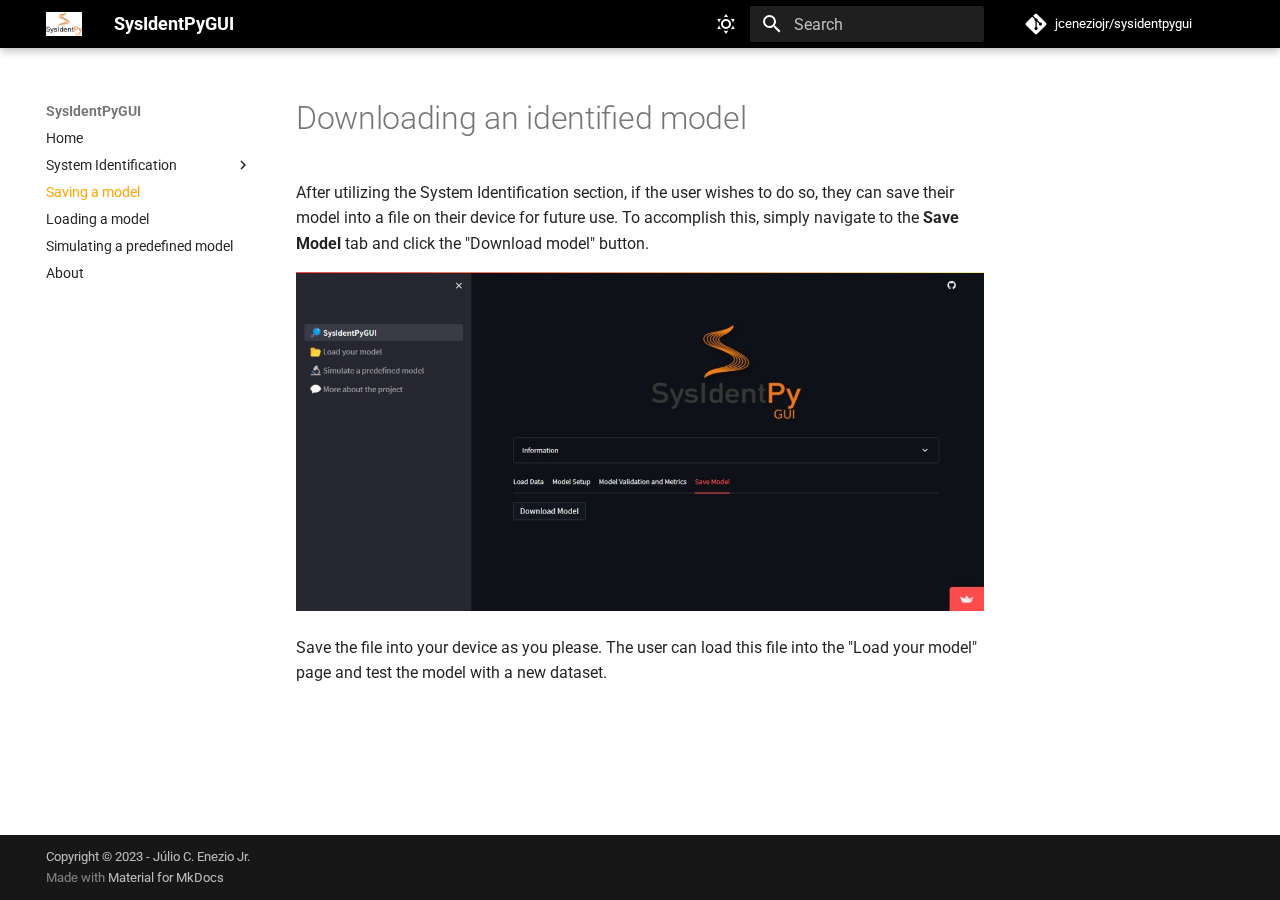
<file: downloadmodel/index.html>
<!doctype html>
<html lang="en" class="no-js">
  <head>
    
      <meta charset="utf-8">
      <meta name="viewport" content="width=device-width,initial-scale=1">
      
        <meta name="description" content="Graphical Interface for System Identification">
      
      
        <meta name="author" content="Júlio César Enezio Júnior">
      
      
      
        <link rel="prev" href="../sysidmiso/">
      
      
        <link rel="next" href="../loadmodel/">
      
      <link rel="icon" href="../img/favicon.png">
      <meta name="generator" content="mkdocs-1.4.3, mkdocs-material-9.1.15">
    
    
      
        <title>Saving a model - SysIdentPyGUI</title>
      
    
    
      <link rel="stylesheet" href="../assets/stylesheets/main.26e3688c.min.css">
      
        
        <link rel="stylesheet" href="../assets/stylesheets/palette.ecc896b0.min.css">
      
      

    
    
    
      
        
        
        <link rel="preconnect" href="https://fonts.gstatic.com" crossorigin>
        <link rel="stylesheet" href="https://fonts.googleapis.com/css?family=Roboto:300,300i,400,400i,700,700i%7CRoboto+Mono:400,400i,700,700i&display=fallback">
        <style>:root{--md-text-font:"Roboto";--md-code-font:"Roboto Mono"}</style>
      
    
    
      <link rel="stylesheet" href="../stylesheets/extra.css">
    
    <script>__md_scope=new URL("..",location),__md_hash=e=>[...e].reduce((e,_)=>(e<<5)-e+_.charCodeAt(0),0),__md_get=(e,_=localStorage,t=__md_scope)=>JSON.parse(_.getItem(t.pathname+"."+e)),__md_set=(e,_,t=localStorage,a=__md_scope)=>{try{t.setItem(a.pathname+"."+e,JSON.stringify(_))}catch(e){}}</script>
    
      

    
    
    
  </head>
  
  
    
    
      
    
    
    
    
    <body dir="ltr" data-md-color-scheme="default" data-md-color-primary="black" data-md-color-accent="brown">
  
    
    
      <script>var palette=__md_get("__palette");if(palette&&"object"==typeof palette.color)for(var key of Object.keys(palette.color))document.body.setAttribute("data-md-color-"+key,palette.color[key])</script>
    
    <input class="md-toggle" data-md-toggle="drawer" type="checkbox" id="__drawer" autocomplete="off">
    <input class="md-toggle" data-md-toggle="search" type="checkbox" id="__search" autocomplete="off">
    <label class="md-overlay" for="__drawer"></label>
    <div data-md-component="skip">
      
        
        <a href="#downloading-an-identified-model" class="md-skip">
          Skip to content
        </a>
      
    </div>
    <div data-md-component="announce">
      
    </div>
    
    
      

  

<header class="md-header md-header--shadow" data-md-component="header">
  <nav class="md-header__inner md-grid" aria-label="Header">
    <a href=".." title="SysIdentPyGUI" class="md-header__button md-logo" aria-label="SysIdentPyGUI" data-md-component="logo">
      
  <img src="../img/logo_white.png" alt="logo">

    </a>
    <label class="md-header__button md-icon" for="__drawer">
      <svg xmlns="http://www.w3.org/2000/svg" viewBox="0 0 24 24"><path d="M3 6h18v2H3V6m0 5h18v2H3v-2m0 5h18v2H3v-2Z"/></svg>
    </label>
    <div class="md-header__title" data-md-component="header-title">
      <div class="md-header__ellipsis">
        <div class="md-header__topic">
          <span class="md-ellipsis">
            SysIdentPyGUI
          </span>
        </div>
        <div class="md-header__topic" data-md-component="header-topic">
          <span class="md-ellipsis">
            
              Saving a model
            
          </span>
        </div>
      </div>
    </div>
    
      
        <form class="md-header__option" data-md-component="palette">
          
            
            
            
            <input class="md-option" data-md-color-media="" data-md-color-scheme="default" data-md-color-primary="black" data-md-color-accent="brown"  aria-label="Switch to dark mode"  type="radio" name="__palette" id="__palette_1">
            
              <label class="md-header__button md-icon" title="Switch to dark mode" for="__palette_2" hidden>
                <svg xmlns="http://www.w3.org/2000/svg" viewBox="0 0 24 24"><path d="M12 7a5 5 0 0 1 5 5 5 5 0 0 1-5 5 5 5 0 0 1-5-5 5 5 0 0 1 5-5m0 2a3 3 0 0 0-3 3 3 3 0 0 0 3 3 3 3 0 0 0 3-3 3 3 0 0 0-3-3m0-7 2.39 3.42C13.65 5.15 12.84 5 12 5c-.84 0-1.65.15-2.39.42L12 2M3.34 7l4.16-.35A7.2 7.2 0 0 0 5.94 8.5c-.44.74-.69 1.5-.83 2.29L3.34 7m.02 10 1.76-3.77a7.131 7.131 0 0 0 2.38 4.14L3.36 17M20.65 7l-1.77 3.79a7.023 7.023 0 0 0-2.38-4.15l4.15.36m-.01 10-4.14.36c.59-.51 1.12-1.14 1.54-1.86.42-.73.69-1.5.83-2.29L20.64 17M12 22l-2.41-3.44c.74.27 1.55.44 2.41.44.82 0 1.63-.17 2.37-.44L12 22Z"/></svg>
              </label>
            
          
            
            
            
            <input class="md-option" data-md-color-media="" data-md-color-scheme="slate" data-md-color-primary="black" data-md-color-accent="brown"  aria-label="Switch to light mode"  type="radio" name="__palette" id="__palette_2">
            
              <label class="md-header__button md-icon" title="Switch to light mode" for="__palette_1" hidden>
                <svg xmlns="http://www.w3.org/2000/svg" viewBox="0 0 24 24"><path d="m17.75 4.09-2.53 1.94.91 3.06-2.63-1.81-2.63 1.81.91-3.06-2.53-1.94L12.44 4l1.06-3 1.06 3 3.19.09m3.5 6.91-1.64 1.25.59 1.98-1.7-1.17-1.7 1.17.59-1.98L15.75 11l2.06-.05L18.5 9l.69 1.95 2.06.05m-2.28 4.95c.83-.08 1.72 1.1 1.19 1.85-.32.45-.66.87-1.08 1.27C15.17 23 8.84 23 4.94 19.07c-3.91-3.9-3.91-10.24 0-14.14.4-.4.82-.76 1.27-1.08.75-.53 1.93.36 1.85 1.19-.27 2.86.69 5.83 2.89 8.02a9.96 9.96 0 0 0 8.02 2.89m-1.64 2.02a12.08 12.08 0 0 1-7.8-3.47c-2.17-2.19-3.33-5-3.49-7.82-2.81 3.14-2.7 7.96.31 10.98 3.02 3.01 7.84 3.12 10.98.31Z"/></svg>
              </label>
            
          
        </form>
      
    
    
    
      <label class="md-header__button md-icon" for="__search">
        <svg xmlns="http://www.w3.org/2000/svg" viewBox="0 0 24 24"><path d="M9.5 3A6.5 6.5 0 0 1 16 9.5c0 1.61-.59 3.09-1.56 4.23l.27.27h.79l5 5-1.5 1.5-5-5v-.79l-.27-.27A6.516 6.516 0 0 1 9.5 16 6.5 6.5 0 0 1 3 9.5 6.5 6.5 0 0 1 9.5 3m0 2C7 5 5 7 5 9.5S7 14 9.5 14 14 12 14 9.5 12 5 9.5 5Z"/></svg>
      </label>
      <div class="md-search" data-md-component="search" role="dialog">
  <label class="md-search__overlay" for="__search"></label>
  <div class="md-search__inner" role="search">
    <form class="md-search__form" name="search">
      <input type="text" class="md-search__input" name="query" aria-label="Search" placeholder="Search" autocapitalize="off" autocorrect="off" autocomplete="off" spellcheck="false" data-md-component="search-query" required>
      <label class="md-search__icon md-icon" for="__search">
        <svg xmlns="http://www.w3.org/2000/svg" viewBox="0 0 24 24"><path d="M9.5 3A6.5 6.5 0 0 1 16 9.5c0 1.61-.59 3.09-1.56 4.23l.27.27h.79l5 5-1.5 1.5-5-5v-.79l-.27-.27A6.516 6.516 0 0 1 9.5 16 6.5 6.5 0 0 1 3 9.5 6.5 6.5 0 0 1 9.5 3m0 2C7 5 5 7 5 9.5S7 14 9.5 14 14 12 14 9.5 12 5 9.5 5Z"/></svg>
        <svg xmlns="http://www.w3.org/2000/svg" viewBox="0 0 24 24"><path d="M20 11v2H8l5.5 5.5-1.42 1.42L4.16 12l7.92-7.92L13.5 5.5 8 11h12Z"/></svg>
      </label>
      <nav class="md-search__options" aria-label="Search">
        
        <button type="reset" class="md-search__icon md-icon" title="Clear" aria-label="Clear" tabindex="-1">
          <svg xmlns="http://www.w3.org/2000/svg" viewBox="0 0 24 24"><path d="M19 6.41 17.59 5 12 10.59 6.41 5 5 6.41 10.59 12 5 17.59 6.41 19 12 13.41 17.59 19 19 17.59 13.41 12 19 6.41Z"/></svg>
        </button>
      </nav>
      
    </form>
    <div class="md-search__output">
      <div class="md-search__scrollwrap" data-md-scrollfix>
        <div class="md-search-result" data-md-component="search-result">
          <div class="md-search-result__meta">
            Initializing search
          </div>
          <ol class="md-search-result__list" role="presentation"></ol>
        </div>
      </div>
    </div>
  </div>
</div>
    
    
      <div class="md-header__source">
        <a href="https://github.com/jceneziojr/sysidentpygui" title="Go to repository" class="md-source" data-md-component="source">
  <div class="md-source__icon md-icon">
    
    <svg xmlns="http://www.w3.org/2000/svg" viewBox="0 0 448 512"><!--! Font Awesome Free 6.4.0 by @fontawesome - https://fontawesome.com License - https://fontawesome.com/license/free (Icons: CC BY 4.0, Fonts: SIL OFL 1.1, Code: MIT License) Copyright 2023 Fonticons, Inc.--><path d="M439.55 236.05 244 40.45a28.87 28.87 0 0 0-40.81 0l-40.66 40.63 51.52 51.52c27.06-9.14 52.68 16.77 43.39 43.68l49.66 49.66c34.23-11.8 61.18 31 35.47 56.69-26.49 26.49-70.21-2.87-56-37.34L240.22 199v121.85c25.3 12.54 22.26 41.85 9.08 55a34.34 34.34 0 0 1-48.55 0c-17.57-17.6-11.07-46.91 11.25-56v-123c-20.8-8.51-24.6-30.74-18.64-45L142.57 101 8.45 235.14a28.86 28.86 0 0 0 0 40.81l195.61 195.6a28.86 28.86 0 0 0 40.8 0l194.69-194.69a28.86 28.86 0 0 0 0-40.81z"/></svg>
  </div>
  <div class="md-source__repository">
    jceneziojr/sysidentpygui
  </div>
</a>
      </div>
    
  </nav>
  
</header>
    
    <div class="md-container" data-md-component="container">
      
      
        
          
        
      
      <main class="md-main" data-md-component="main">
        <div class="md-main__inner md-grid">
          
            
              
              <div class="md-sidebar md-sidebar--primary" data-md-component="sidebar" data-md-type="navigation" >
                <div class="md-sidebar__scrollwrap">
                  <div class="md-sidebar__inner">
                    


<nav class="md-nav md-nav--primary" aria-label="Navigation" data-md-level="0">
  <label class="md-nav__title" for="__drawer">
    <a href=".." title="SysIdentPyGUI" class="md-nav__button md-logo" aria-label="SysIdentPyGUI" data-md-component="logo">
      
  <img src="../img/logo_white.png" alt="logo">

    </a>
    SysIdentPyGUI
  </label>
  
    <div class="md-nav__source">
      <a href="https://github.com/jceneziojr/sysidentpygui" title="Go to repository" class="md-source" data-md-component="source">
  <div class="md-source__icon md-icon">
    
    <svg xmlns="http://www.w3.org/2000/svg" viewBox="0 0 448 512"><!--! Font Awesome Free 6.4.0 by @fontawesome - https://fontawesome.com License - https://fontawesome.com/license/free (Icons: CC BY 4.0, Fonts: SIL OFL 1.1, Code: MIT License) Copyright 2023 Fonticons, Inc.--><path d="M439.55 236.05 244 40.45a28.87 28.87 0 0 0-40.81 0l-40.66 40.63 51.52 51.52c27.06-9.14 52.68 16.77 43.39 43.68l49.66 49.66c34.23-11.8 61.18 31 35.47 56.69-26.49 26.49-70.21-2.87-56-37.34L240.22 199v121.85c25.3 12.54 22.26 41.85 9.08 55a34.34 34.34 0 0 1-48.55 0c-17.57-17.6-11.07-46.91 11.25-56v-123c-20.8-8.51-24.6-30.74-18.64-45L142.57 101 8.45 235.14a28.86 28.86 0 0 0 0 40.81l195.61 195.6a28.86 28.86 0 0 0 40.8 0l194.69-194.69a28.86 28.86 0 0 0 0-40.81z"/></svg>
  </div>
  <div class="md-source__repository">
    jceneziojr/sysidentpygui
  </div>
</a>
    </div>
  
  <ul class="md-nav__list" data-md-scrollfix>
    
      
      
      

  
  
  
    <li class="md-nav__item">
      <a href=".." class="md-nav__link">
        Home
      </a>
    </li>
  

    
      
      
      

  
  
  
    
    <li class="md-nav__item md-nav__item--nested">
      
      
      
      
      <input class="md-nav__toggle md-toggle " type="checkbox" id="__nav_2" >
      
      
      
        <label class="md-nav__link" for="__nav_2" id="__nav_2_label" tabindex="0">
          System Identification
          <span class="md-nav__icon md-icon"></span>
        </label>
      
      <nav class="md-nav" data-md-level="1" aria-labelledby="__nav_2_label" aria-expanded="false">
        <label class="md-nav__title" for="__nav_2">
          <span class="md-nav__icon md-icon"></span>
          System Identification
        </label>
        <ul class="md-nav__list" data-md-scrollfix>
          
            
              
  
  
  
    <li class="md-nav__item">
      <a href="../sysidsiso/" class="md-nav__link">
        SISO
      </a>
    </li>
  

            
          
            
              
  
  
  
    <li class="md-nav__item">
      <a href="../sysidmiso/" class="md-nav__link">
        MISO
      </a>
    </li>
  

            
          
        </ul>
      </nav>
    </li>
  

    
      
      
      

  
  
    
  
  
    <li class="md-nav__item md-nav__item--active">
      
      <input class="md-nav__toggle md-toggle" type="checkbox" id="__toc">
      
      
        
      
      
      <a href="./" class="md-nav__link md-nav__link--active">
        Saving a model
      </a>
      
    </li>
  

    
      
      
      

  
  
  
    <li class="md-nav__item">
      <a href="../loadmodel/" class="md-nav__link">
        Loading a model
      </a>
    </li>
  

    
      
      
      

  
  
  
    <li class="md-nav__item">
      <a href="../simu/" class="md-nav__link">
        Simulating a predefined model
      </a>
    </li>
  

    
      
      
      

  
  
  
    <li class="md-nav__item">
      <a href="../about/" class="md-nav__link">
        About
      </a>
    </li>
  

    
  </ul>
</nav>
                  </div>
                </div>
              </div>
            
            
              
              <div class="md-sidebar md-sidebar--secondary" data-md-component="sidebar" data-md-type="toc" >
                <div class="md-sidebar__scrollwrap">
                  <div class="md-sidebar__inner">
                    

<nav class="md-nav md-nav--secondary" aria-label="Table of contents">
  
  
  
    
  
  
</nav>
                  </div>
                </div>
              </div>
            
          
          
            <div class="md-content" data-md-component="content">
              <article class="md-content__inner md-typeset">
                
                  

  
  


<h1 id="downloading-an-identified-model">Downloading an identified model</h1>
<p>After utilizing the System Identification section, if the user wishes to do so, they can save their model into a file on their device for future use. To accomplish this, simply navigate to the <strong>Save Model</strong> tab and click the "Download model" button.</p>
<p><img alt="" src="../img/22.jpeg" /></p>
<p>Save the file into your device as you please. The user can load this file into the "Load your model" page and test the model with a new dataset.</p>





                
              </article>
            </div>
          
          
        </div>
        
      </main>
      
        <footer class="md-footer">
  
  <div class="md-footer-meta md-typeset">
    <div class="md-footer-meta__inner md-grid">
      <div class="md-copyright">
  
    <div class="md-copyright__highlight">
      Copyright &copy; 2023 - Júlio C. Enezio Jr.
    </div>
  
  
    Made with
    <a href="https://squidfunk.github.io/mkdocs-material/" target="_blank" rel="noopener">
      Material for MkDocs
    </a>
  
</div>
      
    </div>
  </div>
</footer>
      
    </div>
    <div class="md-dialog" data-md-component="dialog">
      <div class="md-dialog__inner md-typeset"></div>
    </div>
    
    <script id="__config" type="application/json">{"base": "..", "features": [], "search": "../assets/javascripts/workers/search.208ed371.min.js", "translations": {"clipboard.copied": "Copied to clipboard", "clipboard.copy": "Copy to clipboard", "search.result.more.one": "1 more on this page", "search.result.more.other": "# more on this page", "search.result.none": "No matching documents", "search.result.one": "1 matching document", "search.result.other": "# matching documents", "search.result.placeholder": "Type to start searching", "search.result.term.missing": "Missing", "select.version": "Select version"}}</script>
    
    
      <script src="../assets/javascripts/bundle.b4d07000.min.js"></script>
      
    
  </body>
</html>
</file>
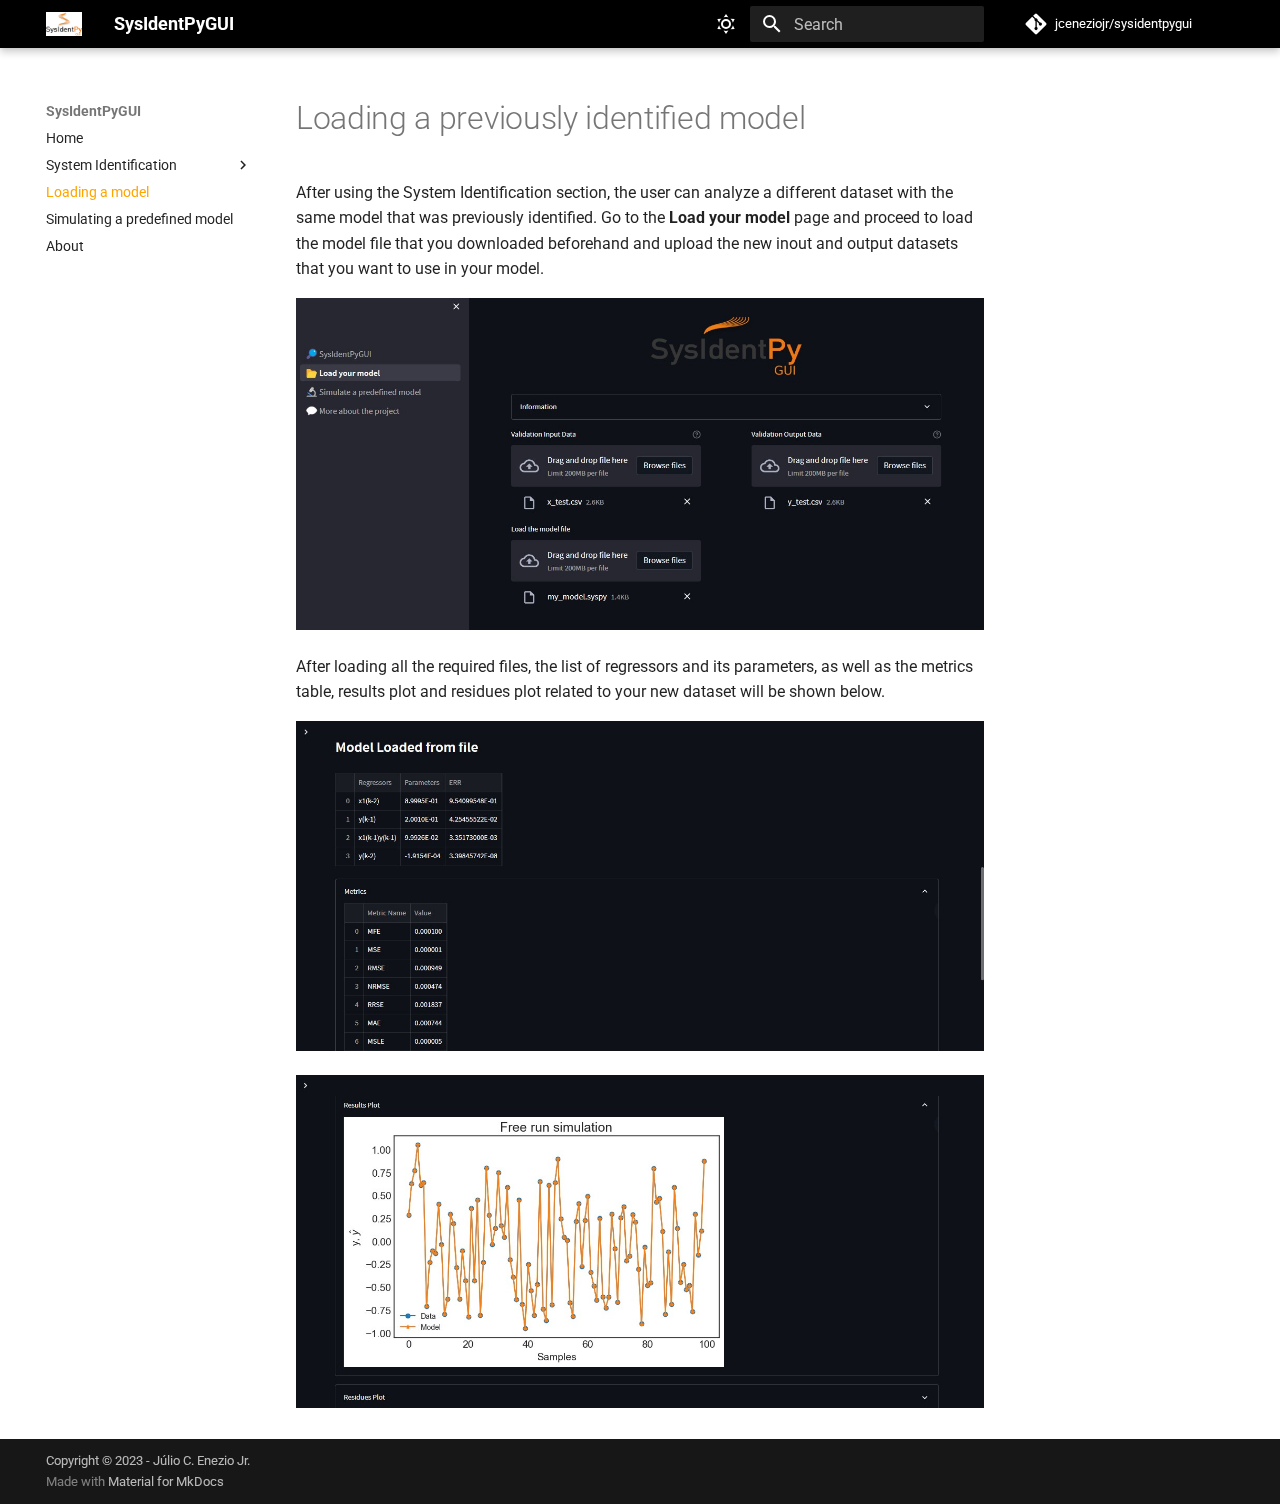
<file: loadmodel/index.html>
<!doctype html>
<html lang="en" class="no-js">
  <head>
    
      <meta charset="utf-8">
      <meta name="viewport" content="width=device-width,initial-scale=1">
      
        <meta name="description" content="Graphical Interface for System Identification">
      
      
        <meta name="author" content="Júlio César Enezio Júnior">
      
      
      
        <link rel="prev" href="../sysidmiso/">
      
      
        <link rel="next" href="../simu/">
      
      <link rel="icon" href="../img/favicon.png">
      <meta name="generator" content="mkdocs-1.4.3, mkdocs-material-9.1.15">
    
    
      
        <title>Loading a model - SysIdentPyGUI</title>
      
    
    
      <link rel="stylesheet" href="../assets/stylesheets/main.26e3688c.min.css">
      
        
        <link rel="stylesheet" href="../assets/stylesheets/palette.ecc896b0.min.css">
      
      

    
    
    
      
        
        
        <link rel="preconnect" href="https://fonts.gstatic.com" crossorigin>
        <link rel="stylesheet" href="https://fonts.googleapis.com/css?family=Roboto:300,300i,400,400i,700,700i%7CRoboto+Mono:400,400i,700,700i&display=fallback">
        <style>:root{--md-text-font:"Roboto";--md-code-font:"Roboto Mono"}</style>
      
    
    
      <link rel="stylesheet" href="../stylesheets/extra.css">
    
    <script>__md_scope=new URL("..",location),__md_hash=e=>[...e].reduce((e,_)=>(e<<5)-e+_.charCodeAt(0),0),__md_get=(e,_=localStorage,t=__md_scope)=>JSON.parse(_.getItem(t.pathname+"."+e)),__md_set=(e,_,t=localStorage,a=__md_scope)=>{try{t.setItem(a.pathname+"."+e,JSON.stringify(_))}catch(e){}}</script>
    
      

    
    
    
  </head>
  
  
    
    
      
    
    
    
    
    <body dir="ltr" data-md-color-scheme="default" data-md-color-primary="black" data-md-color-accent="brown">
  
    
    
      <script>var palette=__md_get("__palette");if(palette&&"object"==typeof palette.color)for(var key of Object.keys(palette.color))document.body.setAttribute("data-md-color-"+key,palette.color[key])</script>
    
    <input class="md-toggle" data-md-toggle="drawer" type="checkbox" id="__drawer" autocomplete="off">
    <input class="md-toggle" data-md-toggle="search" type="checkbox" id="__search" autocomplete="off">
    <label class="md-overlay" for="__drawer"></label>
    <div data-md-component="skip">
      
        
        <a href="#loading-a-previously-identified-model" class="md-skip">
          Skip to content
        </a>
      
    </div>
    <div data-md-component="announce">
      
    </div>
    
    
      

  

<header class="md-header md-header--shadow" data-md-component="header">
  <nav class="md-header__inner md-grid" aria-label="Header">
    <a href=".." title="SysIdentPyGUI" class="md-header__button md-logo" aria-label="SysIdentPyGUI" data-md-component="logo">
      
  <img src="../img/logo_white.png" alt="logo">

    </a>
    <label class="md-header__button md-icon" for="__drawer">
      <svg xmlns="http://www.w3.org/2000/svg" viewBox="0 0 24 24"><path d="M3 6h18v2H3V6m0 5h18v2H3v-2m0 5h18v2H3v-2Z"/></svg>
    </label>
    <div class="md-header__title" data-md-component="header-title">
      <div class="md-header__ellipsis">
        <div class="md-header__topic">
          <span class="md-ellipsis">
            SysIdentPyGUI
          </span>
        </div>
        <div class="md-header__topic" data-md-component="header-topic">
          <span class="md-ellipsis">
            
              Loading a model
            
          </span>
        </div>
      </div>
    </div>
    
      
        <form class="md-header__option" data-md-component="palette">
          
            
            
            
            <input class="md-option" data-md-color-media="" data-md-color-scheme="default" data-md-color-primary="black" data-md-color-accent="brown"  aria-label="Switch to dark mode"  type="radio" name="__palette" id="__palette_1">
            
              <label class="md-header__button md-icon" title="Switch to dark mode" for="__palette_2" hidden>
                <svg xmlns="http://www.w3.org/2000/svg" viewBox="0 0 24 24"><path d="M12 7a5 5 0 0 1 5 5 5 5 0 0 1-5 5 5 5 0 0 1-5-5 5 5 0 0 1 5-5m0 2a3 3 0 0 0-3 3 3 3 0 0 0 3 3 3 3 0 0 0 3-3 3 3 0 0 0-3-3m0-7 2.39 3.42C13.65 5.15 12.84 5 12 5c-.84 0-1.65.15-2.39.42L12 2M3.34 7l4.16-.35A7.2 7.2 0 0 0 5.94 8.5c-.44.74-.69 1.5-.83 2.29L3.34 7m.02 10 1.76-3.77a7.131 7.131 0 0 0 2.38 4.14L3.36 17M20.65 7l-1.77 3.79a7.023 7.023 0 0 0-2.38-4.15l4.15.36m-.01 10-4.14.36c.59-.51 1.12-1.14 1.54-1.86.42-.73.69-1.5.83-2.29L20.64 17M12 22l-2.41-3.44c.74.27 1.55.44 2.41.44.82 0 1.63-.17 2.37-.44L12 22Z"/></svg>
              </label>
            
          
            
            
            
            <input class="md-option" data-md-color-media="" data-md-color-scheme="slate" data-md-color-primary="black" data-md-color-accent="brown"  aria-label="Switch to light mode"  type="radio" name="__palette" id="__palette_2">
            
              <label class="md-header__button md-icon" title="Switch to light mode" for="__palette_1" hidden>
                <svg xmlns="http://www.w3.org/2000/svg" viewBox="0 0 24 24"><path d="m17.75 4.09-2.53 1.94.91 3.06-2.63-1.81-2.63 1.81.91-3.06-2.53-1.94L12.44 4l1.06-3 1.06 3 3.19.09m3.5 6.91-1.64 1.25.59 1.98-1.7-1.17-1.7 1.17.59-1.98L15.75 11l2.06-.05L18.5 9l.69 1.95 2.06.05m-2.28 4.95c.83-.08 1.72 1.1 1.19 1.85-.32.45-.66.87-1.08 1.27C15.17 23 8.84 23 4.94 19.07c-3.91-3.9-3.91-10.24 0-14.14.4-.4.82-.76 1.27-1.08.75-.53 1.93.36 1.85 1.19-.27 2.86.69 5.83 2.89 8.02a9.96 9.96 0 0 0 8.02 2.89m-1.64 2.02a12.08 12.08 0 0 1-7.8-3.47c-2.17-2.19-3.33-5-3.49-7.82-2.81 3.14-2.7 7.96.31 10.98 3.02 3.01 7.84 3.12 10.98.31Z"/></svg>
              </label>
            
          
        </form>
      
    
    
    
      <label class="md-header__button md-icon" for="__search">
        <svg xmlns="http://www.w3.org/2000/svg" viewBox="0 0 24 24"><path d="M9.5 3A6.5 6.5 0 0 1 16 9.5c0 1.61-.59 3.09-1.56 4.23l.27.27h.79l5 5-1.5 1.5-5-5v-.79l-.27-.27A6.516 6.516 0 0 1 9.5 16 6.5 6.5 0 0 1 3 9.5 6.5 6.5 0 0 1 9.5 3m0 2C7 5 5 7 5 9.5S7 14 9.5 14 14 12 14 9.5 12 5 9.5 5Z"/></svg>
      </label>
      <div class="md-search" data-md-component="search" role="dialog">
  <label class="md-search__overlay" for="__search"></label>
  <div class="md-search__inner" role="search">
    <form class="md-search__form" name="search">
      <input type="text" class="md-search__input" name="query" aria-label="Search" placeholder="Search" autocapitalize="off" autocorrect="off" autocomplete="off" spellcheck="false" data-md-component="search-query" required>
      <label class="md-search__icon md-icon" for="__search">
        <svg xmlns="http://www.w3.org/2000/svg" viewBox="0 0 24 24"><path d="M9.5 3A6.5 6.5 0 0 1 16 9.5c0 1.61-.59 3.09-1.56 4.23l.27.27h.79l5 5-1.5 1.5-5-5v-.79l-.27-.27A6.516 6.516 0 0 1 9.5 16 6.5 6.5 0 0 1 3 9.5 6.5 6.5 0 0 1 9.5 3m0 2C7 5 5 7 5 9.5S7 14 9.5 14 14 12 14 9.5 12 5 9.5 5Z"/></svg>
        <svg xmlns="http://www.w3.org/2000/svg" viewBox="0 0 24 24"><path d="M20 11v2H8l5.5 5.5-1.42 1.42L4.16 12l7.92-7.92L13.5 5.5 8 11h12Z"/></svg>
      </label>
      <nav class="md-search__options" aria-label="Search">
        
        <button type="reset" class="md-search__icon md-icon" title="Clear" aria-label="Clear" tabindex="-1">
          <svg xmlns="http://www.w3.org/2000/svg" viewBox="0 0 24 24"><path d="M19 6.41 17.59 5 12 10.59 6.41 5 5 6.41 10.59 12 5 17.59 6.41 19 12 13.41 17.59 19 19 17.59 13.41 12 19 6.41Z"/></svg>
        </button>
      </nav>
      
    </form>
    <div class="md-search__output">
      <div class="md-search__scrollwrap" data-md-scrollfix>
        <div class="md-search-result" data-md-component="search-result">
          <div class="md-search-result__meta">
            Initializing search
          </div>
          <ol class="md-search-result__list" role="presentation"></ol>
        </div>
      </div>
    </div>
  </div>
</div>
    
    
      <div class="md-header__source">
        <a href="https://github.com/jceneziojr/sysidentpygui" title="Go to repository" class="md-source" data-md-component="source">
  <div class="md-source__icon md-icon">
    
    <svg xmlns="http://www.w3.org/2000/svg" viewBox="0 0 448 512"><!--! Font Awesome Free 6.4.0 by @fontawesome - https://fontawesome.com License - https://fontawesome.com/license/free (Icons: CC BY 4.0, Fonts: SIL OFL 1.1, Code: MIT License) Copyright 2023 Fonticons, Inc.--><path d="M439.55 236.05 244 40.45a28.87 28.87 0 0 0-40.81 0l-40.66 40.63 51.52 51.52c27.06-9.14 52.68 16.77 43.39 43.68l49.66 49.66c34.23-11.8 61.18 31 35.47 56.69-26.49 26.49-70.21-2.87-56-37.34L240.22 199v121.85c25.3 12.54 22.26 41.85 9.08 55a34.34 34.34 0 0 1-48.55 0c-17.57-17.6-11.07-46.91 11.25-56v-123c-20.8-8.51-24.6-30.74-18.64-45L142.57 101 8.45 235.14a28.86 28.86 0 0 0 0 40.81l195.61 195.6a28.86 28.86 0 0 0 40.8 0l194.69-194.69a28.86 28.86 0 0 0 0-40.81z"/></svg>
  </div>
  <div class="md-source__repository">
    jceneziojr/sysidentpygui
  </div>
</a>
      </div>
    
  </nav>
  
</header>
    
    <div class="md-container" data-md-component="container">
      
      
        
          
        
      
      <main class="md-main" data-md-component="main">
        <div class="md-main__inner md-grid">
          
            
              
              <div class="md-sidebar md-sidebar--primary" data-md-component="sidebar" data-md-type="navigation" >
                <div class="md-sidebar__scrollwrap">
                  <div class="md-sidebar__inner">
                    


<nav class="md-nav md-nav--primary" aria-label="Navigation" data-md-level="0">
  <label class="md-nav__title" for="__drawer">
    <a href=".." title="SysIdentPyGUI" class="md-nav__button md-logo" aria-label="SysIdentPyGUI" data-md-component="logo">
      
  <img src="../img/logo_white.png" alt="logo">

    </a>
    SysIdentPyGUI
  </label>
  
    <div class="md-nav__source">
      <a href="https://github.com/jceneziojr/sysidentpygui" title="Go to repository" class="md-source" data-md-component="source">
  <div class="md-source__icon md-icon">
    
    <svg xmlns="http://www.w3.org/2000/svg" viewBox="0 0 448 512"><!--! Font Awesome Free 6.4.0 by @fontawesome - https://fontawesome.com License - https://fontawesome.com/license/free (Icons: CC BY 4.0, Fonts: SIL OFL 1.1, Code: MIT License) Copyright 2023 Fonticons, Inc.--><path d="M439.55 236.05 244 40.45a28.87 28.87 0 0 0-40.81 0l-40.66 40.63 51.52 51.52c27.06-9.14 52.68 16.77 43.39 43.68l49.66 49.66c34.23-11.8 61.18 31 35.47 56.69-26.49 26.49-70.21-2.87-56-37.34L240.22 199v121.85c25.3 12.54 22.26 41.85 9.08 55a34.34 34.34 0 0 1-48.55 0c-17.57-17.6-11.07-46.91 11.25-56v-123c-20.8-8.51-24.6-30.74-18.64-45L142.57 101 8.45 235.14a28.86 28.86 0 0 0 0 40.81l195.61 195.6a28.86 28.86 0 0 0 40.8 0l194.69-194.69a28.86 28.86 0 0 0 0-40.81z"/></svg>
  </div>
  <div class="md-source__repository">
    jceneziojr/sysidentpygui
  </div>
</a>
    </div>
  
  <ul class="md-nav__list" data-md-scrollfix>
    
      
      
      

  
  
  
    <li class="md-nav__item">
      <a href=".." class="md-nav__link">
        Home
      </a>
    </li>
  

    
      
      
      

  
  
  
    
    <li class="md-nav__item md-nav__item--nested">
      
      
      
      
      <input class="md-nav__toggle md-toggle " type="checkbox" id="__nav_2" >
      
      
      
        <label class="md-nav__link" for="__nav_2" id="__nav_2_label" tabindex="0">
          System Identification
          <span class="md-nav__icon md-icon"></span>
        </label>
      
      <nav class="md-nav" data-md-level="1" aria-labelledby="__nav_2_label" aria-expanded="false">
        <label class="md-nav__title" for="__nav_2">
          <span class="md-nav__icon md-icon"></span>
          System Identification
        </label>
        <ul class="md-nav__list" data-md-scrollfix>
          
            
              
  
  
  
    <li class="md-nav__item">
      <a href="../sysidsiso/" class="md-nav__link">
        SISO
      </a>
    </li>
  

            
          
            
              
  
  
  
    <li class="md-nav__item">
      <a href="../sysidmiso/" class="md-nav__link">
        MISO
      </a>
    </li>
  

            
          
        </ul>
      </nav>
    </li>
  

    
      
      
      

  
  
    
  
  
    <li class="md-nav__item md-nav__item--active">
      
      <input class="md-nav__toggle md-toggle" type="checkbox" id="__toc">
      
      
        
      
      
      <a href="./" class="md-nav__link md-nav__link--active">
        Loading a model
      </a>
      
    </li>
  

    
      
      
      

  
  
  
    <li class="md-nav__item">
      <a href="../simu/" class="md-nav__link">
        Simulating a predefined model
      </a>
    </li>
  

    
      
      
      

  
  
  
    <li class="md-nav__item">
      <a href="../about/" class="md-nav__link">
        About
      </a>
    </li>
  

    
  </ul>
</nav>
                  </div>
                </div>
              </div>
            
            
              
              <div class="md-sidebar md-sidebar--secondary" data-md-component="sidebar" data-md-type="toc" >
                <div class="md-sidebar__scrollwrap">
                  <div class="md-sidebar__inner">
                    

<nav class="md-nav md-nav--secondary" aria-label="Table of contents">
  
  
  
    
  
  
</nav>
                  </div>
                </div>
              </div>
            
          
          
            <div class="md-content" data-md-component="content">
              <article class="md-content__inner md-typeset">
                
                  

  
  


<h1 id="loading-a-previously-identified-model">Loading a previously identified model</h1>
<p>After using the System Identification section, the user can analyze a different dataset with the same model that was previously identified. Go to the <strong>Load your model</strong> page and proceed to load the model file that you downloaded beforehand and upload the new inout and output datasets that you want to use in your model.</p>
<p><img alt="" src="../img/14.jpg" /></p>
<p>After loading all the required files, the list of regressors and its parameters, as well as the metrics table, results plot and residues plot related to your new dataset will be shown below.</p>
<p><img alt="" src="../img/15.jpg" /></p>
<p><img alt="" src="../img/16.jpg" /></p>





                
              </article>
            </div>
          
          
        </div>
        
      </main>
      
        <footer class="md-footer">
  
  <div class="md-footer-meta md-typeset">
    <div class="md-footer-meta__inner md-grid">
      <div class="md-copyright">
  
    <div class="md-copyright__highlight">
      Copyright &copy; 2023 - Júlio C. Enezio Jr.
    </div>
  
  
    Made with
    <a href="https://squidfunk.github.io/mkdocs-material/" target="_blank" rel="noopener">
      Material for MkDocs
    </a>
  
</div>
      
    </div>
  </div>
</footer>
      
    </div>
    <div class="md-dialog" data-md-component="dialog">
      <div class="md-dialog__inner md-typeset"></div>
    </div>
    
    <script id="__config" type="application/json">{"base": "..", "features": [], "search": "../assets/javascripts/workers/search.208ed371.min.js", "translations": {"clipboard.copied": "Copied to clipboard", "clipboard.copy": "Copy to clipboard", "search.result.more.one": "1 more on this page", "search.result.more.other": "# more on this page", "search.result.none": "No matching documents", "search.result.one": "1 matching document", "search.result.other": "# matching documents", "search.result.placeholder": "Type to start searching", "search.result.term.missing": "Missing", "select.version": "Select version"}}</script>
    
    
      <script src="../assets/javascripts/bundle.b4d07000.min.js"></script>
      
    
  </body>
</html>
</file>
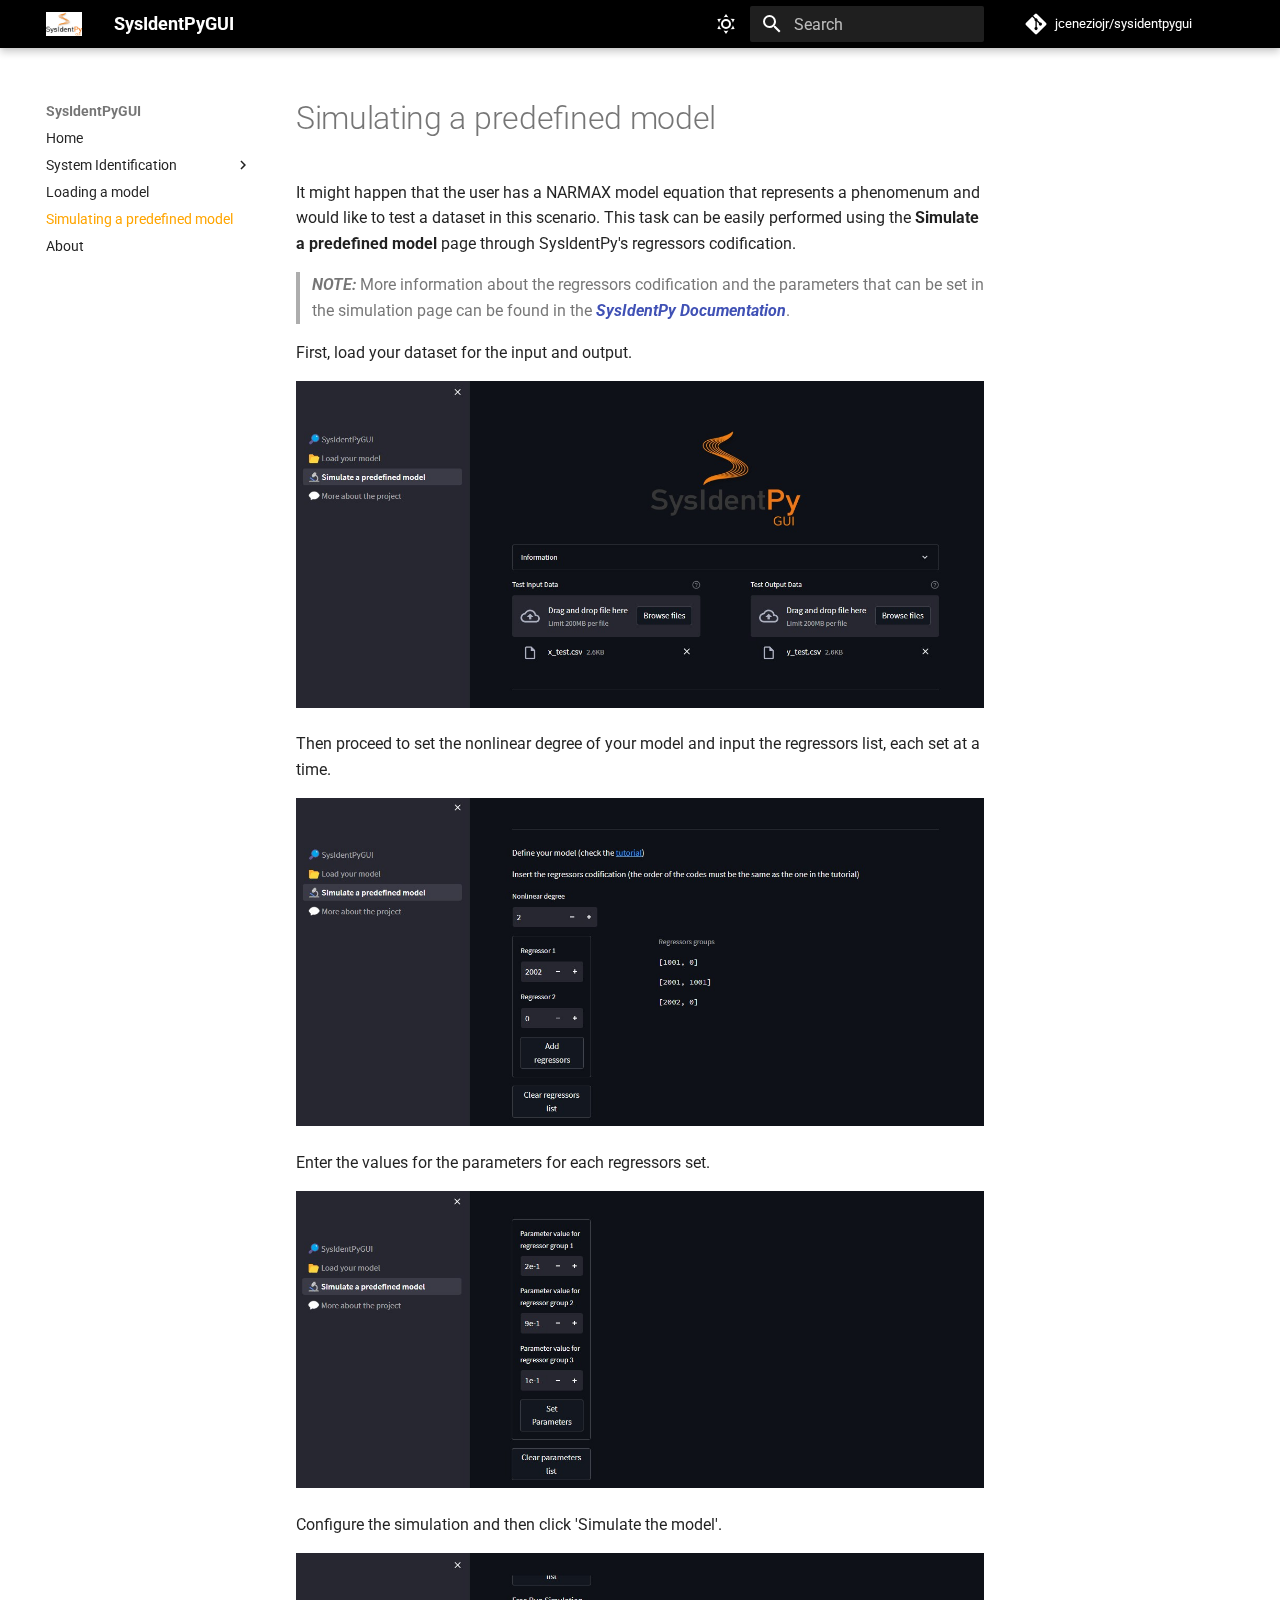
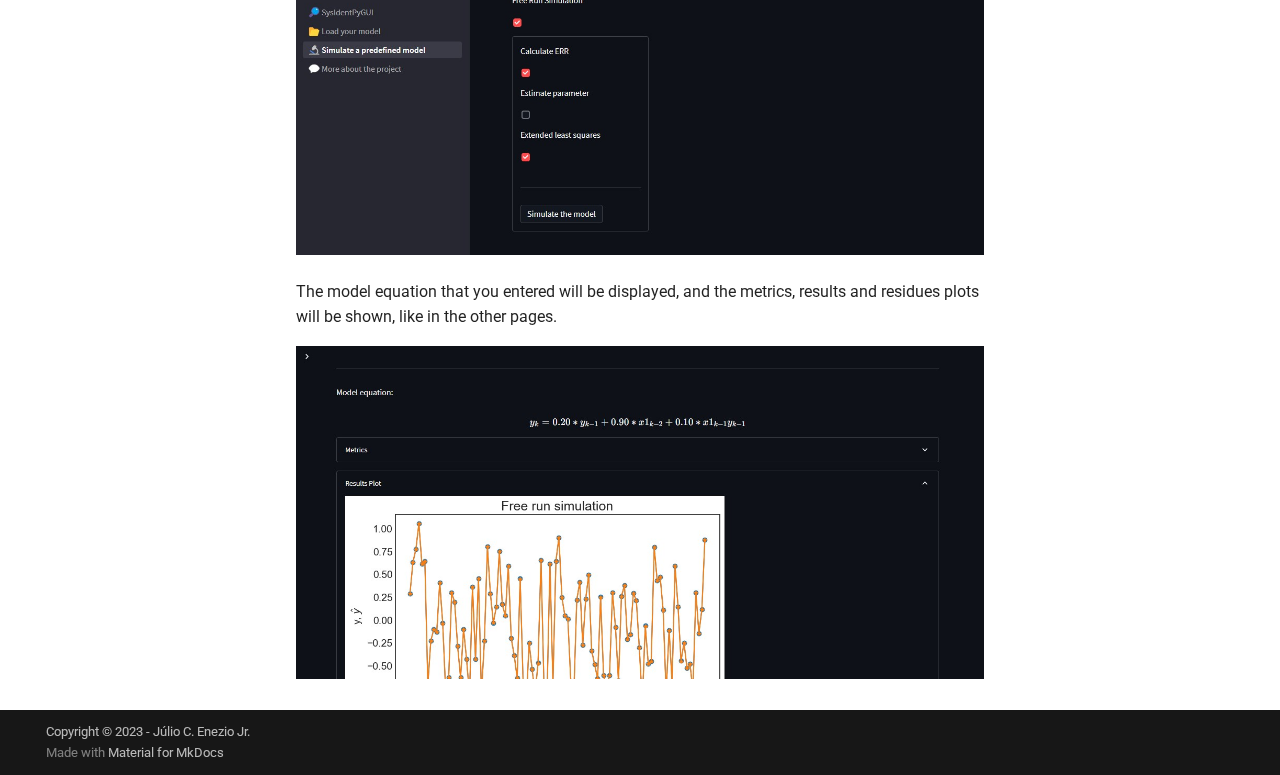
<file: simu/index.html>
<!doctype html>
<html lang="en" class="no-js">
  <head>
    
      <meta charset="utf-8">
      <meta name="viewport" content="width=device-width,initial-scale=1">
      
        <meta name="description" content="Graphical Interface for System Identification">
      
      
        <meta name="author" content="Júlio César Enezio Júnior">
      
      
      
        <link rel="prev" href="../loadmodel/">
      
      
        <link rel="next" href="../about/">
      
      <link rel="icon" href="../img/favicon.png">
      <meta name="generator" content="mkdocs-1.4.3, mkdocs-material-9.1.15">
    
    
      
        <title>Simulating a predefined model - SysIdentPyGUI</title>
      
    
    
      <link rel="stylesheet" href="../assets/stylesheets/main.26e3688c.min.css">
      
        
        <link rel="stylesheet" href="../assets/stylesheets/palette.ecc896b0.min.css">
      
      

    
    
    
      
        
        
        <link rel="preconnect" href="https://fonts.gstatic.com" crossorigin>
        <link rel="stylesheet" href="https://fonts.googleapis.com/css?family=Roboto:300,300i,400,400i,700,700i%7CRoboto+Mono:400,400i,700,700i&display=fallback">
        <style>:root{--md-text-font:"Roboto";--md-code-font:"Roboto Mono"}</style>
      
    
    
      <link rel="stylesheet" href="../stylesheets/extra.css">
    
    <script>__md_scope=new URL("..",location),__md_hash=e=>[...e].reduce((e,_)=>(e<<5)-e+_.charCodeAt(0),0),__md_get=(e,_=localStorage,t=__md_scope)=>JSON.parse(_.getItem(t.pathname+"."+e)),__md_set=(e,_,t=localStorage,a=__md_scope)=>{try{t.setItem(a.pathname+"."+e,JSON.stringify(_))}catch(e){}}</script>
    
      

    
    
    
  </head>
  
  
    
    
      
    
    
    
    
    <body dir="ltr" data-md-color-scheme="default" data-md-color-primary="black" data-md-color-accent="brown">
  
    
    
      <script>var palette=__md_get("__palette");if(palette&&"object"==typeof palette.color)for(var key of Object.keys(palette.color))document.body.setAttribute("data-md-color-"+key,palette.color[key])</script>
    
    <input class="md-toggle" data-md-toggle="drawer" type="checkbox" id="__drawer" autocomplete="off">
    <input class="md-toggle" data-md-toggle="search" type="checkbox" id="__search" autocomplete="off">
    <label class="md-overlay" for="__drawer"></label>
    <div data-md-component="skip">
      
        
        <a href="#simulating-a-predefined-model" class="md-skip">
          Skip to content
        </a>
      
    </div>
    <div data-md-component="announce">
      
    </div>
    
    
      

  

<header class="md-header md-header--shadow" data-md-component="header">
  <nav class="md-header__inner md-grid" aria-label="Header">
    <a href=".." title="SysIdentPyGUI" class="md-header__button md-logo" aria-label="SysIdentPyGUI" data-md-component="logo">
      
  <img src="../img/logo_white.png" alt="logo">

    </a>
    <label class="md-header__button md-icon" for="__drawer">
      <svg xmlns="http://www.w3.org/2000/svg" viewBox="0 0 24 24"><path d="M3 6h18v2H3V6m0 5h18v2H3v-2m0 5h18v2H3v-2Z"/></svg>
    </label>
    <div class="md-header__title" data-md-component="header-title">
      <div class="md-header__ellipsis">
        <div class="md-header__topic">
          <span class="md-ellipsis">
            SysIdentPyGUI
          </span>
        </div>
        <div class="md-header__topic" data-md-component="header-topic">
          <span class="md-ellipsis">
            
              Simulating a predefined model
            
          </span>
        </div>
      </div>
    </div>
    
      
        <form class="md-header__option" data-md-component="palette">
          
            
            
            
            <input class="md-option" data-md-color-media="" data-md-color-scheme="default" data-md-color-primary="black" data-md-color-accent="brown"  aria-label="Switch to dark mode"  type="radio" name="__palette" id="__palette_1">
            
              <label class="md-header__button md-icon" title="Switch to dark mode" for="__palette_2" hidden>
                <svg xmlns="http://www.w3.org/2000/svg" viewBox="0 0 24 24"><path d="M12 7a5 5 0 0 1 5 5 5 5 0 0 1-5 5 5 5 0 0 1-5-5 5 5 0 0 1 5-5m0 2a3 3 0 0 0-3 3 3 3 0 0 0 3 3 3 3 0 0 0 3-3 3 3 0 0 0-3-3m0-7 2.39 3.42C13.65 5.15 12.84 5 12 5c-.84 0-1.65.15-2.39.42L12 2M3.34 7l4.16-.35A7.2 7.2 0 0 0 5.94 8.5c-.44.74-.69 1.5-.83 2.29L3.34 7m.02 10 1.76-3.77a7.131 7.131 0 0 0 2.38 4.14L3.36 17M20.65 7l-1.77 3.79a7.023 7.023 0 0 0-2.38-4.15l4.15.36m-.01 10-4.14.36c.59-.51 1.12-1.14 1.54-1.86.42-.73.69-1.5.83-2.29L20.64 17M12 22l-2.41-3.44c.74.27 1.55.44 2.41.44.82 0 1.63-.17 2.37-.44L12 22Z"/></svg>
              </label>
            
          
            
            
            
            <input class="md-option" data-md-color-media="" data-md-color-scheme="slate" data-md-color-primary="black" data-md-color-accent="brown"  aria-label="Switch to light mode"  type="radio" name="__palette" id="__palette_2">
            
              <label class="md-header__button md-icon" title="Switch to light mode" for="__palette_1" hidden>
                <svg xmlns="http://www.w3.org/2000/svg" viewBox="0 0 24 24"><path d="m17.75 4.09-2.53 1.94.91 3.06-2.63-1.81-2.63 1.81.91-3.06-2.53-1.94L12.44 4l1.06-3 1.06 3 3.19.09m3.5 6.91-1.64 1.25.59 1.98-1.7-1.17-1.7 1.17.59-1.98L15.75 11l2.06-.05L18.5 9l.69 1.95 2.06.05m-2.28 4.95c.83-.08 1.72 1.1 1.19 1.85-.32.45-.66.87-1.08 1.27C15.17 23 8.84 23 4.94 19.07c-3.91-3.9-3.91-10.24 0-14.14.4-.4.82-.76 1.27-1.08.75-.53 1.93.36 1.85 1.19-.27 2.86.69 5.83 2.89 8.02a9.96 9.96 0 0 0 8.02 2.89m-1.64 2.02a12.08 12.08 0 0 1-7.8-3.47c-2.17-2.19-3.33-5-3.49-7.82-2.81 3.14-2.7 7.96.31 10.98 3.02 3.01 7.84 3.12 10.98.31Z"/></svg>
              </label>
            
          
        </form>
      
    
    
    
      <label class="md-header__button md-icon" for="__search">
        <svg xmlns="http://www.w3.org/2000/svg" viewBox="0 0 24 24"><path d="M9.5 3A6.5 6.5 0 0 1 16 9.5c0 1.61-.59 3.09-1.56 4.23l.27.27h.79l5 5-1.5 1.5-5-5v-.79l-.27-.27A6.516 6.516 0 0 1 9.5 16 6.5 6.5 0 0 1 3 9.5 6.5 6.5 0 0 1 9.5 3m0 2C7 5 5 7 5 9.5S7 14 9.5 14 14 12 14 9.5 12 5 9.5 5Z"/></svg>
      </label>
      <div class="md-search" data-md-component="search" role="dialog">
  <label class="md-search__overlay" for="__search"></label>
  <div class="md-search__inner" role="search">
    <form class="md-search__form" name="search">
      <input type="text" class="md-search__input" name="query" aria-label="Search" placeholder="Search" autocapitalize="off" autocorrect="off" autocomplete="off" spellcheck="false" data-md-component="search-query" required>
      <label class="md-search__icon md-icon" for="__search">
        <svg xmlns="http://www.w3.org/2000/svg" viewBox="0 0 24 24"><path d="M9.5 3A6.5 6.5 0 0 1 16 9.5c0 1.61-.59 3.09-1.56 4.23l.27.27h.79l5 5-1.5 1.5-5-5v-.79l-.27-.27A6.516 6.516 0 0 1 9.5 16 6.5 6.5 0 0 1 3 9.5 6.5 6.5 0 0 1 9.5 3m0 2C7 5 5 7 5 9.5S7 14 9.5 14 14 12 14 9.5 12 5 9.5 5Z"/></svg>
        <svg xmlns="http://www.w3.org/2000/svg" viewBox="0 0 24 24"><path d="M20 11v2H8l5.5 5.5-1.42 1.42L4.16 12l7.92-7.92L13.5 5.5 8 11h12Z"/></svg>
      </label>
      <nav class="md-search__options" aria-label="Search">
        
        <button type="reset" class="md-search__icon md-icon" title="Clear" aria-label="Clear" tabindex="-1">
          <svg xmlns="http://www.w3.org/2000/svg" viewBox="0 0 24 24"><path d="M19 6.41 17.59 5 12 10.59 6.41 5 5 6.41 10.59 12 5 17.59 6.41 19 12 13.41 17.59 19 19 17.59 13.41 12 19 6.41Z"/></svg>
        </button>
      </nav>
      
    </form>
    <div class="md-search__output">
      <div class="md-search__scrollwrap" data-md-scrollfix>
        <div class="md-search-result" data-md-component="search-result">
          <div class="md-search-result__meta">
            Initializing search
          </div>
          <ol class="md-search-result__list" role="presentation"></ol>
        </div>
      </div>
    </div>
  </div>
</div>
    
    
      <div class="md-header__source">
        <a href="https://github.com/jceneziojr/sysidentpygui" title="Go to repository" class="md-source" data-md-component="source">
  <div class="md-source__icon md-icon">
    
    <svg xmlns="http://www.w3.org/2000/svg" viewBox="0 0 448 512"><!--! Font Awesome Free 6.4.0 by @fontawesome - https://fontawesome.com License - https://fontawesome.com/license/free (Icons: CC BY 4.0, Fonts: SIL OFL 1.1, Code: MIT License) Copyright 2023 Fonticons, Inc.--><path d="M439.55 236.05 244 40.45a28.87 28.87 0 0 0-40.81 0l-40.66 40.63 51.52 51.52c27.06-9.14 52.68 16.77 43.39 43.68l49.66 49.66c34.23-11.8 61.18 31 35.47 56.69-26.49 26.49-70.21-2.87-56-37.34L240.22 199v121.85c25.3 12.54 22.26 41.85 9.08 55a34.34 34.34 0 0 1-48.55 0c-17.57-17.6-11.07-46.91 11.25-56v-123c-20.8-8.51-24.6-30.74-18.64-45L142.57 101 8.45 235.14a28.86 28.86 0 0 0 0 40.81l195.61 195.6a28.86 28.86 0 0 0 40.8 0l194.69-194.69a28.86 28.86 0 0 0 0-40.81z"/></svg>
  </div>
  <div class="md-source__repository">
    jceneziojr/sysidentpygui
  </div>
</a>
      </div>
    
  </nav>
  
</header>
    
    <div class="md-container" data-md-component="container">
      
      
        
          
        
      
      <main class="md-main" data-md-component="main">
        <div class="md-main__inner md-grid">
          
            
              
              <div class="md-sidebar md-sidebar--primary" data-md-component="sidebar" data-md-type="navigation" >
                <div class="md-sidebar__scrollwrap">
                  <div class="md-sidebar__inner">
                    


<nav class="md-nav md-nav--primary" aria-label="Navigation" data-md-level="0">
  <label class="md-nav__title" for="__drawer">
    <a href=".." title="SysIdentPyGUI" class="md-nav__button md-logo" aria-label="SysIdentPyGUI" data-md-component="logo">
      
  <img src="../img/logo_white.png" alt="logo">

    </a>
    SysIdentPyGUI
  </label>
  
    <div class="md-nav__source">
      <a href="https://github.com/jceneziojr/sysidentpygui" title="Go to repository" class="md-source" data-md-component="source">
  <div class="md-source__icon md-icon">
    
    <svg xmlns="http://www.w3.org/2000/svg" viewBox="0 0 448 512"><!--! Font Awesome Free 6.4.0 by @fontawesome - https://fontawesome.com License - https://fontawesome.com/license/free (Icons: CC BY 4.0, Fonts: SIL OFL 1.1, Code: MIT License) Copyright 2023 Fonticons, Inc.--><path d="M439.55 236.05 244 40.45a28.87 28.87 0 0 0-40.81 0l-40.66 40.63 51.52 51.52c27.06-9.14 52.68 16.77 43.39 43.68l49.66 49.66c34.23-11.8 61.18 31 35.47 56.69-26.49 26.49-70.21-2.87-56-37.34L240.22 199v121.85c25.3 12.54 22.26 41.85 9.08 55a34.34 34.34 0 0 1-48.55 0c-17.57-17.6-11.07-46.91 11.25-56v-123c-20.8-8.51-24.6-30.74-18.64-45L142.57 101 8.45 235.14a28.86 28.86 0 0 0 0 40.81l195.61 195.6a28.86 28.86 0 0 0 40.8 0l194.69-194.69a28.86 28.86 0 0 0 0-40.81z"/></svg>
  </div>
  <div class="md-source__repository">
    jceneziojr/sysidentpygui
  </div>
</a>
    </div>
  
  <ul class="md-nav__list" data-md-scrollfix>
    
      
      
      

  
  
  
    <li class="md-nav__item">
      <a href=".." class="md-nav__link">
        Home
      </a>
    </li>
  

    
      
      
      

  
  
  
    
    <li class="md-nav__item md-nav__item--nested">
      
      
      
      
      <input class="md-nav__toggle md-toggle " type="checkbox" id="__nav_2" >
      
      
      
        <label class="md-nav__link" for="__nav_2" id="__nav_2_label" tabindex="0">
          System Identification
          <span class="md-nav__icon md-icon"></span>
        </label>
      
      <nav class="md-nav" data-md-level="1" aria-labelledby="__nav_2_label" aria-expanded="false">
        <label class="md-nav__title" for="__nav_2">
          <span class="md-nav__icon md-icon"></span>
          System Identification
        </label>
        <ul class="md-nav__list" data-md-scrollfix>
          
            
              
  
  
  
    <li class="md-nav__item">
      <a href="../sysidsiso/" class="md-nav__link">
        SISO
      </a>
    </li>
  

            
          
            
              
  
  
  
    <li class="md-nav__item">
      <a href="../sysidmiso/" class="md-nav__link">
        MISO
      </a>
    </li>
  

            
          
        </ul>
      </nav>
    </li>
  

    
      
      
      

  
  
  
    <li class="md-nav__item">
      <a href="../loadmodel/" class="md-nav__link">
        Loading a model
      </a>
    </li>
  

    
      
      
      

  
  
    
  
  
    <li class="md-nav__item md-nav__item--active">
      
      <input class="md-nav__toggle md-toggle" type="checkbox" id="__toc">
      
      
        
      
      
      <a href="./" class="md-nav__link md-nav__link--active">
        Simulating a predefined model
      </a>
      
    </li>
  

    
      
      
      

  
  
  
    <li class="md-nav__item">
      <a href="../about/" class="md-nav__link">
        About
      </a>
    </li>
  

    
  </ul>
</nav>
                  </div>
                </div>
              </div>
            
            
              
              <div class="md-sidebar md-sidebar--secondary" data-md-component="sidebar" data-md-type="toc" >
                <div class="md-sidebar__scrollwrap">
                  <div class="md-sidebar__inner">
                    

<nav class="md-nav md-nav--secondary" aria-label="Table of contents">
  
  
  
    
  
  
</nav>
                  </div>
                </div>
              </div>
            
          
          
            <div class="md-content" data-md-component="content">
              <article class="md-content__inner md-typeset">
                
                  

  
  


<h1 id="simulating-a-predefined-model">Simulating a predefined model</h1>
<p>It might happen that the user has a NARMAX model equation that represents a phenomenum and would like to test a dataset in this scenario. This task can be easily performed using the <strong>Simulate a predefined model</strong> page through SysIdentPy's regressors codification.</p>
<blockquote>
<p><strong><em>NOTE:</em></strong>  More information about the regressors codification and the parameters that can be set in the simulation page can be found in the <a href="http://sysidentpy.org/"><strong><em>SysIdentPy Documentation</em></strong></a>.</p>
</blockquote>
<p>First, load your dataset for the input and output.</p>
<p><img alt="" src="../img/17.jpg" /></p>
<p>Then proceed to set the nonlinear degree of your model and input the regressors list, each set at a time.</p>
<p><img alt="" src="../img/18.jpg" /></p>
<p>Enter the values for the parameters for each regressors set.</p>
<p><img alt="" src="../img/19.jpg" /></p>
<p>Configure the simulation and then click 'Simulate the model'.</p>
<p><img alt="" src="../img/20.jpg" /></p>
<p>The model equation that you entered will be displayed, and the metrics, results and residues plots will be shown, like in the other pages.</p>
<p><img alt="" src="../img/21.jpg" /></p>





                
              </article>
            </div>
          
          
        </div>
        
      </main>
      
        <footer class="md-footer">
  
  <div class="md-footer-meta md-typeset">
    <div class="md-footer-meta__inner md-grid">
      <div class="md-copyright">
  
    <div class="md-copyright__highlight">
      Copyright &copy; 2023 - Júlio C. Enezio Jr.
    </div>
  
  
    Made with
    <a href="https://squidfunk.github.io/mkdocs-material/" target="_blank" rel="noopener">
      Material for MkDocs
    </a>
  
</div>
      
    </div>
  </div>
</footer>
      
    </div>
    <div class="md-dialog" data-md-component="dialog">
      <div class="md-dialog__inner md-typeset"></div>
    </div>
    
    <script id="__config" type="application/json">{"base": "..", "features": [], "search": "../assets/javascripts/workers/search.208ed371.min.js", "translations": {"clipboard.copied": "Copied to clipboard", "clipboard.copy": "Copy to clipboard", "search.result.more.one": "1 more on this page", "search.result.more.other": "# more on this page", "search.result.none": "No matching documents", "search.result.one": "1 matching document", "search.result.other": "# matching documents", "search.result.placeholder": "Type to start searching", "search.result.term.missing": "Missing", "select.version": "Select version"}}</script>
    
    
      <script src="../assets/javascripts/bundle.b4d07000.min.js"></script>
      
    
  </body>
</html>
</file>
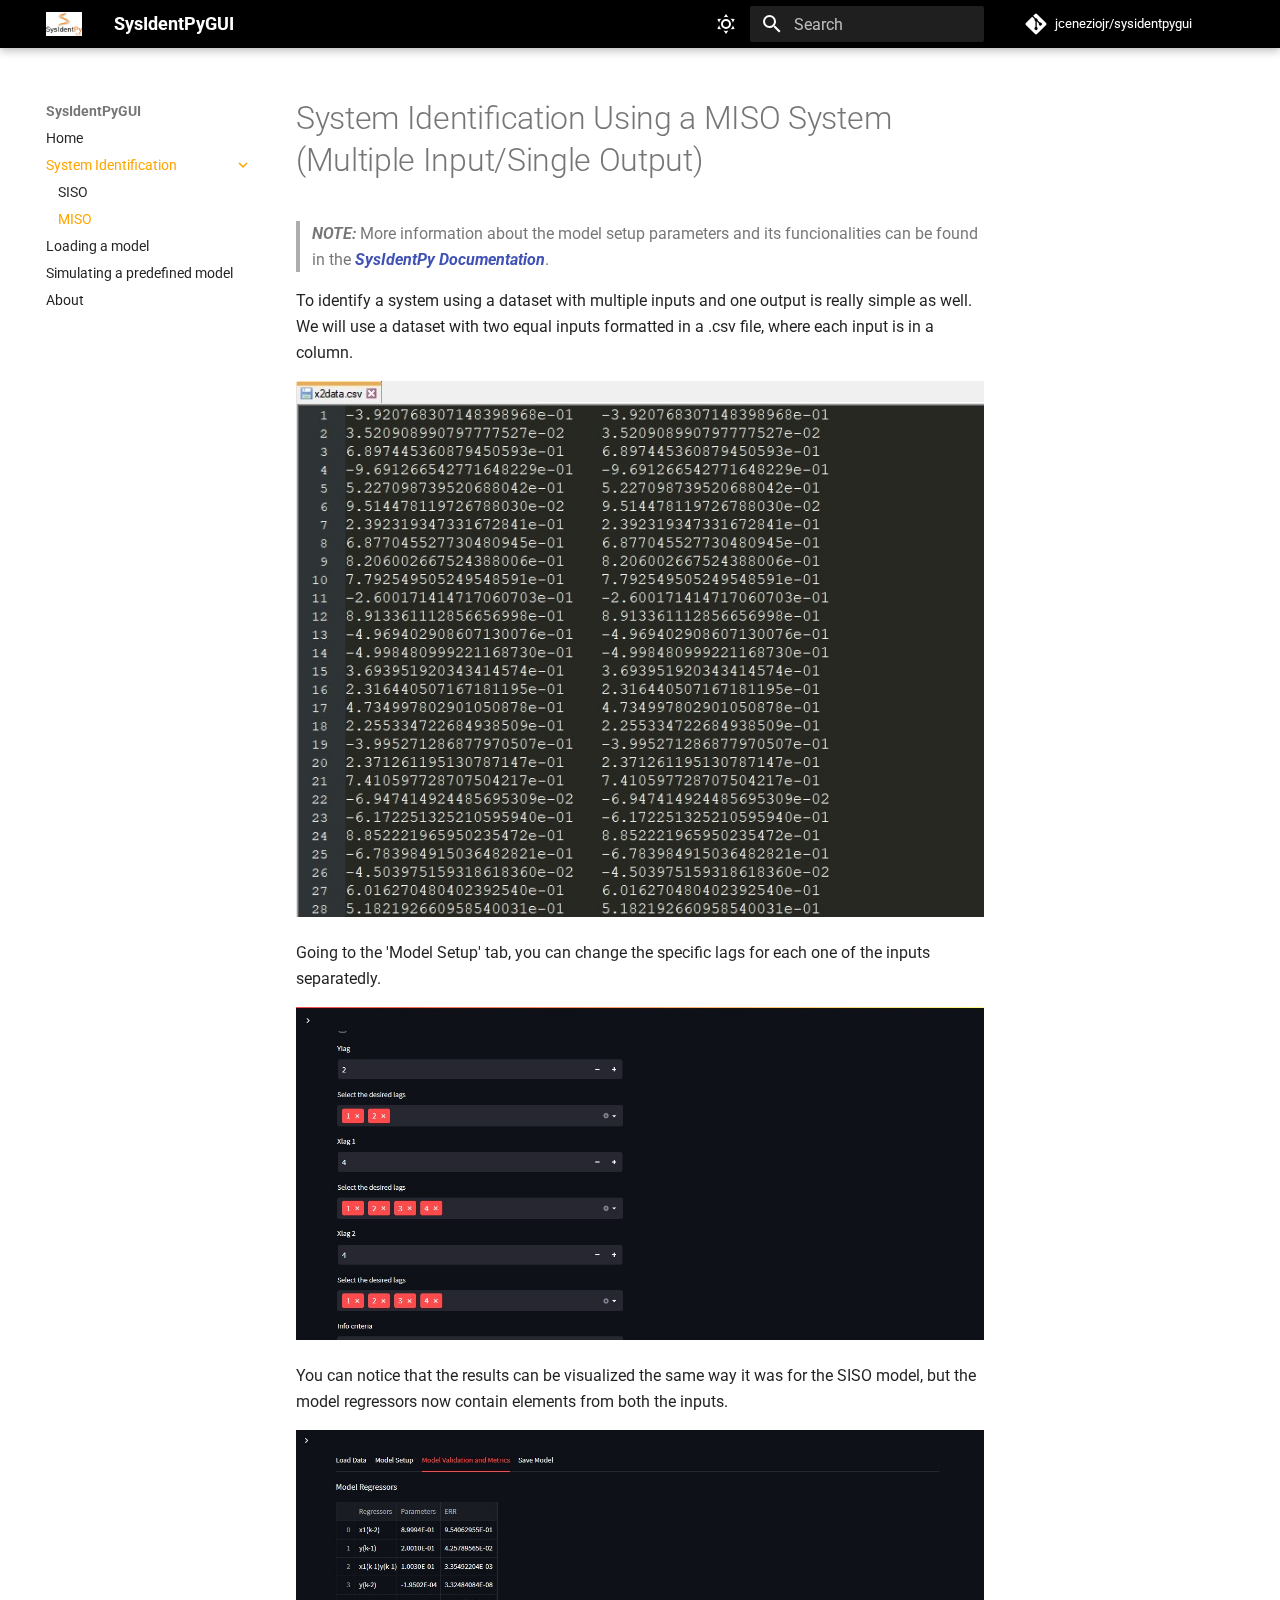
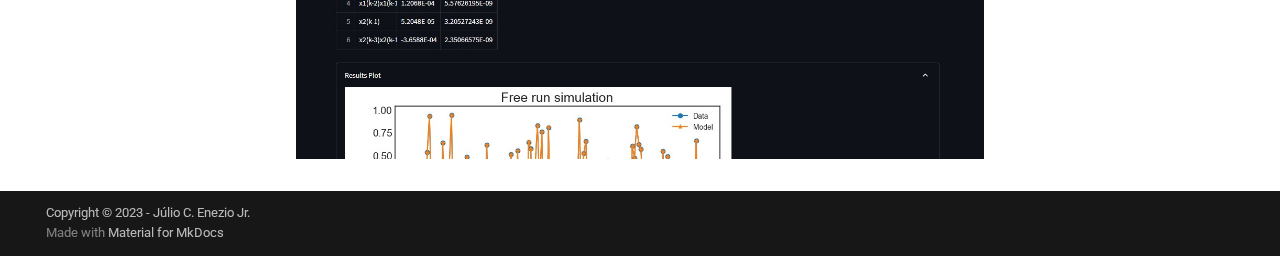
<file: sysidmiso/index.html>
<!doctype html>
<html lang="en" class="no-js">
  <head>
    
      <meta charset="utf-8">
      <meta name="viewport" content="width=device-width,initial-scale=1">
      
        <meta name="description" content="Graphical Interface for System Identification">
      
      
        <meta name="author" content="Júlio César Enezio Júnior">
      
      
      
        <link rel="prev" href="../sysidsiso/">
      
      
        <link rel="next" href="../loadmodel/">
      
      <link rel="icon" href="../img/favicon.png">
      <meta name="generator" content="mkdocs-1.4.3, mkdocs-material-9.1.15">
    
    
      
        <title>MISO - SysIdentPyGUI</title>
      
    
    
      <link rel="stylesheet" href="../assets/stylesheets/main.26e3688c.min.css">
      
        
        <link rel="stylesheet" href="../assets/stylesheets/palette.ecc896b0.min.css">
      
      

    
    
    
      
        
        
        <link rel="preconnect" href="https://fonts.gstatic.com" crossorigin>
        <link rel="stylesheet" href="https://fonts.googleapis.com/css?family=Roboto:300,300i,400,400i,700,700i%7CRoboto+Mono:400,400i,700,700i&display=fallback">
        <style>:root{--md-text-font:"Roboto";--md-code-font:"Roboto Mono"}</style>
      
    
    
      <link rel="stylesheet" href="../stylesheets/extra.css">
    
    <script>__md_scope=new URL("..",location),__md_hash=e=>[...e].reduce((e,_)=>(e<<5)-e+_.charCodeAt(0),0),__md_get=(e,_=localStorage,t=__md_scope)=>JSON.parse(_.getItem(t.pathname+"."+e)),__md_set=(e,_,t=localStorage,a=__md_scope)=>{try{t.setItem(a.pathname+"."+e,JSON.stringify(_))}catch(e){}}</script>
    
      

    
    
    
  </head>
  
  
    
    
      
    
    
    
    
    <body dir="ltr" data-md-color-scheme="default" data-md-color-primary="black" data-md-color-accent="brown">
  
    
    
      <script>var palette=__md_get("__palette");if(palette&&"object"==typeof palette.color)for(var key of Object.keys(palette.color))document.body.setAttribute("data-md-color-"+key,palette.color[key])</script>
    
    <input class="md-toggle" data-md-toggle="drawer" type="checkbox" id="__drawer" autocomplete="off">
    <input class="md-toggle" data-md-toggle="search" type="checkbox" id="__search" autocomplete="off">
    <label class="md-overlay" for="__drawer"></label>
    <div data-md-component="skip">
      
        
        <a href="#system-identification-using-a-miso-system-multiple-inputsingle-output" class="md-skip">
          Skip to content
        </a>
      
    </div>
    <div data-md-component="announce">
      
    </div>
    
    
      

  

<header class="md-header md-header--shadow" data-md-component="header">
  <nav class="md-header__inner md-grid" aria-label="Header">
    <a href=".." title="SysIdentPyGUI" class="md-header__button md-logo" aria-label="SysIdentPyGUI" data-md-component="logo">
      
  <img src="../img/logo_white.png" alt="logo">

    </a>
    <label class="md-header__button md-icon" for="__drawer">
      <svg xmlns="http://www.w3.org/2000/svg" viewBox="0 0 24 24"><path d="M3 6h18v2H3V6m0 5h18v2H3v-2m0 5h18v2H3v-2Z"/></svg>
    </label>
    <div class="md-header__title" data-md-component="header-title">
      <div class="md-header__ellipsis">
        <div class="md-header__topic">
          <span class="md-ellipsis">
            SysIdentPyGUI
          </span>
        </div>
        <div class="md-header__topic" data-md-component="header-topic">
          <span class="md-ellipsis">
            
              MISO
            
          </span>
        </div>
      </div>
    </div>
    
      
        <form class="md-header__option" data-md-component="palette">
          
            
            
            
            <input class="md-option" data-md-color-media="" data-md-color-scheme="default" data-md-color-primary="black" data-md-color-accent="brown"  aria-label="Switch to dark mode"  type="radio" name="__palette" id="__palette_1">
            
              <label class="md-header__button md-icon" title="Switch to dark mode" for="__palette_2" hidden>
                <svg xmlns="http://www.w3.org/2000/svg" viewBox="0 0 24 24"><path d="M12 7a5 5 0 0 1 5 5 5 5 0 0 1-5 5 5 5 0 0 1-5-5 5 5 0 0 1 5-5m0 2a3 3 0 0 0-3 3 3 3 0 0 0 3 3 3 3 0 0 0 3-3 3 3 0 0 0-3-3m0-7 2.39 3.42C13.65 5.15 12.84 5 12 5c-.84 0-1.65.15-2.39.42L12 2M3.34 7l4.16-.35A7.2 7.2 0 0 0 5.94 8.5c-.44.74-.69 1.5-.83 2.29L3.34 7m.02 10 1.76-3.77a7.131 7.131 0 0 0 2.38 4.14L3.36 17M20.65 7l-1.77 3.79a7.023 7.023 0 0 0-2.38-4.15l4.15.36m-.01 10-4.14.36c.59-.51 1.12-1.14 1.54-1.86.42-.73.69-1.5.83-2.29L20.64 17M12 22l-2.41-3.44c.74.27 1.55.44 2.41.44.82 0 1.63-.17 2.37-.44L12 22Z"/></svg>
              </label>
            
          
            
            
            
            <input class="md-option" data-md-color-media="" data-md-color-scheme="slate" data-md-color-primary="black" data-md-color-accent="brown"  aria-label="Switch to light mode"  type="radio" name="__palette" id="__palette_2">
            
              <label class="md-header__button md-icon" title="Switch to light mode" for="__palette_1" hidden>
                <svg xmlns="http://www.w3.org/2000/svg" viewBox="0 0 24 24"><path d="m17.75 4.09-2.53 1.94.91 3.06-2.63-1.81-2.63 1.81.91-3.06-2.53-1.94L12.44 4l1.06-3 1.06 3 3.19.09m3.5 6.91-1.64 1.25.59 1.98-1.7-1.17-1.7 1.17.59-1.98L15.75 11l2.06-.05L18.5 9l.69 1.95 2.06.05m-2.28 4.95c.83-.08 1.72 1.1 1.19 1.85-.32.45-.66.87-1.08 1.27C15.17 23 8.84 23 4.94 19.07c-3.91-3.9-3.91-10.24 0-14.14.4-.4.82-.76 1.27-1.08.75-.53 1.93.36 1.85 1.19-.27 2.86.69 5.83 2.89 8.02a9.96 9.96 0 0 0 8.02 2.89m-1.64 2.02a12.08 12.08 0 0 1-7.8-3.47c-2.17-2.19-3.33-5-3.49-7.82-2.81 3.14-2.7 7.96.31 10.98 3.02 3.01 7.84 3.12 10.98.31Z"/></svg>
              </label>
            
          
        </form>
      
    
    
    
      <label class="md-header__button md-icon" for="__search">
        <svg xmlns="http://www.w3.org/2000/svg" viewBox="0 0 24 24"><path d="M9.5 3A6.5 6.5 0 0 1 16 9.5c0 1.61-.59 3.09-1.56 4.23l.27.27h.79l5 5-1.5 1.5-5-5v-.79l-.27-.27A6.516 6.516 0 0 1 9.5 16 6.5 6.5 0 0 1 3 9.5 6.5 6.5 0 0 1 9.5 3m0 2C7 5 5 7 5 9.5S7 14 9.5 14 14 12 14 9.5 12 5 9.5 5Z"/></svg>
      </label>
      <div class="md-search" data-md-component="search" role="dialog">
  <label class="md-search__overlay" for="__search"></label>
  <div class="md-search__inner" role="search">
    <form class="md-search__form" name="search">
      <input type="text" class="md-search__input" name="query" aria-label="Search" placeholder="Search" autocapitalize="off" autocorrect="off" autocomplete="off" spellcheck="false" data-md-component="search-query" required>
      <label class="md-search__icon md-icon" for="__search">
        <svg xmlns="http://www.w3.org/2000/svg" viewBox="0 0 24 24"><path d="M9.5 3A6.5 6.5 0 0 1 16 9.5c0 1.61-.59 3.09-1.56 4.23l.27.27h.79l5 5-1.5 1.5-5-5v-.79l-.27-.27A6.516 6.516 0 0 1 9.5 16 6.5 6.5 0 0 1 3 9.5 6.5 6.5 0 0 1 9.5 3m0 2C7 5 5 7 5 9.5S7 14 9.5 14 14 12 14 9.5 12 5 9.5 5Z"/></svg>
        <svg xmlns="http://www.w3.org/2000/svg" viewBox="0 0 24 24"><path d="M20 11v2H8l5.5 5.5-1.42 1.42L4.16 12l7.92-7.92L13.5 5.5 8 11h12Z"/></svg>
      </label>
      <nav class="md-search__options" aria-label="Search">
        
        <button type="reset" class="md-search__icon md-icon" title="Clear" aria-label="Clear" tabindex="-1">
          <svg xmlns="http://www.w3.org/2000/svg" viewBox="0 0 24 24"><path d="M19 6.41 17.59 5 12 10.59 6.41 5 5 6.41 10.59 12 5 17.59 6.41 19 12 13.41 17.59 19 19 17.59 13.41 12 19 6.41Z"/></svg>
        </button>
      </nav>
      
    </form>
    <div class="md-search__output">
      <div class="md-search__scrollwrap" data-md-scrollfix>
        <div class="md-search-result" data-md-component="search-result">
          <div class="md-search-result__meta">
            Initializing search
          </div>
          <ol class="md-search-result__list" role="presentation"></ol>
        </div>
      </div>
    </div>
  </div>
</div>
    
    
      <div class="md-header__source">
        <a href="https://github.com/jceneziojr/sysidentpygui" title="Go to repository" class="md-source" data-md-component="source">
  <div class="md-source__icon md-icon">
    
    <svg xmlns="http://www.w3.org/2000/svg" viewBox="0 0 448 512"><!--! Font Awesome Free 6.4.0 by @fontawesome - https://fontawesome.com License - https://fontawesome.com/license/free (Icons: CC BY 4.0, Fonts: SIL OFL 1.1, Code: MIT License) Copyright 2023 Fonticons, Inc.--><path d="M439.55 236.05 244 40.45a28.87 28.87 0 0 0-40.81 0l-40.66 40.63 51.52 51.52c27.06-9.14 52.68 16.77 43.39 43.68l49.66 49.66c34.23-11.8 61.18 31 35.47 56.69-26.49 26.49-70.21-2.87-56-37.34L240.22 199v121.85c25.3 12.54 22.26 41.85 9.08 55a34.34 34.34 0 0 1-48.55 0c-17.57-17.6-11.07-46.91 11.25-56v-123c-20.8-8.51-24.6-30.74-18.64-45L142.57 101 8.45 235.14a28.86 28.86 0 0 0 0 40.81l195.61 195.6a28.86 28.86 0 0 0 40.8 0l194.69-194.69a28.86 28.86 0 0 0 0-40.81z"/></svg>
  </div>
  <div class="md-source__repository">
    jceneziojr/sysidentpygui
  </div>
</a>
      </div>
    
  </nav>
  
</header>
    
    <div class="md-container" data-md-component="container">
      
      
        
          
        
      
      <main class="md-main" data-md-component="main">
        <div class="md-main__inner md-grid">
          
            
              
              <div class="md-sidebar md-sidebar--primary" data-md-component="sidebar" data-md-type="navigation" >
                <div class="md-sidebar__scrollwrap">
                  <div class="md-sidebar__inner">
                    


<nav class="md-nav md-nav--primary" aria-label="Navigation" data-md-level="0">
  <label class="md-nav__title" for="__drawer">
    <a href=".." title="SysIdentPyGUI" class="md-nav__button md-logo" aria-label="SysIdentPyGUI" data-md-component="logo">
      
  <img src="../img/logo_white.png" alt="logo">

    </a>
    SysIdentPyGUI
  </label>
  
    <div class="md-nav__source">
      <a href="https://github.com/jceneziojr/sysidentpygui" title="Go to repository" class="md-source" data-md-component="source">
  <div class="md-source__icon md-icon">
    
    <svg xmlns="http://www.w3.org/2000/svg" viewBox="0 0 448 512"><!--! Font Awesome Free 6.4.0 by @fontawesome - https://fontawesome.com License - https://fontawesome.com/license/free (Icons: CC BY 4.0, Fonts: SIL OFL 1.1, Code: MIT License) Copyright 2023 Fonticons, Inc.--><path d="M439.55 236.05 244 40.45a28.87 28.87 0 0 0-40.81 0l-40.66 40.63 51.52 51.52c27.06-9.14 52.68 16.77 43.39 43.68l49.66 49.66c34.23-11.8 61.18 31 35.47 56.69-26.49 26.49-70.21-2.87-56-37.34L240.22 199v121.85c25.3 12.54 22.26 41.85 9.08 55a34.34 34.34 0 0 1-48.55 0c-17.57-17.6-11.07-46.91 11.25-56v-123c-20.8-8.51-24.6-30.74-18.64-45L142.57 101 8.45 235.14a28.86 28.86 0 0 0 0 40.81l195.61 195.6a28.86 28.86 0 0 0 40.8 0l194.69-194.69a28.86 28.86 0 0 0 0-40.81z"/></svg>
  </div>
  <div class="md-source__repository">
    jceneziojr/sysidentpygui
  </div>
</a>
    </div>
  
  <ul class="md-nav__list" data-md-scrollfix>
    
      
      
      

  
  
  
    <li class="md-nav__item">
      <a href=".." class="md-nav__link">
        Home
      </a>
    </li>
  

    
      
      
      

  
  
    
  
  
    
    <li class="md-nav__item md-nav__item--active md-nav__item--nested">
      
      
      
      
      <input class="md-nav__toggle md-toggle " type="checkbox" id="__nav_2" checked>
      
      
      
        <label class="md-nav__link" for="__nav_2" id="__nav_2_label" tabindex="0">
          System Identification
          <span class="md-nav__icon md-icon"></span>
        </label>
      
      <nav class="md-nav" data-md-level="1" aria-labelledby="__nav_2_label" aria-expanded="true">
        <label class="md-nav__title" for="__nav_2">
          <span class="md-nav__icon md-icon"></span>
          System Identification
        </label>
        <ul class="md-nav__list" data-md-scrollfix>
          
            
              
  
  
  
    <li class="md-nav__item">
      <a href="../sysidsiso/" class="md-nav__link">
        SISO
      </a>
    </li>
  

            
          
            
              
  
  
    
  
  
    <li class="md-nav__item md-nav__item--active">
      
      <input class="md-nav__toggle md-toggle" type="checkbox" id="__toc">
      
      
        
      
      
      <a href="./" class="md-nav__link md-nav__link--active">
        MISO
      </a>
      
    </li>
  

            
          
        </ul>
      </nav>
    </li>
  

    
      
      
      

  
  
  
    <li class="md-nav__item">
      <a href="../loadmodel/" class="md-nav__link">
        Loading a model
      </a>
    </li>
  

    
      
      
      

  
  
  
    <li class="md-nav__item">
      <a href="../simu/" class="md-nav__link">
        Simulating a predefined model
      </a>
    </li>
  

    
      
      
      

  
  
  
    <li class="md-nav__item">
      <a href="../about/" class="md-nav__link">
        About
      </a>
    </li>
  

    
  </ul>
</nav>
                  </div>
                </div>
              </div>
            
            
              
              <div class="md-sidebar md-sidebar--secondary" data-md-component="sidebar" data-md-type="toc" >
                <div class="md-sidebar__scrollwrap">
                  <div class="md-sidebar__inner">
                    

<nav class="md-nav md-nav--secondary" aria-label="Table of contents">
  
  
  
    
  
  
</nav>
                  </div>
                </div>
              </div>
            
          
          
            <div class="md-content" data-md-component="content">
              <article class="md-content__inner md-typeset">
                
                  

  
  


<h1 id="system-identification-using-a-miso-system-multiple-inputsingle-output">System Identification Using a MISO System (Multiple Input/Single Output)</h1>
<blockquote>
<p><strong><em>NOTE:</em></strong>  More information about the model setup parameters and its funcionalities can be found in the <a href="http://sysidentpy.org/"><strong><em>SysIdentPy Documentation</em></strong></a>.</p>
</blockquote>
<p>To identify a system using a dataset with multiple inputs and one output is really simple as well. We will use a dataset with two equal inputs formatted in a .csv file, where each input is in a column.</p>
<p><img alt="" src="../img/11.jpg" /></p>
<p>Going to the 'Model Setup' tab, you can change the specific lags for each one of the inputs separatedly.</p>
<p><img alt="" src="../img/12.jpg" /></p>
<p>You can notice that the results can be visualized the same way it was for the SISO model, but the model regressors now contain elements from both the inputs.</p>
<p><img alt="" src="../img/13.jpg" /></p>





                
              </article>
            </div>
          
          
        </div>
        
      </main>
      
        <footer class="md-footer">
  
  <div class="md-footer-meta md-typeset">
    <div class="md-footer-meta__inner md-grid">
      <div class="md-copyright">
  
    <div class="md-copyright__highlight">
      Copyright &copy; 2023 - Júlio C. Enezio Jr.
    </div>
  
  
    Made with
    <a href="https://squidfunk.github.io/mkdocs-material/" target="_blank" rel="noopener">
      Material for MkDocs
    </a>
  
</div>
      
    </div>
  </div>
</footer>
      
    </div>
    <div class="md-dialog" data-md-component="dialog">
      <div class="md-dialog__inner md-typeset"></div>
    </div>
    
    <script id="__config" type="application/json">{"base": "..", "features": [], "search": "../assets/javascripts/workers/search.208ed371.min.js", "translations": {"clipboard.copied": "Copied to clipboard", "clipboard.copy": "Copy to clipboard", "search.result.more.one": "1 more on this page", "search.result.more.other": "# more on this page", "search.result.none": "No matching documents", "search.result.one": "1 matching document", "search.result.other": "# matching documents", "search.result.placeholder": "Type to start searching", "search.result.term.missing": "Missing", "select.version": "Select version"}}</script>
    
    
      <script src="../assets/javascripts/bundle.b4d07000.min.js"></script>
      
    
  </body>
</html>
</file>
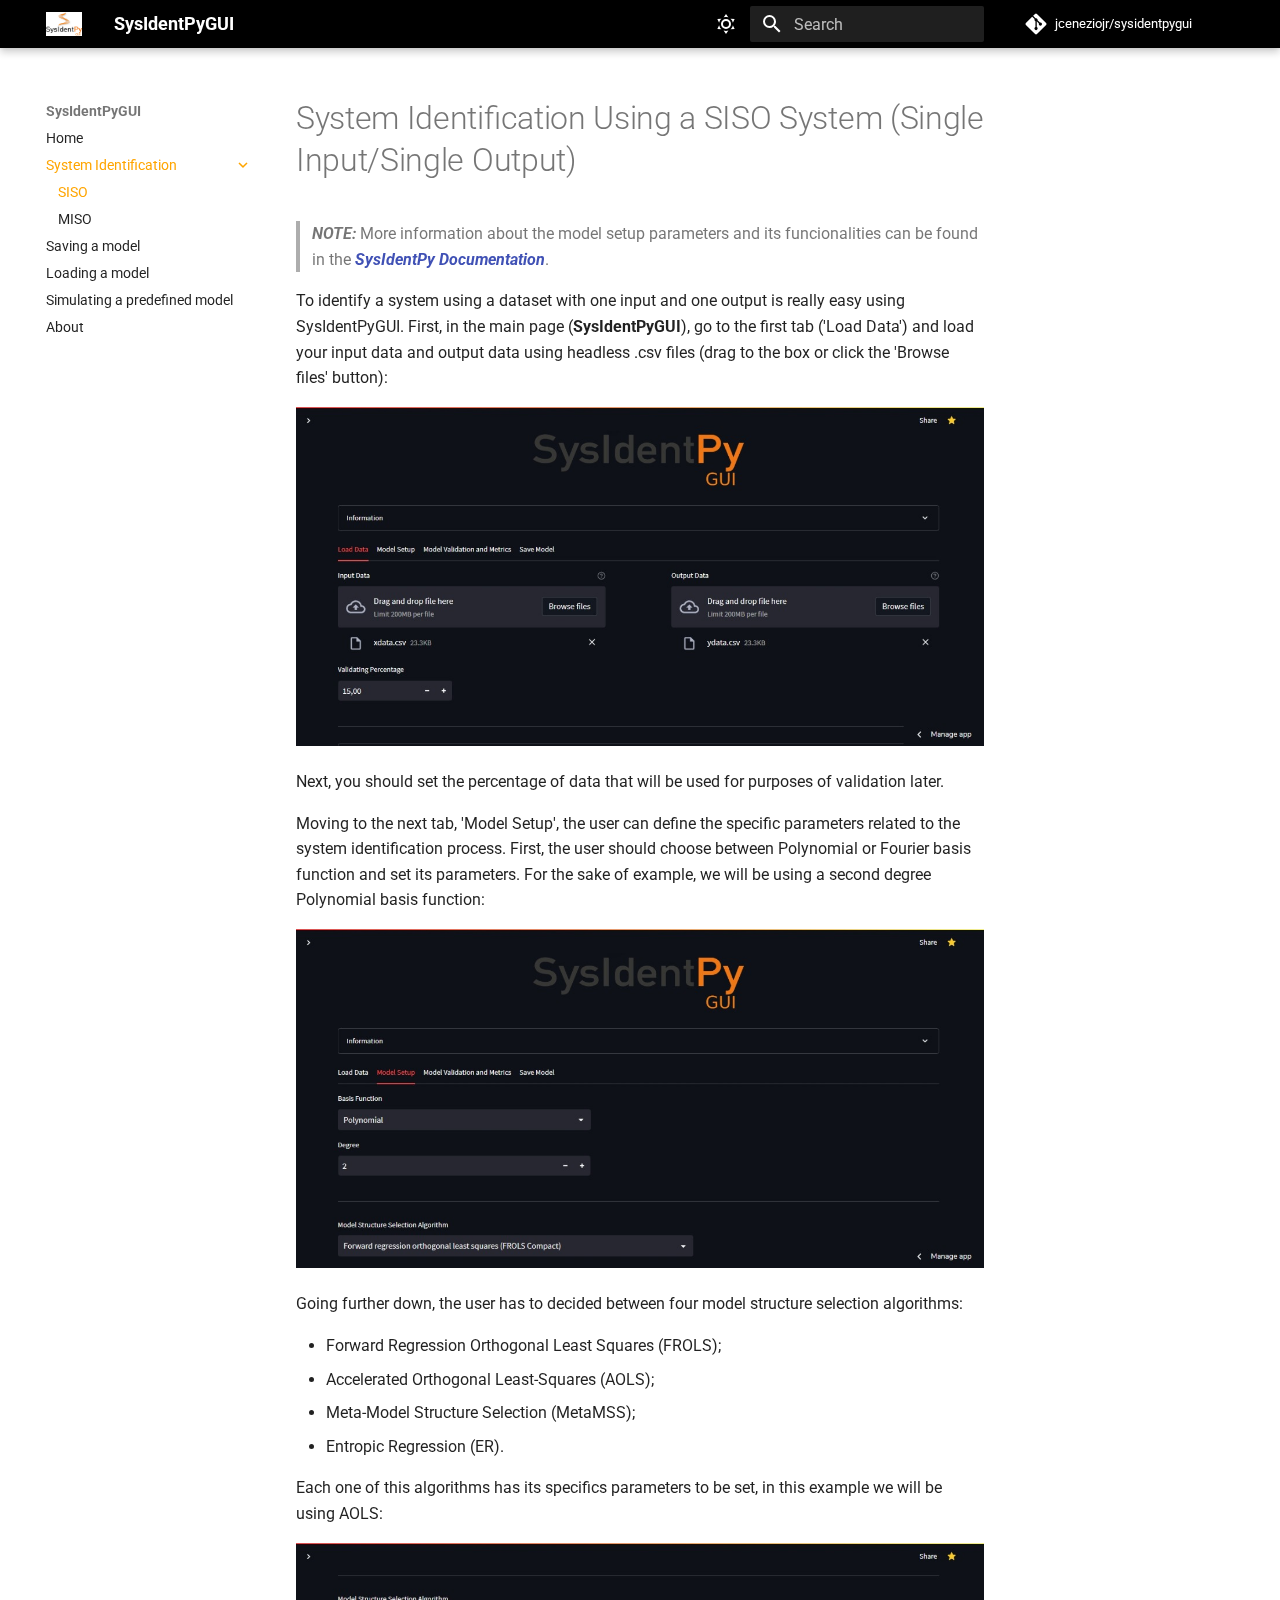
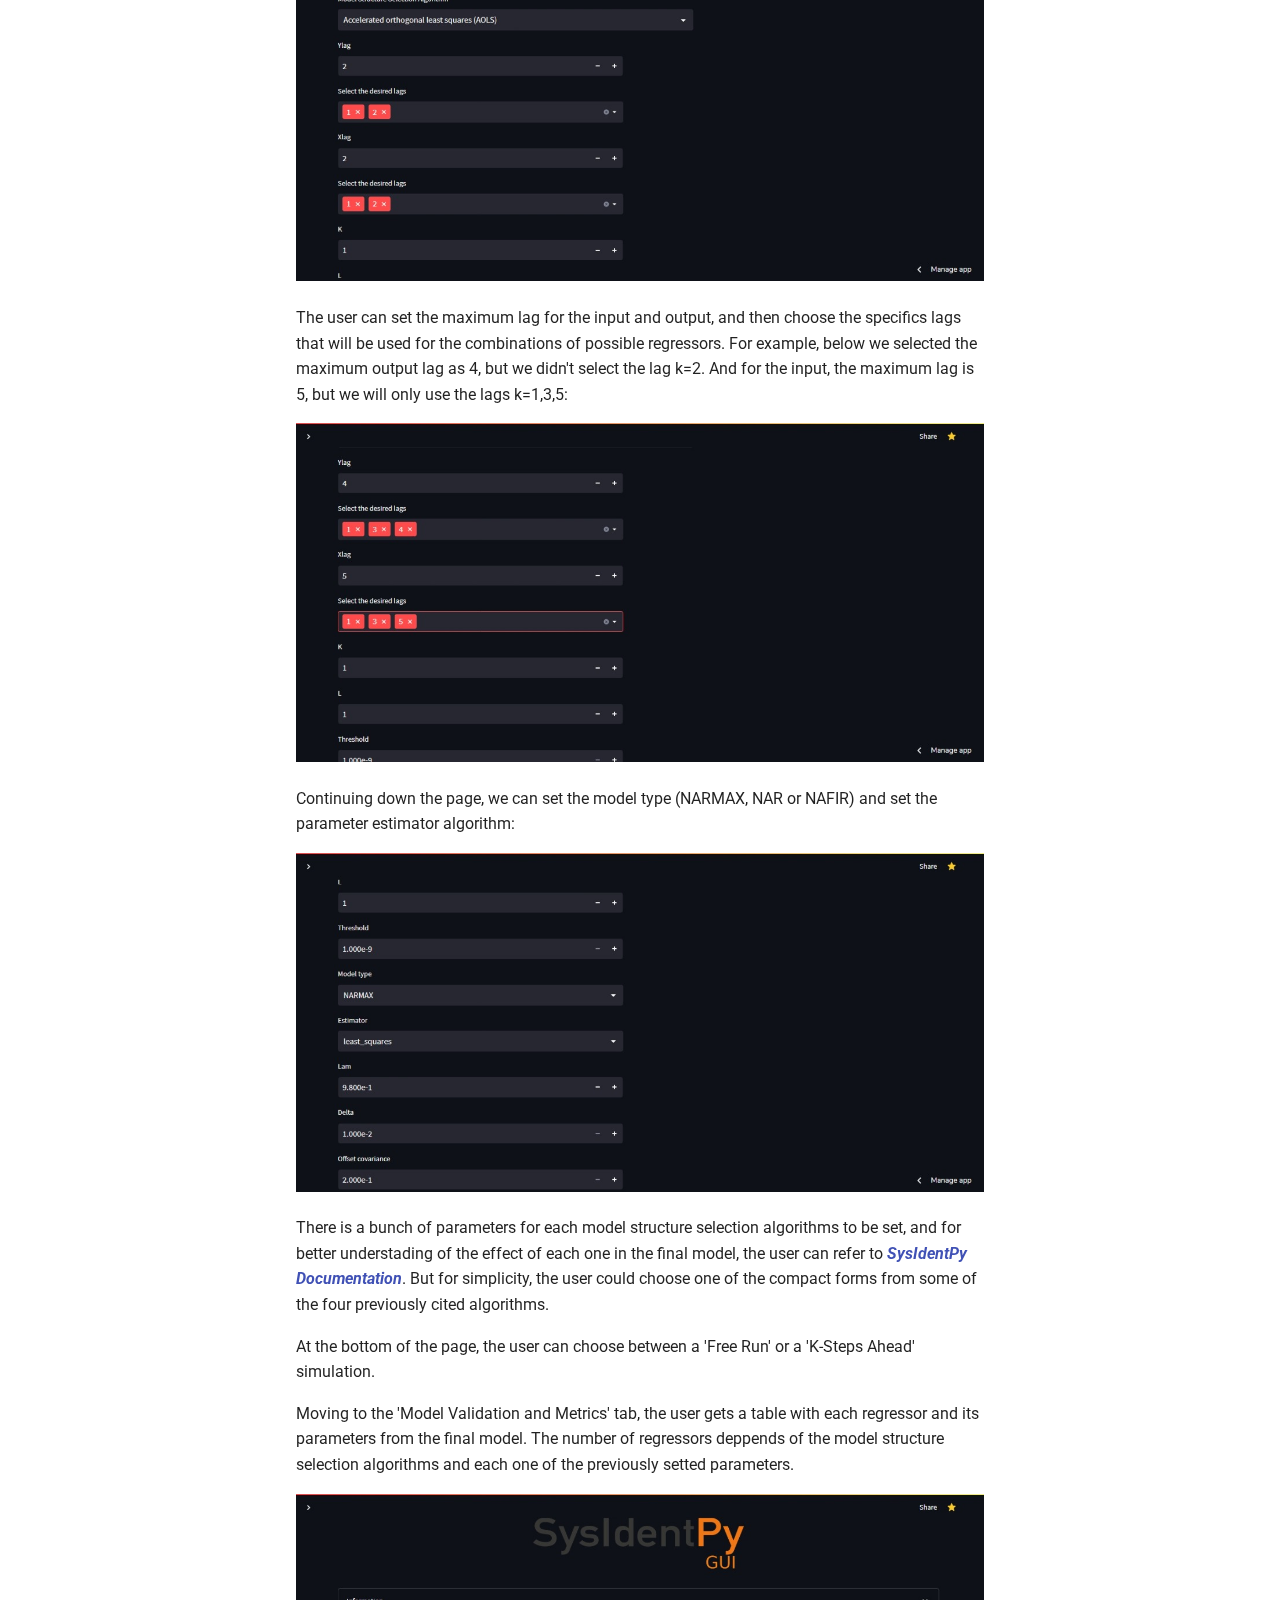
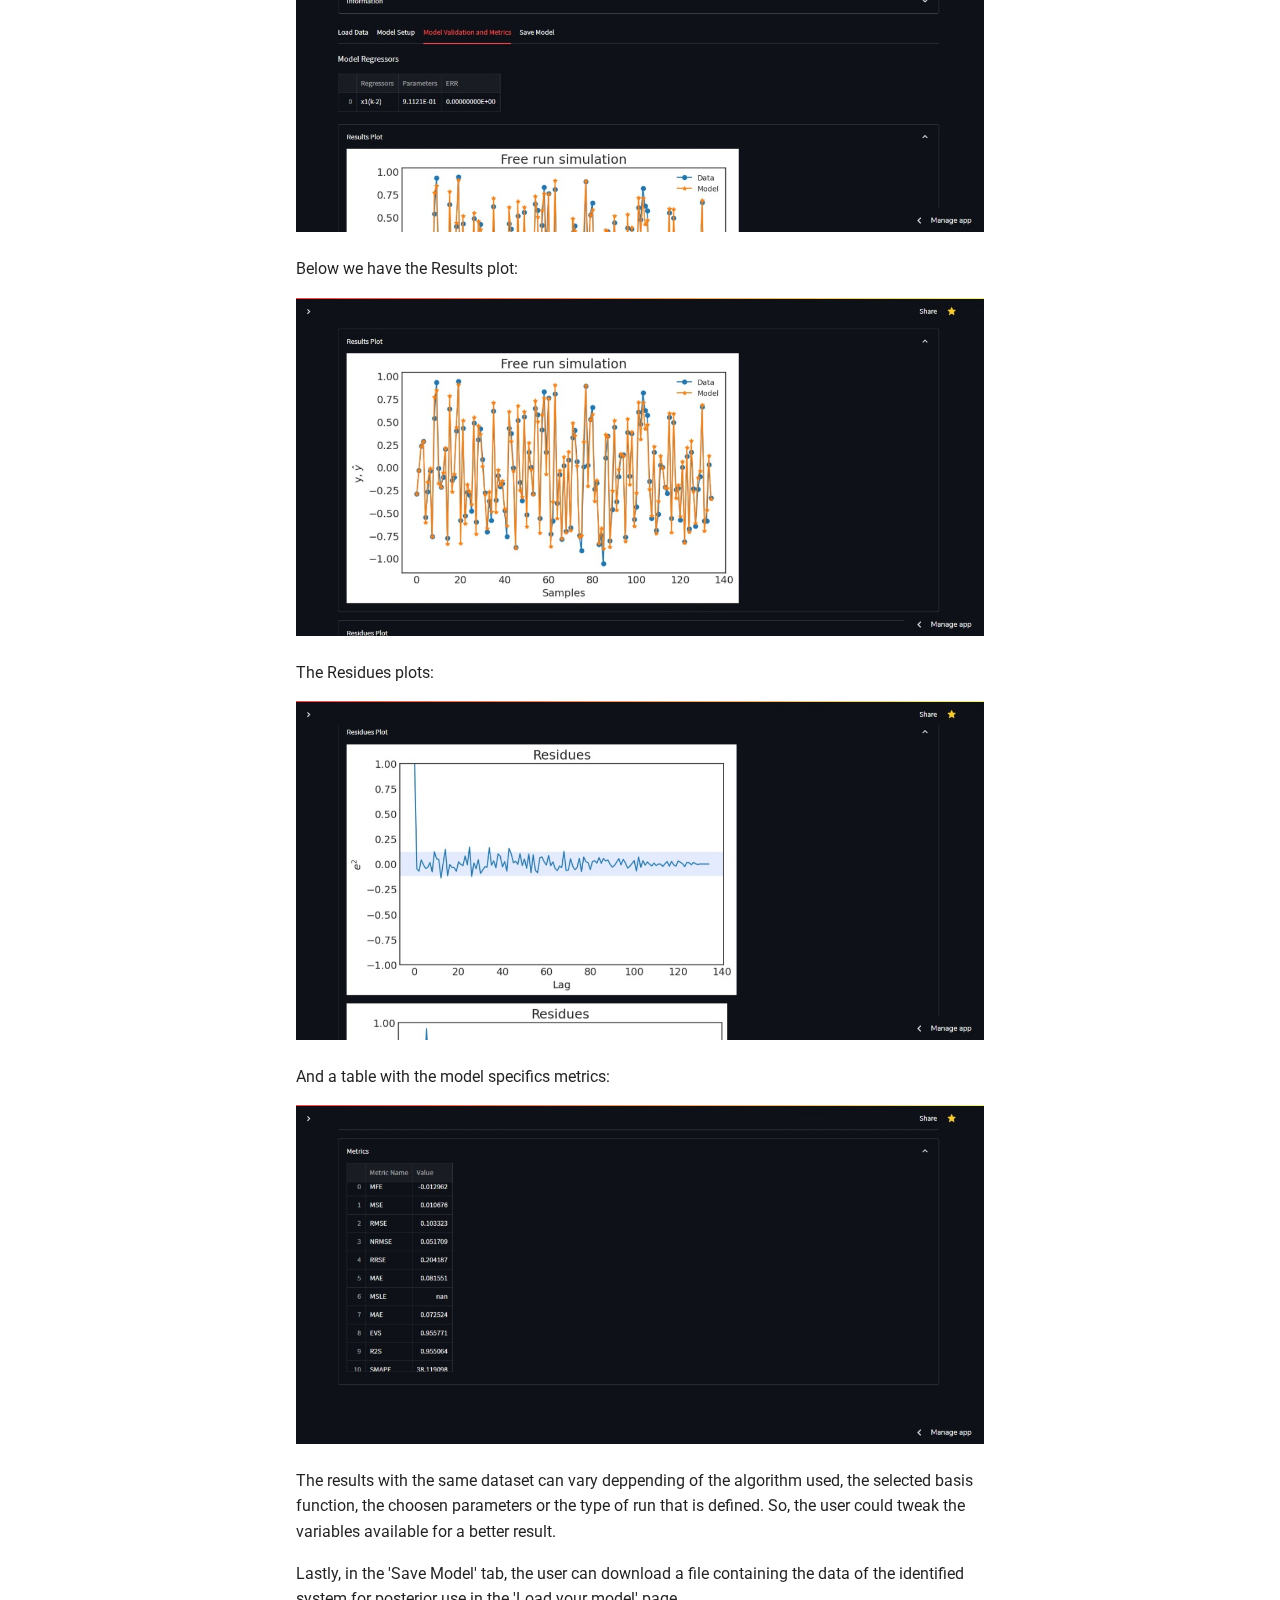
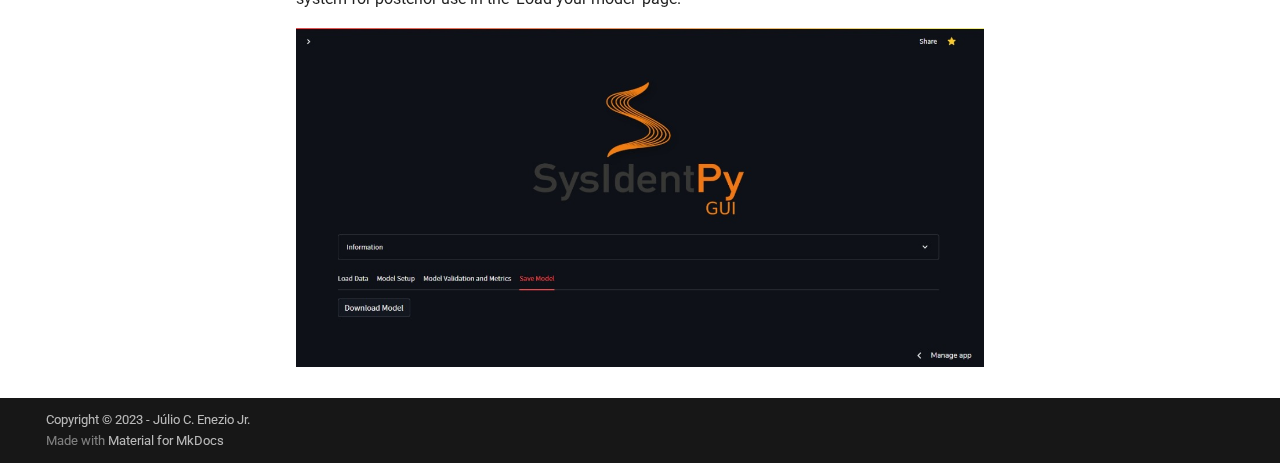
<file: sysidsiso/index.html>
<!doctype html>
<html lang="en" class="no-js">
  <head>
    
      <meta charset="utf-8">
      <meta name="viewport" content="width=device-width,initial-scale=1">
      
        <meta name="description" content="Graphical Interface for System Identification">
      
      
        <meta name="author" content="Júlio César Enezio Júnior">
      
      
      
        <link rel="prev" href="..">
      
      
        <link rel="next" href="../sysidmiso/">
      
      <link rel="icon" href="../img/favicon.png">
      <meta name="generator" content="mkdocs-1.4.3, mkdocs-material-9.1.15">
    
    
      
        <title>SISO - SysIdentPyGUI</title>
      
    
    
      <link rel="stylesheet" href="../assets/stylesheets/main.26e3688c.min.css">
      
        
        <link rel="stylesheet" href="../assets/stylesheets/palette.ecc896b0.min.css">
      
      

    
    
    
      
        
        
        <link rel="preconnect" href="https://fonts.gstatic.com" crossorigin>
        <link rel="stylesheet" href="https://fonts.googleapis.com/css?family=Roboto:300,300i,400,400i,700,700i%7CRoboto+Mono:400,400i,700,700i&display=fallback">
        <style>:root{--md-text-font:"Roboto";--md-code-font:"Roboto Mono"}</style>
      
    
    
      <link rel="stylesheet" href="../stylesheets/extra.css">
    
    <script>__md_scope=new URL("..",location),__md_hash=e=>[...e].reduce((e,_)=>(e<<5)-e+_.charCodeAt(0),0),__md_get=(e,_=localStorage,t=__md_scope)=>JSON.parse(_.getItem(t.pathname+"."+e)),__md_set=(e,_,t=localStorage,a=__md_scope)=>{try{t.setItem(a.pathname+"."+e,JSON.stringify(_))}catch(e){}}</script>
    
      

    
    
    
  </head>
  
  
    
    
      
    
    
    
    
    <body dir="ltr" data-md-color-scheme="default" data-md-color-primary="black" data-md-color-accent="brown">
  
    
    
      <script>var palette=__md_get("__palette");if(palette&&"object"==typeof palette.color)for(var key of Object.keys(palette.color))document.body.setAttribute("data-md-color-"+key,palette.color[key])</script>
    
    <input class="md-toggle" data-md-toggle="drawer" type="checkbox" id="__drawer" autocomplete="off">
    <input class="md-toggle" data-md-toggle="search" type="checkbox" id="__search" autocomplete="off">
    <label class="md-overlay" for="__drawer"></label>
    <div data-md-component="skip">
      
        
        <a href="#system-identification-using-a-siso-system-single-inputsingle-output" class="md-skip">
          Skip to content
        </a>
      
    </div>
    <div data-md-component="announce">
      
    </div>
    
    
      

  

<header class="md-header md-header--shadow" data-md-component="header">
  <nav class="md-header__inner md-grid" aria-label="Header">
    <a href=".." title="SysIdentPyGUI" class="md-header__button md-logo" aria-label="SysIdentPyGUI" data-md-component="logo">
      
  <img src="../img/logo_white.png" alt="logo">

    </a>
    <label class="md-header__button md-icon" for="__drawer">
      <svg xmlns="http://www.w3.org/2000/svg" viewBox="0 0 24 24"><path d="M3 6h18v2H3V6m0 5h18v2H3v-2m0 5h18v2H3v-2Z"/></svg>
    </label>
    <div class="md-header__title" data-md-component="header-title">
      <div class="md-header__ellipsis">
        <div class="md-header__topic">
          <span class="md-ellipsis">
            SysIdentPyGUI
          </span>
        </div>
        <div class="md-header__topic" data-md-component="header-topic">
          <span class="md-ellipsis">
            
              SISO
            
          </span>
        </div>
      </div>
    </div>
    
      
        <form class="md-header__option" data-md-component="palette">
          
            
            
            
            <input class="md-option" data-md-color-media="" data-md-color-scheme="default" data-md-color-primary="black" data-md-color-accent="brown"  aria-label="Switch to dark mode"  type="radio" name="__palette" id="__palette_1">
            
              <label class="md-header__button md-icon" title="Switch to dark mode" for="__palette_2" hidden>
                <svg xmlns="http://www.w3.org/2000/svg" viewBox="0 0 24 24"><path d="M12 7a5 5 0 0 1 5 5 5 5 0 0 1-5 5 5 5 0 0 1-5-5 5 5 0 0 1 5-5m0 2a3 3 0 0 0-3 3 3 3 0 0 0 3 3 3 3 0 0 0 3-3 3 3 0 0 0-3-3m0-7 2.39 3.42C13.65 5.15 12.84 5 12 5c-.84 0-1.65.15-2.39.42L12 2M3.34 7l4.16-.35A7.2 7.2 0 0 0 5.94 8.5c-.44.74-.69 1.5-.83 2.29L3.34 7m.02 10 1.76-3.77a7.131 7.131 0 0 0 2.38 4.14L3.36 17M20.65 7l-1.77 3.79a7.023 7.023 0 0 0-2.38-4.15l4.15.36m-.01 10-4.14.36c.59-.51 1.12-1.14 1.54-1.86.42-.73.69-1.5.83-2.29L20.64 17M12 22l-2.41-3.44c.74.27 1.55.44 2.41.44.82 0 1.63-.17 2.37-.44L12 22Z"/></svg>
              </label>
            
          
            
            
            
            <input class="md-option" data-md-color-media="" data-md-color-scheme="slate" data-md-color-primary="black" data-md-color-accent="brown"  aria-label="Switch to light mode"  type="radio" name="__palette" id="__palette_2">
            
              <label class="md-header__button md-icon" title="Switch to light mode" for="__palette_1" hidden>
                <svg xmlns="http://www.w3.org/2000/svg" viewBox="0 0 24 24"><path d="m17.75 4.09-2.53 1.94.91 3.06-2.63-1.81-2.63 1.81.91-3.06-2.53-1.94L12.44 4l1.06-3 1.06 3 3.19.09m3.5 6.91-1.64 1.25.59 1.98-1.7-1.17-1.7 1.17.59-1.98L15.75 11l2.06-.05L18.5 9l.69 1.95 2.06.05m-2.28 4.95c.83-.08 1.72 1.1 1.19 1.85-.32.45-.66.87-1.08 1.27C15.17 23 8.84 23 4.94 19.07c-3.91-3.9-3.91-10.24 0-14.14.4-.4.82-.76 1.27-1.08.75-.53 1.93.36 1.85 1.19-.27 2.86.69 5.83 2.89 8.02a9.96 9.96 0 0 0 8.02 2.89m-1.64 2.02a12.08 12.08 0 0 1-7.8-3.47c-2.17-2.19-3.33-5-3.49-7.82-2.81 3.14-2.7 7.96.31 10.98 3.02 3.01 7.84 3.12 10.98.31Z"/></svg>
              </label>
            
          
        </form>
      
    
    
    
      <label class="md-header__button md-icon" for="__search">
        <svg xmlns="http://www.w3.org/2000/svg" viewBox="0 0 24 24"><path d="M9.5 3A6.5 6.5 0 0 1 16 9.5c0 1.61-.59 3.09-1.56 4.23l.27.27h.79l5 5-1.5 1.5-5-5v-.79l-.27-.27A6.516 6.516 0 0 1 9.5 16 6.5 6.5 0 0 1 3 9.5 6.5 6.5 0 0 1 9.5 3m0 2C7 5 5 7 5 9.5S7 14 9.5 14 14 12 14 9.5 12 5 9.5 5Z"/></svg>
      </label>
      <div class="md-search" data-md-component="search" role="dialog">
  <label class="md-search__overlay" for="__search"></label>
  <div class="md-search__inner" role="search">
    <form class="md-search__form" name="search">
      <input type="text" class="md-search__input" name="query" aria-label="Search" placeholder="Search" autocapitalize="off" autocorrect="off" autocomplete="off" spellcheck="false" data-md-component="search-query" required>
      <label class="md-search__icon md-icon" for="__search">
        <svg xmlns="http://www.w3.org/2000/svg" viewBox="0 0 24 24"><path d="M9.5 3A6.5 6.5 0 0 1 16 9.5c0 1.61-.59 3.09-1.56 4.23l.27.27h.79l5 5-1.5 1.5-5-5v-.79l-.27-.27A6.516 6.516 0 0 1 9.5 16 6.5 6.5 0 0 1 3 9.5 6.5 6.5 0 0 1 9.5 3m0 2C7 5 5 7 5 9.5S7 14 9.5 14 14 12 14 9.5 12 5 9.5 5Z"/></svg>
        <svg xmlns="http://www.w3.org/2000/svg" viewBox="0 0 24 24"><path d="M20 11v2H8l5.5 5.5-1.42 1.42L4.16 12l7.92-7.92L13.5 5.5 8 11h12Z"/></svg>
      </label>
      <nav class="md-search__options" aria-label="Search">
        
        <button type="reset" class="md-search__icon md-icon" title="Clear" aria-label="Clear" tabindex="-1">
          <svg xmlns="http://www.w3.org/2000/svg" viewBox="0 0 24 24"><path d="M19 6.41 17.59 5 12 10.59 6.41 5 5 6.41 10.59 12 5 17.59 6.41 19 12 13.41 17.59 19 19 17.59 13.41 12 19 6.41Z"/></svg>
        </button>
      </nav>
      
    </form>
    <div class="md-search__output">
      <div class="md-search__scrollwrap" data-md-scrollfix>
        <div class="md-search-result" data-md-component="search-result">
          <div class="md-search-result__meta">
            Initializing search
          </div>
          <ol class="md-search-result__list" role="presentation"></ol>
        </div>
      </div>
    </div>
  </div>
</div>
    
    
      <div class="md-header__source">
        <a href="https://github.com/jceneziojr/sysidentpygui" title="Go to repository" class="md-source" data-md-component="source">
  <div class="md-source__icon md-icon">
    
    <svg xmlns="http://www.w3.org/2000/svg" viewBox="0 0 448 512"><!--! Font Awesome Free 6.4.0 by @fontawesome - https://fontawesome.com License - https://fontawesome.com/license/free (Icons: CC BY 4.0, Fonts: SIL OFL 1.1, Code: MIT License) Copyright 2023 Fonticons, Inc.--><path d="M439.55 236.05 244 40.45a28.87 28.87 0 0 0-40.81 0l-40.66 40.63 51.52 51.52c27.06-9.14 52.68 16.77 43.39 43.68l49.66 49.66c34.23-11.8 61.18 31 35.47 56.69-26.49 26.49-70.21-2.87-56-37.34L240.22 199v121.85c25.3 12.54 22.26 41.85 9.08 55a34.34 34.34 0 0 1-48.55 0c-17.57-17.6-11.07-46.91 11.25-56v-123c-20.8-8.51-24.6-30.74-18.64-45L142.57 101 8.45 235.14a28.86 28.86 0 0 0 0 40.81l195.61 195.6a28.86 28.86 0 0 0 40.8 0l194.69-194.69a28.86 28.86 0 0 0 0-40.81z"/></svg>
  </div>
  <div class="md-source__repository">
    jceneziojr/sysidentpygui
  </div>
</a>
      </div>
    
  </nav>
  
</header>
    
    <div class="md-container" data-md-component="container">
      
      
        
          
        
      
      <main class="md-main" data-md-component="main">
        <div class="md-main__inner md-grid">
          
            
              
              <div class="md-sidebar md-sidebar--primary" data-md-component="sidebar" data-md-type="navigation" >
                <div class="md-sidebar__scrollwrap">
                  <div class="md-sidebar__inner">
                    


<nav class="md-nav md-nav--primary" aria-label="Navigation" data-md-level="0">
  <label class="md-nav__title" for="__drawer">
    <a href=".." title="SysIdentPyGUI" class="md-nav__button md-logo" aria-label="SysIdentPyGUI" data-md-component="logo">
      
  <img src="../img/logo_white.png" alt="logo">

    </a>
    SysIdentPyGUI
  </label>
  
    <div class="md-nav__source">
      <a href="https://github.com/jceneziojr/sysidentpygui" title="Go to repository" class="md-source" data-md-component="source">
  <div class="md-source__icon md-icon">
    
    <svg xmlns="http://www.w3.org/2000/svg" viewBox="0 0 448 512"><!--! Font Awesome Free 6.4.0 by @fontawesome - https://fontawesome.com License - https://fontawesome.com/license/free (Icons: CC BY 4.0, Fonts: SIL OFL 1.1, Code: MIT License) Copyright 2023 Fonticons, Inc.--><path d="M439.55 236.05 244 40.45a28.87 28.87 0 0 0-40.81 0l-40.66 40.63 51.52 51.52c27.06-9.14 52.68 16.77 43.39 43.68l49.66 49.66c34.23-11.8 61.18 31 35.47 56.69-26.49 26.49-70.21-2.87-56-37.34L240.22 199v121.85c25.3 12.54 22.26 41.85 9.08 55a34.34 34.34 0 0 1-48.55 0c-17.57-17.6-11.07-46.91 11.25-56v-123c-20.8-8.51-24.6-30.74-18.64-45L142.57 101 8.45 235.14a28.86 28.86 0 0 0 0 40.81l195.61 195.6a28.86 28.86 0 0 0 40.8 0l194.69-194.69a28.86 28.86 0 0 0 0-40.81z"/></svg>
  </div>
  <div class="md-source__repository">
    jceneziojr/sysidentpygui
  </div>
</a>
    </div>
  
  <ul class="md-nav__list" data-md-scrollfix>
    
      
      
      

  
  
  
    <li class="md-nav__item">
      <a href=".." class="md-nav__link">
        Home
      </a>
    </li>
  

    
      
      
      

  
  
    
  
  
    
    <li class="md-nav__item md-nav__item--active md-nav__item--nested">
      
      
      
      
      <input class="md-nav__toggle md-toggle " type="checkbox" id="__nav_2" checked>
      
      
      
        <label class="md-nav__link" for="__nav_2" id="__nav_2_label" tabindex="0">
          System Identification
          <span class="md-nav__icon md-icon"></span>
        </label>
      
      <nav class="md-nav" data-md-level="1" aria-labelledby="__nav_2_label" aria-expanded="true">
        <label class="md-nav__title" for="__nav_2">
          <span class="md-nav__icon md-icon"></span>
          System Identification
        </label>
        <ul class="md-nav__list" data-md-scrollfix>
          
            
              
  
  
    
  
  
    <li class="md-nav__item md-nav__item--active">
      
      <input class="md-nav__toggle md-toggle" type="checkbox" id="__toc">
      
      
        
      
      
      <a href="./" class="md-nav__link md-nav__link--active">
        SISO
      </a>
      
    </li>
  

            
          
            
              
  
  
  
    <li class="md-nav__item">
      <a href="../sysidmiso/" class="md-nav__link">
        MISO
      </a>
    </li>
  

            
          
        </ul>
      </nav>
    </li>
  

    
      
      
      

  
  
  
    <li class="md-nav__item">
      <a href="../downloadmodel/" class="md-nav__link">
        Saving a model
      </a>
    </li>
  

    
      
      
      

  
  
  
    <li class="md-nav__item">
      <a href="../loadmodel/" class="md-nav__link">
        Loading a model
      </a>
    </li>
  

    
      
      
      

  
  
  
    <li class="md-nav__item">
      <a href="../simu/" class="md-nav__link">
        Simulating a predefined model
      </a>
    </li>
  

    
      
      
      

  
  
  
    <li class="md-nav__item">
      <a href="../about/" class="md-nav__link">
        About
      </a>
    </li>
  

    
  </ul>
</nav>
                  </div>
                </div>
              </div>
            
            
              
              <div class="md-sidebar md-sidebar--secondary" data-md-component="sidebar" data-md-type="toc" >
                <div class="md-sidebar__scrollwrap">
                  <div class="md-sidebar__inner">
                    

<nav class="md-nav md-nav--secondary" aria-label="Table of contents">
  
  
  
    
  
  
</nav>
                  </div>
                </div>
              </div>
            
          
          
            <div class="md-content" data-md-component="content">
              <article class="md-content__inner md-typeset">
                
                  

  
  


<h1 id="system-identification-using-a-siso-system-single-inputsingle-output">System Identification Using a SISO System (Single Input/Single Output)</h1>
<blockquote>
<p><strong><em>NOTE:</em></strong>  More information about the model setup parameters and its funcionalities can be found in the <a href="http://sysidentpy.org/"><strong><em>SysIdentPy Documentation</em></strong></a>.</p>
</blockquote>
<p>To identify a system using a dataset with one input and one output is really easy using SysIdentPyGUI. First, in the main page (<strong>SysIdentPyGUI</strong>), go to the first tab ('Load Data') and load your input data and output data using headless .csv files (drag to the box or click the 'Browse files' button):</p>
<p><img alt="" src="../img/1.jpeg" /></p>
<p>Next, you should set the percentage of data that will be used for purposes of validation later.</p>
<p>Moving to the next tab, 'Model Setup', the user can define the specific parameters related to the system identification process. First, the user should choose between Polynomial or Fourier basis function and set its parameters. For the sake of example, we will be using a second degree Polynomial basis function:</p>
<p><img alt="" src="../img/2.jpeg" /></p>
<p>Going further down, the user has to decided between four model structure selection algorithms:</p>
<ul>
<li>Forward Regression Orthogonal Least Squares  (FROLS);</li>
<li>Accelerated Orthogonal Least-Squares (AOLS);</li>
<li>Meta-Model Structure Selection (MetaMSS);</li>
<li>Entropic Regression (ER).</li>
</ul>
<p>Each one of this algorithms has its specifics parameters to be set, in this example we will be using AOLS:</p>
<p><img alt="" src="../img/3.jpeg" /></p>
<p>The user can set the maximum lag for the input and output, and then choose the specifics lags that will be used for the combinations of possible regressors. For example, below we selected the maximum output lag as 4, but we didn't select the lag k=2. And for the input, the maximum lag is 5, but we will only use the lags k=1,3,5:</p>
<p><img alt="" src="../img/4.jpeg" /></p>
<p>Continuing down the page, we can set the model type (NARMAX, NAR or NAFIR) and set the parameter estimator algorithm:</p>
<p><img alt="" src="../img/5.jpeg" /></p>
<p>There is a bunch of parameters for each model structure selection algorithms to be set, and for better understading of the effect of each one in the final model, the user can refer to <a href="http://sysidentpy.org/"><strong><em>SysIdentPy Documentation</em></strong></a>. But for simplicity, the user could choose one of the compact forms from some of the four previously cited algorithms.</p>
<p>At the bottom of the page, the user can choose between a 'Free Run' or a 'K-Steps Ahead' simulation.</p>
<p>Moving to the 'Model Validation and Metrics' tab, the user gets a table with each regressor and its parameters from the final model. The number of regressors deppends of the model structure selection algorithms and each one of the previously setted parameters.</p>
<p><img alt="" src="../img/6.jpeg" /></p>
<p>Below we have the Results plot:</p>
<p><img alt="" src="../img/7.jpeg" /></p>
<p>The Residues plots:</p>
<p><img alt="" src="../img/8.jpeg" /></p>
<p>And a table with the model specifics metrics:</p>
<p><img alt="" src="../img/9.jpeg" /></p>
<p>The results with the same dataset can vary deppending of the algorithm used, the selected basis function, the choosen parameters or the type of run that is defined. So, the user could tweak the variables available for a better result.</p>
<p>Lastly, in the 'Save Model' tab, the user can download a file containing the data of the identified system for posterior use in the 'Load your model' page.</p>
<p><img alt="" src="../img/10.jpeg" /></p>





                
              </article>
            </div>
          
          
        </div>
        
      </main>
      
        <footer class="md-footer">
  
  <div class="md-footer-meta md-typeset">
    <div class="md-footer-meta__inner md-grid">
      <div class="md-copyright">
  
    <div class="md-copyright__highlight">
      Copyright &copy; 2023 - Júlio C. Enezio Jr.
    </div>
  
  
    Made with
    <a href="https://squidfunk.github.io/mkdocs-material/" target="_blank" rel="noopener">
      Material for MkDocs
    </a>
  
</div>
      
    </div>
  </div>
</footer>
      
    </div>
    <div class="md-dialog" data-md-component="dialog">
      <div class="md-dialog__inner md-typeset"></div>
    </div>
    
    <script id="__config" type="application/json">{"base": "..", "features": [], "search": "../assets/javascripts/workers/search.208ed371.min.js", "translations": {"clipboard.copied": "Copied to clipboard", "clipboard.copy": "Copy to clipboard", "search.result.more.one": "1 more on this page", "search.result.more.other": "# more on this page", "search.result.none": "No matching documents", "search.result.one": "1 matching document", "search.result.other": "# matching documents", "search.result.placeholder": "Type to start searching", "search.result.term.missing": "Missing", "select.version": "Select version"}}</script>
    
    
      <script src="../assets/javascripts/bundle.b4d07000.min.js"></script>
      
    
  </body>
</html>
</file>
<file: stylesheets/extra.css>
.md-nav__link:hover {
  color: orange;
}

.md-nav__link:focus {
  color: orange;
}

.md-nav--primary .md-nav__item--active>.md-nav__link{
  color: orange
}

.md-nav--primary .md-nav__item--active>.md-nav__link:focus{
  color: orange
}

.md-nav--primary .md-nav__item--active>.md-nav__link:hover{
  color: orange
}

/* .md-nav__link--active {
  color: orange;
} */
</file>
<file: assets/stylesheets/main.26e3688c.min.css>
@charset "UTF-8";html{-webkit-text-size-adjust:none;-moz-text-size-adjust:none;text-size-adjust:none;box-sizing:border-box}*,:after,:before{box-sizing:inherit}@media (prefers-reduced-motion){*,:after,:before{transition:none!important}}body{margin:0}a,button,input,label{-webkit-tap-highlight-color:transparent}a{color:inherit;text-decoration:none}hr{border:0;box-sizing:initial;display:block;height:.05rem;overflow:visible;padding:0}small{font-size:80%}sub,sup{line-height:1em}img{border-style:none}table{border-collapse:initial;border-spacing:0}td,th{font-weight:400;vertical-align:top}button{background:#0000;border:0;font-family:inherit;font-size:inherit;margin:0;padding:0}input{border:0;outline:none}:root{--md-primary-fg-color:#4051b5;--md-primary-fg-color--light:#5d6cc0;--md-primary-fg-color--dark:#303fa1;--md-primary-bg-color:#fff;--md-primary-bg-color--light:#ffffffb3;--md-accent-fg-color:#526cfe;--md-accent-fg-color--transparent:#526cfe1a;--md-accent-bg-color:#fff;--md-accent-bg-color--light:#ffffffb3}[data-md-color-scheme=default]{color-scheme:light}[data-md-color-scheme=default] img[src$="#gh-dark-mode-only"],[data-md-color-scheme=default] img[src$="#only-dark"]{display:none}:root,[data-md-color-scheme=default]{--md-default-fg-color:#000000de;--md-default-fg-color--light:#0000008a;--md-default-fg-color--lighter:#00000052;--md-default-fg-color--lightest:#00000012;--md-default-bg-color:#fff;--md-default-bg-color--light:#ffffffb3;--md-default-bg-color--lighter:#ffffff4d;--md-default-bg-color--lightest:#ffffff1f;--md-code-fg-color:#36464e;--md-code-bg-color:#f5f5f5;--md-code-hl-color:#ffff0080;--md-code-hl-number-color:#d52a2a;--md-code-hl-special-color:#db1457;--md-code-hl-function-color:#a846b9;--md-code-hl-constant-color:#6e59d9;--md-code-hl-keyword-color:#3f6ec6;--md-code-hl-string-color:#1c7d4d;--md-code-hl-name-color:var(--md-code-fg-color);--md-code-hl-operator-color:var(--md-default-fg-color--light);--md-code-hl-punctuation-color:var(--md-default-fg-color--light);--md-code-hl-comment-color:var(--md-default-fg-color--light);--md-code-hl-generic-color:var(--md-default-fg-color--light);--md-code-hl-variable-color:var(--md-default-fg-color--light);--md-typeset-color:var(--md-default-fg-color);--md-typeset-a-color:var(--md-primary-fg-color);--md-typeset-mark-color:#ffff0080;--md-typeset-del-color:#f5503d26;--md-typeset-ins-color:#0bd57026;--md-typeset-kbd-color:#fafafa;--md-typeset-kbd-accent-color:#fff;--md-typeset-kbd-border-color:#b8b8b8;--md-typeset-table-color:#0000001f;--md-typeset-table-color--light:rgba(0,0,0,.035);--md-admonition-fg-color:var(--md-default-fg-color);--md-admonition-bg-color:var(--md-default-bg-color);--md-warning-fg-color:#000000de;--md-warning-bg-color:#ff9;--md-footer-fg-color:#fff;--md-footer-fg-color--light:#ffffffb3;--md-footer-fg-color--lighter:#ffffff73;--md-footer-bg-color:#000000de;--md-footer-bg-color--dark:#00000052;--md-shadow-z1:0 0.2rem 0.5rem #0000000d,0 0 0.05rem #0000001a;--md-shadow-z2:0 0.2rem 0.5rem #0000001a,0 0 0.05rem #00000040;--md-shadow-z3:0 0.2rem 0.5rem #0003,0 0 0.05rem #00000059}.md-icon svg{fill:currentcolor;display:block;height:1.2rem;width:1.2rem}body{-webkit-font-smoothing:antialiased;-moz-osx-font-smoothing:grayscale;--md-text-font-family:var(--md-text-font,_),-apple-system,BlinkMacSystemFont,Helvetica,Arial,sans-serif;--md-code-font-family:var(--md-code-font,_),SFMono-Regular,Consolas,Menlo,monospace}aside,body,input{font-feature-settings:"kern","liga";color:var(--md-typeset-color);font-family:var(--md-text-font-family)}code,kbd,pre{font-feature-settings:"kern";font-family:var(--md-code-font-family)}:root{--md-typeset-table-sort-icon:url('data:image/svg+xml;charset=utf-8,<svg xmlns="http://www.w3.org/2000/svg" viewBox="0 0 24 24"><path d="m18 21-4-4h3V7h-3l4-4 4 4h-3v10h3M2 19v-2h10v2M2 13v-2h7v2M2 7V5h4v2H2Z"/></svg>');--md-typeset-table-sort-icon--asc:url('data:image/svg+xml;charset=utf-8,<svg xmlns="http://www.w3.org/2000/svg" viewBox="0 0 24 24"><path d="M19 17h3l-4 4-4-4h3V3h2M2 17h10v2H2M6 5v2H2V5m0 6h7v2H2v-2Z"/></svg>');--md-typeset-table-sort-icon--desc:url('data:image/svg+xml;charset=utf-8,<svg xmlns="http://www.w3.org/2000/svg" viewBox="0 0 24 24"><path d="M19 7h3l-4-4-4 4h3v14h2M2 17h10v2H2M6 5v2H2V5m0 6h7v2H2v-2Z"/></svg>')}.md-typeset{-webkit-print-color-adjust:exact;color-adjust:exact;font-size:.8rem;line-height:1.6}@media print{.md-typeset{font-size:.68rem}}.md-typeset blockquote,.md-typeset dl,.md-typeset figure,.md-typeset ol,.md-typeset pre,.md-typeset ul{margin-bottom:1em;margin-top:1em}.md-typeset h1{color:var(--md-default-fg-color--light);font-size:2em;line-height:1.3;margin:0 0 1.25em}.md-typeset h1,.md-typeset h2{font-weight:300;letter-spacing:-.01em}.md-typeset h2{font-size:1.5625em;line-height:1.4;margin:1.6em 0 .64em}.md-typeset h3{font-size:1.25em;font-weight:400;letter-spacing:-.01em;line-height:1.5;margin:1.6em 0 .8em}.md-typeset h2+h3{margin-top:.8em}.md-typeset h4{font-weight:700;letter-spacing:-.01em;margin:1em 0}.md-typeset h5,.md-typeset h6{color:var(--md-default-fg-color--light);font-size:.8em;font-weight:700;letter-spacing:-.01em;margin:1.25em 0}.md-typeset h5{text-transform:uppercase}.md-typeset hr{border-bottom:.05rem solid var(--md-default-fg-color--lightest);display:flow-root;margin:1.5em 0}.md-typeset a{color:var(--md-typeset-a-color);word-break:break-word}.md-typeset a,.md-typeset a:before{transition:color 125ms}.md-typeset a:focus,.md-typeset a:hover{color:var(--md-accent-fg-color)}.md-typeset a:focus code,.md-typeset a:hover code{background-color:var(--md-accent-fg-color--transparent)}.md-typeset a code{color:currentcolor;transition:background-color 125ms}.md-typeset a.focus-visible{outline-color:var(--md-accent-fg-color);outline-offset:.2rem}.md-typeset code,.md-typeset kbd,.md-typeset pre{color:var(--md-code-fg-color);direction:ltr;font-variant-ligatures:none}@media print{.md-typeset code,.md-typeset kbd,.md-typeset pre{white-space:pre-wrap}}.md-typeset code{background-color:var(--md-code-bg-color);border-radius:.1rem;-webkit-box-decoration-break:clone;box-decoration-break:clone;font-size:.85em;padding:0 .2941176471em;word-break:break-word}.md-typeset code:not(.focus-visible){-webkit-tap-highlight-color:transparent;outline:none}.md-typeset pre{display:flow-root;line-height:1.4;position:relative}.md-typeset pre>code{-webkit-box-decoration-break:slice;box-decoration-break:slice;box-shadow:none;display:block;margin:0;outline-color:var(--md-accent-fg-color);overflow:auto;padding:.7720588235em 1.1764705882em;scrollbar-color:var(--md-default-fg-color--lighter) #0000;scrollbar-width:thin;touch-action:auto;word-break:normal}.md-typeset pre>code:hover{scrollbar-color:var(--md-accent-fg-color) #0000}.md-typeset pre>code::-webkit-scrollbar{height:.2rem;width:.2rem}.md-typeset pre>code::-webkit-scrollbar-thumb{background-color:var(--md-default-fg-color--lighter)}.md-typeset pre>code::-webkit-scrollbar-thumb:hover{background-color:var(--md-accent-fg-color)}.md-typeset kbd{background-color:var(--md-typeset-kbd-color);border-radius:.1rem;box-shadow:0 .1rem 0 .05rem var(--md-typeset-kbd-border-color),0 .1rem 0 var(--md-typeset-kbd-border-color),0 -.1rem .2rem var(--md-typeset-kbd-accent-color) inset;color:var(--md-default-fg-color);display:inline-block;font-size:.75em;padding:0 .6666666667em;vertical-align:text-top;word-break:break-word}.md-typeset mark{background-color:var(--md-typeset-mark-color);-webkit-box-decoration-break:clone;box-decoration-break:clone;color:inherit;word-break:break-word}.md-typeset abbr{border-bottom:.05rem dotted var(--md-default-fg-color--light);cursor:help;text-decoration:none}@media (hover:none){.md-typeset abbr[title]:focus:after,.md-typeset abbr[title]:hover:after{background-color:var(--md-default-fg-color);border-radius:.1rem;box-shadow:var(--md-shadow-z3);color:var(--md-default-bg-color);content:attr(title);font-size:.7rem;left:.8rem;margin-top:2em;padding:.2rem .3rem;position:absolute;right:.8rem}}.md-typeset small{opacity:.75}[dir=ltr] .md-typeset sub,[dir=ltr] .md-typeset sup{margin-left:.078125em}[dir=rtl] .md-typeset sub,[dir=rtl] .md-typeset sup{margin-right:.078125em}[dir=ltr] .md-typeset blockquote{padding-left:.6rem}[dir=rtl] .md-typeset blockquote{padding-right:.6rem}[dir=ltr] .md-typeset blockquote{border-left:.2rem solid var(--md-default-fg-color--lighter)}[dir=rtl] .md-typeset blockquote{border-right:.2rem solid var(--md-default-fg-color--lighter)}.md-typeset blockquote{color:var(--md-default-fg-color--light);margin-left:0;margin-right:0}.md-typeset ul{list-style-type:disc}[dir=ltr] .md-typeset ol,[dir=ltr] .md-typeset ul{margin-left:.625em}[dir=rtl] .md-typeset ol,[dir=rtl] .md-typeset ul{margin-right:.625em}.md-typeset ol,.md-typeset ul{padding:0}.md-typeset ol:not([hidden]),.md-typeset ul:not([hidden]){display:flow-root}.md-typeset ol ol,.md-typeset ul ol{list-style-type:lower-alpha}.md-typeset ol ol ol,.md-typeset ul ol ol{list-style-type:lower-roman}[dir=ltr] .md-typeset ol li,[dir=ltr] .md-typeset ul li{margin-left:1.25em}[dir=rtl] .md-typeset ol li,[dir=rtl] .md-typeset ul li{margin-right:1.25em}.md-typeset ol li,.md-typeset ul li{margin-bottom:.5em}.md-typeset ol li blockquote,.md-typeset ol li p,.md-typeset ul li blockquote,.md-typeset ul li p{margin:.5em 0}.md-typeset ol li:last-child,.md-typeset ul li:last-child{margin-bottom:0}[dir=ltr] .md-typeset ol li ol,[dir=ltr] .md-typeset ol li ul,[dir=ltr] .md-typeset ul li ol,[dir=ltr] .md-typeset ul li ul{margin-left:.625em}[dir=rtl] .md-typeset ol li ol,[dir=rtl] .md-typeset ol li ul,[dir=rtl] .md-typeset ul li ol,[dir=rtl] .md-typeset ul li ul{margin-right:.625em}.md-typeset ol li ol,.md-typeset ol li ul,.md-typeset ul li ol,.md-typeset ul li ul{margin-bottom:.5em;margin-top:.5em}[dir=ltr] .md-typeset dd{margin-left:1.875em}[dir=rtl] .md-typeset dd{margin-right:1.875em}.md-typeset dd{margin-bottom:1.5em;margin-top:1em}.md-typeset img,.md-typeset svg,.md-typeset video{height:auto;max-width:100%}.md-typeset img[align=left]{margin:1em 1em 1em 0}.md-typeset img[align=right]{margin:1em 0 1em 1em}.md-typeset img[align]:only-child{margin-top:0}.md-typeset figure{display:flow-root;margin:1em auto;max-width:100%;text-align:center;width:-webkit-fit-content;width:-moz-fit-content;width:fit-content}.md-typeset figure img{display:block}.md-typeset figcaption{font-style:italic;margin:1em auto;max-width:24rem}.md-typeset iframe{max-width:100%}.md-typeset table:not([class]){background-color:var(--md-default-bg-color);border:.05rem solid var(--md-typeset-table-color);border-radius:.1rem;display:inline-block;font-size:.64rem;max-width:100%;overflow:auto;touch-action:auto}@media print{.md-typeset table:not([class]){display:table}}.md-typeset table:not([class])+*{margin-top:1.5em}.md-typeset table:not([class]) td>:first-child,.md-typeset table:not([class]) th>:first-child{margin-top:0}.md-typeset table:not([class]) td>:last-child,.md-typeset table:not([class]) th>:last-child{margin-bottom:0}.md-typeset table:not([class]) td:not([align]),.md-typeset table:not([class]) th:not([align]){text-align:left}[dir=rtl] .md-typeset table:not([class]) td:not([align]),[dir=rtl] .md-typeset table:not([class]) th:not([align]){text-align:right}.md-typeset table:not([class]) th{font-weight:700;min-width:5rem;padding:.9375em 1.25em;vertical-align:top}.md-typeset table:not([class]) td{border-top:.05rem solid var(--md-typeset-table-color);padding:.9375em 1.25em;vertical-align:top}.md-typeset table:not([class]) tbody tr{transition:background-color 125ms}.md-typeset table:not([class]) tbody tr:hover{background-color:var(--md-typeset-table-color--light);box-shadow:0 .05rem 0 var(--md-default-bg-color) inset}.md-typeset table:not([class]) a{word-break:normal}.md-typeset table th[role=columnheader]{cursor:pointer}[dir=ltr] .md-typeset table th[role=columnheader]:after{margin-left:.5em}[dir=rtl] .md-typeset table th[role=columnheader]:after{margin-right:.5em}.md-typeset table th[role=columnheader]:after{content:"";display:inline-block;height:1.2em;-webkit-mask-image:var(--md-typeset-table-sort-icon);mask-image:var(--md-typeset-table-sort-icon);-webkit-mask-repeat:no-repeat;mask-repeat:no-repeat;-webkit-mask-size:contain;mask-size:contain;transition:background-color 125ms;vertical-align:text-bottom;width:1.2em}.md-typeset table th[role=columnheader]:hover:after{background-color:var(--md-default-fg-color--lighter)}.md-typeset table th[role=columnheader][aria-sort=ascending]:after{background-color:var(--md-default-fg-color--light);-webkit-mask-image:var(--md-typeset-table-sort-icon--asc);mask-image:var(--md-typeset-table-sort-icon--asc)}.md-typeset table th[role=columnheader][aria-sort=descending]:after{background-color:var(--md-default-fg-color--light);-webkit-mask-image:var(--md-typeset-table-sort-icon--desc);mask-image:var(--md-typeset-table-sort-icon--desc)}.md-typeset__scrollwrap{margin:1em -.8rem;overflow-x:auto;touch-action:auto}.md-typeset__table{display:inline-block;margin-bottom:.5em;padding:0 .8rem}@media print{.md-typeset__table{display:block}}html .md-typeset__table table{display:table;margin:0;overflow:hidden;width:100%}@media screen and (max-width:44.9375em){.md-content__inner>pre{margin:1em -.8rem}.md-content__inner>pre code{border-radius:0}}.md-banner{background-color:var(--md-footer-bg-color);color:var(--md-footer-fg-color);overflow:auto}@media print{.md-banner{display:none}}.md-banner--warning{background-color:var(--md-warning-bg-color);color:var(--md-warning-fg-color)}.md-banner__inner{font-size:.7rem;margin:.6rem auto;padding:0 .8rem}[dir=ltr] .md-banner__button{float:right}[dir=rtl] .md-banner__button{float:left}.md-banner__button{color:inherit;cursor:pointer;transition:opacity .25s}.md-banner__button:hover{opacity:.7}html{font-size:125%;height:100%;overflow-x:hidden}@media screen and (min-width:100em){html{font-size:137.5%}}@media screen and (min-width:125em){html{font-size:150%}}body{background-color:var(--md-default-bg-color);display:flex;flex-direction:column;font-size:.5rem;min-height:100%;position:relative;width:100%}@media print{body{display:block}}@media screen and (max-width:59.9375em){body[data-md-scrolllock]{position:fixed}}.md-grid{margin-left:auto;margin-right:auto;max-width:61rem}.md-container{display:flex;flex-direction:column;flex-grow:1}@media print{.md-container{display:block}}.md-main{flex-grow:1}.md-main__inner{display:flex;height:100%;margin-top:1.5rem}.md-ellipsis{overflow:hidden;text-overflow:ellipsis}.md-toggle{display:none}.md-option{height:0;opacity:0;position:absolute;width:0}.md-option:checked+label:not([hidden]){display:block}.md-option.focus-visible+label{outline-color:var(--md-accent-fg-color);outline-style:auto}.md-skip{background-color:var(--md-default-fg-color);border-radius:.1rem;color:var(--md-default-bg-color);font-size:.64rem;margin:.5rem;opacity:0;outline-color:var(--md-accent-fg-color);padding:.3rem .5rem;position:fixed;transform:translateY(.4rem);z-index:-1}.md-skip:focus{opacity:1;transform:translateY(0);transition:transform .25s cubic-bezier(.4,0,.2,1),opacity 175ms 75ms;z-index:10}@page{margin:25mm}:root{--md-clipboard-icon:url('data:image/svg+xml;charset=utf-8,<svg xmlns="http://www.w3.org/2000/svg" viewBox="0 0 24 24"><path d="M19 21H8V7h11m0-2H8a2 2 0 0 0-2 2v14a2 2 0 0 0 2 2h11a2 2 0 0 0 2-2V7a2 2 0 0 0-2-2m-3-4H4a2 2 0 0 0-2 2v14h2V3h12V1Z"/></svg>')}.md-clipboard{border-radius:.1rem;color:var(--md-default-fg-color--lightest);cursor:pointer;height:1.5em;outline-color:var(--md-accent-fg-color);outline-offset:.1rem;position:absolute;right:.5em;top:.5em;transition:color .25s;width:1.5em;z-index:1}@media print{.md-clipboard{display:none}}.md-clipboard:not(.focus-visible){-webkit-tap-highlight-color:transparent;outline:none}:hover>.md-clipboard{color:var(--md-default-fg-color--light)}.md-clipboard:focus,.md-clipboard:hover{color:var(--md-accent-fg-color)}.md-clipboard:after{background-color:currentcolor;content:"";display:block;height:1.125em;margin:0 auto;-webkit-mask-image:var(--md-clipboard-icon);mask-image:var(--md-clipboard-icon);-webkit-mask-position:center;mask-position:center;-webkit-mask-repeat:no-repeat;mask-repeat:no-repeat;-webkit-mask-size:contain;mask-size:contain;width:1.125em}.md-clipboard--inline{cursor:pointer}.md-clipboard--inline code{transition:color .25s,background-color .25s}.md-clipboard--inline:focus code,.md-clipboard--inline:hover code{background-color:var(--md-accent-fg-color--transparent);color:var(--md-accent-fg-color)}@keyframes consent{0%{opacity:0;transform:translateY(100%)}to{opacity:1;transform:translateY(0)}}@keyframes overlay{0%{opacity:0}to{opacity:1}}.md-consent__overlay{animation:overlay .25s both;-webkit-backdrop-filter:blur(.1rem);backdrop-filter:blur(.1rem);background-color:#0000008a;height:100%;opacity:1;position:fixed;top:0;width:100%;z-index:5}.md-consent__inner{animation:consent .5s cubic-bezier(.1,.7,.1,1) both;background-color:var(--md-default-bg-color);border:0;border-radius:.1rem;bottom:0;box-shadow:0 0 .2rem #0000001a,0 .2rem .4rem #0003;max-height:100%;overflow:auto;padding:0;position:fixed;width:100%;z-index:5}.md-consent__form{padding:.8rem}.md-consent__settings{display:none;margin:1em 0}input:checked+.md-consent__settings{display:block}.md-consent__controls{margin-bottom:.8rem}.md-typeset .md-consent__controls .md-button{display:inline}@media screen and (max-width:44.9375em){.md-typeset .md-consent__controls .md-button{display:block;margin-top:.4rem;text-align:center;width:100%}}.md-consent label{cursor:pointer}.md-content{flex-grow:1;min-width:0}.md-content__inner{margin:0 .8rem 1.2rem;padding-top:.6rem}@media screen and (min-width:76.25em){[dir=ltr] .md-sidebar--primary:not([hidden])~.md-content>.md-content__inner{margin-left:1.2rem}[dir=ltr] .md-sidebar--secondary:not([hidden])~.md-content>.md-content__inner,[dir=rtl] .md-sidebar--primary:not([hidden])~.md-content>.md-content__inner{margin-right:1.2rem}[dir=rtl] .md-sidebar--secondary:not([hidden])~.md-content>.md-content__inner{margin-left:1.2rem}}.md-content__inner:before{content:"";display:block;height:.4rem}.md-content__inner>:last-child{margin-bottom:0}[dir=ltr] .md-content__button{float:right}[dir=rtl] .md-content__button{float:left}[dir=ltr] .md-content__button{margin-left:.4rem}[dir=rtl] .md-content__button{margin-right:.4rem}.md-content__button{margin:.4rem 0;padding:0}@media print{.md-content__button{display:none}}.md-typeset .md-content__button{color:var(--md-default-fg-color--lighter)}.md-content__button svg{display:inline;vertical-align:top}[dir=rtl] .md-content__button svg{transform:scaleX(-1)}[dir=ltr] .md-dialog{right:.8rem}[dir=rtl] .md-dialog{left:.8rem}.md-dialog{background-color:var(--md-default-fg-color);border-radius:.1rem;bottom:.8rem;box-shadow:var(--md-shadow-z3);min-width:11.1rem;opacity:0;padding:.4rem .6rem;pointer-events:none;position:fixed;transform:translateY(100%);transition:transform 0ms .4s,opacity .4s;z-index:4}@media print{.md-dialog{display:none}}.md-dialog--active{opacity:1;pointer-events:auto;transform:translateY(0);transition:transform .4s cubic-bezier(.075,.85,.175,1),opacity .4s}.md-dialog__inner{color:var(--md-default-bg-color);font-size:.7rem}.md-feedback{margin:2em 0 1em;text-align:center}.md-feedback fieldset{border:none;margin:0;padding:0}.md-feedback__title{font-weight:700;margin:1em auto}.md-feedback__inner{position:relative}.md-feedback__list{align-content:baseline;display:flex;flex-wrap:wrap;justify-content:center;position:relative}.md-feedback__list:hover .md-icon:not(:disabled){color:var(--md-default-fg-color--lighter)}:disabled .md-feedback__list{min-height:1.8rem}.md-feedback__icon{color:var(--md-default-fg-color--light);cursor:pointer;flex-shrink:0;margin:0 .1rem;transition:color 125ms}.md-feedback__icon:not(:disabled).md-icon:hover{color:var(--md-accent-fg-color)}.md-feedback__icon:disabled{color:var(--md-default-fg-color--lightest);pointer-events:none}.md-feedback__note{opacity:0;position:relative;transform:translateY(.4rem);transition:transform .4s cubic-bezier(.1,.7,.1,1),opacity .15s}.md-feedback__note>*{margin:0 auto;max-width:16rem}:disabled .md-feedback__note{opacity:1;transform:translateY(0)}.md-footer{background-color:var(--md-footer-bg-color);color:var(--md-footer-fg-color)}@media print{.md-footer{display:none}}.md-footer__inner{justify-content:space-between;overflow:auto;padding:.2rem}.md-footer__inner:not([hidden]){display:flex}.md-footer__link{align-items:end;display:flex;flex-grow:0.01;margin-bottom:.4rem;margin-top:1rem;max-width:100%;outline-color:var(--md-accent-fg-color);overflow:hidden;transition:opacity .25s}.md-footer__link:focus,.md-footer__link:hover{opacity:.7}[dir=rtl] .md-footer__link svg{transform:scaleX(-1)}@media screen and (max-width:44.9375em){.md-footer__link--prev{flex-shrink:0}.md-footer__link--prev .md-footer__title{display:none}}[dir=ltr] .md-footer__link--next{margin-left:auto}[dir=rtl] .md-footer__link--next{margin-right:auto}.md-footer__link--next{text-align:right}[dir=rtl] .md-footer__link--next{text-align:left}.md-footer__title{flex-grow:1;font-size:.9rem;margin-bottom:.7rem;max-width:calc(100% - 2.4rem);padding:0 1rem;white-space:nowrap}.md-footer__button{margin:.2rem;padding:.4rem}.md-footer__direction{font-size:.64rem;opacity:.7}.md-footer-meta{background-color:var(--md-footer-bg-color--dark)}.md-footer-meta__inner{display:flex;flex-wrap:wrap;justify-content:space-between;padding:.2rem}html .md-footer-meta.md-typeset a{color:var(--md-footer-fg-color--light)}html .md-footer-meta.md-typeset a:focus,html .md-footer-meta.md-typeset a:hover{color:var(--md-footer-fg-color)}.md-copyright{color:var(--md-footer-fg-color--lighter);font-size:.64rem;margin:auto .6rem;padding:.4rem 0;width:100%}@media screen and (min-width:45em){.md-copyright{width:auto}}.md-copyright__highlight{color:var(--md-footer-fg-color--light)}.md-social{margin:0 .4rem;padding:.2rem 0 .6rem}@media screen and (min-width:45em){.md-social{padding:.6rem 0}}.md-social__link{display:inline-block;height:1.6rem;text-align:center;width:1.6rem}.md-social__link:before{line-height:1.9}.md-social__link svg{fill:currentcolor;max-height:.8rem;vertical-align:-25%}.md-typeset .md-button{border:.1rem solid;border-radius:.1rem;color:var(--md-primary-fg-color);cursor:pointer;display:inline-block;font-weight:700;padding:.625em 2em;transition:color 125ms,background-color 125ms,border-color 125ms}.md-typeset .md-button--primary{background-color:var(--md-primary-fg-color);border-color:var(--md-primary-fg-color);color:var(--md-primary-bg-color)}.md-typeset .md-button:focus,.md-typeset .md-button:hover{background-color:var(--md-accent-fg-color);border-color:var(--md-accent-fg-color);color:var(--md-accent-bg-color)}[dir=ltr] .md-typeset .md-input{border-top-left-radius:.1rem}[dir=ltr] .md-typeset .md-input,[dir=rtl] .md-typeset .md-input{border-top-right-radius:.1rem}[dir=rtl] .md-typeset .md-input{border-top-left-radius:.1rem}.md-typeset .md-input{border-bottom:.1rem solid var(--md-default-fg-color--lighter);box-shadow:var(--md-shadow-z1);font-size:.8rem;height:1.8rem;padding:0 .6rem;transition:border .25s,box-shadow .25s}.md-typeset .md-input:focus,.md-typeset .md-input:hover{border-bottom-color:var(--md-accent-fg-color);box-shadow:var(--md-shadow-z2)}.md-typeset .md-input--stretch{width:100%}.md-header{background-color:var(--md-primary-fg-color);box-shadow:0 0 .2rem #0000,0 .2rem .4rem #0000;color:var(--md-primary-bg-color);display:block;left:0;position:sticky;right:0;top:0;z-index:4}@media print{.md-header{display:none}}.md-header[hidden]{transform:translateY(-100%);transition:transform .25s cubic-bezier(.8,0,.6,1),box-shadow .25s}.md-header--shadow{box-shadow:0 0 .2rem #0000001a,0 .2rem .4rem #0003;transition:transform .25s cubic-bezier(.1,.7,.1,1),box-shadow .25s}.md-header__inner{align-items:center;display:flex;padding:0 .2rem}.md-header__button{color:currentcolor;cursor:pointer;margin:.2rem;outline-color:var(--md-accent-fg-color);padding:.4rem;position:relative;transition:opacity .25s;vertical-align:middle;z-index:1}.md-header__button:hover{opacity:.7}.md-header__button:not([hidden]){display:inline-block}.md-header__button:not(.focus-visible){-webkit-tap-highlight-color:transparent;outline:none}.md-header__button.md-logo{margin:.2rem;padding:.4rem}@media screen and (max-width:76.1875em){.md-header__button.md-logo{display:none}}.md-header__button.md-logo img,.md-header__button.md-logo svg{fill:currentcolor;display:block;height:1.2rem;width:auto}@media screen and (min-width:60em){.md-header__button[for=__search]{display:none}}.no-js .md-header__button[for=__search]{display:none}[dir=rtl] .md-header__button[for=__search] svg{transform:scaleX(-1)}@media screen and (min-width:76.25em){.md-header__button[for=__drawer]{display:none}}.md-header__topic{display:flex;max-width:100%;position:absolute;transition:transform .4s cubic-bezier(.1,.7,.1,1),opacity .15s;white-space:nowrap}.md-header__topic+.md-header__topic{opacity:0;pointer-events:none;transform:translateX(1.25rem);transition:transform .4s cubic-bezier(1,.7,.1,.1),opacity .15s;z-index:-1}[dir=rtl] .md-header__topic+.md-header__topic{transform:translateX(-1.25rem)}.md-header__topic:first-child{font-weight:700}[dir=ltr] .md-header__title{margin-left:1rem}[dir=rtl] .md-header__title{margin-right:1rem}[dir=ltr] .md-header__title{margin-right:.4rem}[dir=rtl] .md-header__title{margin-left:.4rem}.md-header__title{flex-grow:1;font-size:.9rem;height:2.4rem;line-height:2.4rem}.md-header__title--active .md-header__topic{opacity:0;pointer-events:none;transform:translateX(-1.25rem);transition:transform .4s cubic-bezier(1,.7,.1,.1),opacity .15s;z-index:-1}[dir=rtl] .md-header__title--active .md-header__topic{transform:translateX(1.25rem)}.md-header__title--active .md-header__topic+.md-header__topic{opacity:1;pointer-events:auto;transform:translateX(0);transition:transform .4s cubic-bezier(.1,.7,.1,1),opacity .15s;z-index:0}.md-header__title>.md-header__ellipsis{height:100%;position:relative;width:100%}.md-header__option{display:flex;flex-shrink:0;max-width:100%;transition:max-width 0ms .25s,opacity .25s .25s;white-space:nowrap}[data-md-toggle=search]:checked~.md-header .md-header__option{max-width:0;opacity:0;transition:max-width 0ms,opacity 0ms}.md-header__source{display:none}@media screen and (min-width:60em){[dir=ltr] .md-header__source{margin-left:1rem}[dir=rtl] .md-header__source{margin-right:1rem}.md-header__source{display:block;max-width:11.7rem;width:11.7rem}}@media screen and (min-width:76.25em){[dir=ltr] .md-header__source{margin-left:1.4rem}[dir=rtl] .md-header__source{margin-right:1.4rem}}:root{--md-nav-icon--prev:url('data:image/svg+xml;charset=utf-8,<svg xmlns="http://www.w3.org/2000/svg" viewBox="0 0 24 24"><path d="M20 11v2H8l5.5 5.5-1.42 1.42L4.16 12l7.92-7.92L13.5 5.5 8 11h12Z"/></svg>');--md-nav-icon--next:url('data:image/svg+xml;charset=utf-8,<svg xmlns="http://www.w3.org/2000/svg" viewBox="0 0 24 24"><path d="M8.59 16.58 13.17 12 8.59 7.41 10 6l6 6-6 6-1.41-1.42Z"/></svg>');--md-toc-icon:url('data:image/svg+xml;charset=utf-8,<svg xmlns="http://www.w3.org/2000/svg" viewBox="0 0 24 24"><path d="M3 9h14V7H3v2m0 4h14v-2H3v2m0 4h14v-2H3v2m16 0h2v-2h-2v2m0-10v2h2V7h-2m0 6h2v-2h-2v2Z"/></svg>')}.md-nav{font-size:.7rem;line-height:1.3}.md-nav__title{color:var(--md-default-fg-color--light);display:block;font-weight:700;overflow:hidden;padding:0 .6rem;text-overflow:ellipsis}.md-nav__title .md-nav__button{display:none}.md-nav__title .md-nav__button img{height:100%;width:auto}.md-nav__title .md-nav__button.md-logo img,.md-nav__title .md-nav__button.md-logo svg{fill:currentcolor;display:block;height:2.4rem;max-width:100%;object-fit:contain;width:auto}.md-nav__list{list-style:none;margin:0;padding:0}.md-nav__item{padding:0 .6rem}[dir=ltr] .md-nav__item .md-nav__item{padding-right:0}[dir=rtl] .md-nav__item .md-nav__item{padding-left:0}.md-nav__link{align-items:center;cursor:pointer;display:flex;justify-content:space-between;margin-top:.625em;overflow:hidden;scroll-snap-align:start;text-overflow:ellipsis;transition:color 125ms}.md-nav__link--passed{color:var(--md-default-fg-color--light)}.md-nav__item .md-nav__link--active{color:var(--md-typeset-a-color)}.md-nav__item .md-nav__link--index [href]{width:100%}.md-nav__link:focus,.md-nav__link:hover{color:var(--md-accent-fg-color)}.md-nav__link.focus-visible{outline-color:var(--md-accent-fg-color);outline-offset:.2rem}.md-nav--primary .md-nav__link[for=__toc]{display:none}.md-nav--primary .md-nav__link[for=__toc] .md-icon:after{background-color:currentcolor;display:block;height:100%;-webkit-mask-image:var(--md-toc-icon);mask-image:var(--md-toc-icon);width:100%}.md-nav--primary .md-nav__link[for=__toc]~.md-nav{display:none}.md-nav__link>*{cursor:pointer;display:flex}.md-nav__icon{flex-shrink:0}.md-nav__source{display:none}@media screen and (max-width:76.1875em){.md-nav--primary,.md-nav--primary .md-nav{background-color:var(--md-default-bg-color);display:flex;flex-direction:column;height:100%;left:0;position:absolute;right:0;top:0;z-index:1}.md-nav--primary .md-nav__item,.md-nav--primary .md-nav__title{font-size:.8rem;line-height:1.5}.md-nav--primary .md-nav__title{background-color:var(--md-default-fg-color--lightest);color:var(--md-default-fg-color--light);cursor:pointer;height:5.6rem;line-height:2.4rem;padding:3rem .8rem .2rem;position:relative;white-space:nowrap}[dir=ltr] .md-nav--primary .md-nav__title .md-nav__icon{left:.4rem}[dir=rtl] .md-nav--primary .md-nav__title .md-nav__icon{right:.4rem}.md-nav--primary .md-nav__title .md-nav__icon{display:block;height:1.2rem;margin:.2rem;position:absolute;top:.4rem;width:1.2rem}.md-nav--primary .md-nav__title .md-nav__icon:after{background-color:currentcolor;content:"";display:block;height:100%;-webkit-mask-image:var(--md-nav-icon--prev);mask-image:var(--md-nav-icon--prev);-webkit-mask-position:center;mask-position:center;-webkit-mask-repeat:no-repeat;mask-repeat:no-repeat;-webkit-mask-size:contain;mask-size:contain;width:100%}.md-nav--primary .md-nav__title~.md-nav__list{background-color:var(--md-default-bg-color);box-shadow:0 .05rem 0 var(--md-default-fg-color--lightest) inset;overflow-y:auto;scroll-snap-type:y mandatory;touch-action:pan-y}.md-nav--primary .md-nav__title~.md-nav__list>:first-child{border-top:0}.md-nav--primary .md-nav__title[for=__drawer]{background-color:var(--md-primary-fg-color);color:var(--md-primary-bg-color);font-weight:700}.md-nav--primary .md-nav__title .md-logo{display:block;left:.2rem;margin:.2rem;padding:.4rem;position:absolute;right:.2rem;top:.2rem}.md-nav--primary .md-nav__list{flex:1}.md-nav--primary .md-nav__item{border-top:.05rem solid var(--md-default-fg-color--lightest);padding:0}.md-nav--primary .md-nav__item--active>.md-nav__link{color:var(--md-typeset-a-color)}.md-nav--primary .md-nav__item--active>.md-nav__link:focus,.md-nav--primary .md-nav__item--active>.md-nav__link:hover{color:var(--md-accent-fg-color)}.md-nav--primary .md-nav__link{margin-top:0;padding:.6rem .8rem}[dir=ltr] .md-nav--primary .md-nav__link .md-nav__icon{margin-right:-.2rem}[dir=rtl] .md-nav--primary .md-nav__link .md-nav__icon{margin-left:-.2rem}.md-nav--primary .md-nav__link .md-nav__icon{font-size:1.2rem;height:1.2rem;width:1.2rem}.md-nav--primary .md-nav__link .md-nav__icon:after{background-color:currentcolor;content:"";display:block;height:100%;-webkit-mask-image:var(--md-nav-icon--next);mask-image:var(--md-nav-icon--next);-webkit-mask-position:center;mask-position:center;-webkit-mask-repeat:no-repeat;mask-repeat:no-repeat;-webkit-mask-size:contain;mask-size:contain;width:100%}[dir=rtl] .md-nav--primary .md-nav__icon:after{transform:scale(-1)}.md-nav--primary .md-nav--secondary .md-nav{background-color:initial;position:static}[dir=ltr] .md-nav--primary .md-nav--secondary .md-nav .md-nav__link{padding-left:1.4rem}[dir=rtl] .md-nav--primary .md-nav--secondary .md-nav .md-nav__link{padding-right:1.4rem}[dir=ltr] .md-nav--primary .md-nav--secondary .md-nav .md-nav .md-nav__link{padding-left:2rem}[dir=rtl] .md-nav--primary .md-nav--secondary .md-nav .md-nav .md-nav__link{padding-right:2rem}[dir=ltr] .md-nav--primary .md-nav--secondary .md-nav .md-nav .md-nav .md-nav__link{padding-left:2.6rem}[dir=rtl] .md-nav--primary .md-nav--secondary .md-nav .md-nav .md-nav .md-nav__link{padding-right:2.6rem}[dir=ltr] .md-nav--primary .md-nav--secondary .md-nav .md-nav .md-nav .md-nav .md-nav__link{padding-left:3.2rem}[dir=rtl] .md-nav--primary .md-nav--secondary .md-nav .md-nav .md-nav .md-nav .md-nav__link{padding-right:3.2rem}.md-nav--secondary{background-color:initial}.md-nav__toggle~.md-nav{display:flex;opacity:0;transform:translateX(100%);transition:transform .25s cubic-bezier(.8,0,.6,1),opacity 125ms 50ms}[dir=rtl] .md-nav__toggle~.md-nav{transform:translateX(-100%)}.md-nav__toggle:checked~.md-nav{opacity:1;transform:translateX(0);transition:transform .25s cubic-bezier(.4,0,.2,1),opacity 125ms 125ms}.md-nav__toggle:checked~.md-nav>.md-nav__list{-webkit-backface-visibility:hidden;backface-visibility:hidden}}@media screen and (max-width:59.9375em){.md-nav--primary .md-nav__link[for=__toc]{display:flex}.md-nav--primary .md-nav__link[for=__toc] .md-icon:after{content:""}.md-nav--primary .md-nav__link[for=__toc]+.md-nav__link{display:none}.md-nav--primary .md-nav__link[for=__toc]~.md-nav{display:flex}.md-nav__source{background-color:var(--md-primary-fg-color--dark);color:var(--md-primary-bg-color);display:block;padding:0 .2rem}}@media screen and (min-width:60em) and (max-width:76.1875em){.md-nav--integrated .md-nav__link[for=__toc]{display:flex}.md-nav--integrated .md-nav__link[for=__toc] .md-icon:after{content:""}.md-nav--integrated .md-nav__link[for=__toc]+.md-nav__link{display:none}.md-nav--integrated .md-nav__link[for=__toc]~.md-nav{display:flex}}@media screen and (min-width:60em){.md-nav--secondary .md-nav__title{background:var(--md-default-bg-color);box-shadow:0 0 .4rem .4rem var(--md-default-bg-color);position:sticky;top:0;z-index:1}.md-nav--secondary .md-nav__title[for=__toc]{scroll-snap-align:start}.md-nav--secondary .md-nav__title .md-nav__icon{display:none}}@media screen and (min-width:76.25em){.md-nav{transition:max-height .25s cubic-bezier(.86,0,.07,1)}.md-nav--primary .md-nav__title{background:var(--md-default-bg-color);box-shadow:0 0 .4rem .4rem var(--md-default-bg-color);position:sticky;top:0;z-index:1}.md-nav--primary .md-nav__title[for=__drawer]{scroll-snap-align:start}.md-nav--primary .md-nav__title .md-nav__icon,.md-nav__toggle~.md-nav{display:none}.md-nav__toggle:checked~.md-nav,.md-nav__toggle:indeterminate~.md-nav{display:block}.md-nav__item--nested>.md-nav>.md-nav__title{display:none}.md-nav__item--section{display:block;margin:1.25em 0}.md-nav__item--section:last-child{margin-bottom:0}.md-nav__item--section>.md-nav__link{font-weight:700;pointer-events:none}.md-nav__item--section>.md-nav__link[for]{color:var(--md-default-fg-color--light)}.md-nav__item--section>.md-nav__link--index [href]{pointer-events:auto}.md-nav__item--section>.md-nav__link .md-nav__icon{display:none}.md-nav__item--section>.md-nav{display:block}.md-nav__item--section>.md-nav>.md-nav__list>.md-nav__item{padding:0}.md-nav__icon{border-radius:100%;height:.9rem;transition:background-color .25s;width:.9rem}.md-nav__icon:hover{background-color:var(--md-accent-fg-color--transparent)}.md-nav__icon:after{background-color:currentcolor;border-radius:100%;content:"";display:inline-block;height:100%;-webkit-mask-image:var(--md-nav-icon--next);mask-image:var(--md-nav-icon--next);-webkit-mask-position:center;mask-position:center;-webkit-mask-repeat:no-repeat;mask-repeat:no-repeat;-webkit-mask-size:contain;mask-size:contain;transition:transform .25s;vertical-align:-.1rem;width:100%}[dir=rtl] .md-nav__icon:after{transform:rotate(180deg)}.md-nav__item--nested .md-nav__toggle:checked~.md-nav__link .md-nav__icon:after,.md-nav__item--nested .md-nav__toggle:indeterminate~.md-nav__link .md-nav__icon:after{transform:rotate(90deg)}.md-nav--lifted>.md-nav__list>.md-nav__item,.md-nav--lifted>.md-nav__list>.md-nav__item--nested,.md-nav--lifted>.md-nav__title{display:none}.md-nav--lifted>.md-nav__list>.md-nav__item--active{display:block;padding:0}.md-nav--lifted>.md-nav__list>.md-nav__item--active>.md-nav__link{background:var(--md-default-bg-color);box-shadow:0 0 .4rem .4rem var(--md-default-bg-color);font-weight:700;margin-top:0;padding:0 .6rem;position:sticky;top:0;z-index:1}.md-nav--lifted>.md-nav__list>.md-nav__item--active>.md-nav__link:not(.md-nav__link--index){pointer-events:none}.md-nav--lifted>.md-nav__list>.md-nav__item--active>.md-nav__link .md-nav__icon{display:none}.md-nav--lifted>.md-nav__list>.md-nav__item>[for]{color:var(--md-default-fg-color--light)}.md-nav--lifted .md-nav[data-md-level="1"]{display:block}[dir=ltr] .md-nav--lifted .md-nav[data-md-level="1"]>.md-nav__list>.md-nav__item{padding-right:.6rem}[dir=rtl] .md-nav--lifted .md-nav[data-md-level="1"]>.md-nav__list>.md-nav__item{padding-left:.6rem}.md-nav--integrated>.md-nav__list>.md-nav__item--active:not(.md-nav__item--nested){padding:0 .6rem}.md-nav--integrated>.md-nav__list>.md-nav__item--active:not(.md-nav__item--nested)>.md-nav__link{padding:0}[dir=ltr] .md-nav--integrated>.md-nav__list>.md-nav__item--active .md-nav--secondary{border-left:.05rem solid var(--md-primary-fg-color)}[dir=rtl] .md-nav--integrated>.md-nav__list>.md-nav__item--active .md-nav--secondary{border-right:.05rem solid var(--md-primary-fg-color)}.md-nav--integrated>.md-nav__list>.md-nav__item--active .md-nav--secondary{display:block;margin-bottom:1.25em}.md-nav--integrated>.md-nav__list>.md-nav__item--active .md-nav--secondary>.md-nav__title{display:none}}:root{--md-search-result-icon:url('data:image/svg+xml;charset=utf-8,<svg xmlns="http://www.w3.org/2000/svg" viewBox="0 0 24 24"><path d="M14 2H6a2 2 0 0 0-2 2v16a2 2 0 0 0 2 2h7c-.41-.25-.8-.56-1.14-.9-.33-.33-.61-.7-.86-1.1H6V4h7v5h5v1.18c.71.16 1.39.43 2 .82V8l-6-6m6.31 16.9c1.33-2.11.69-4.9-1.4-6.22-2.11-1.33-4.91-.68-6.22 1.4-1.34 2.11-.69 4.89 1.4 6.22 1.46.93 3.32.93 4.79.02L22 23.39 23.39 22l-3.08-3.1m-3.81.1a2.5 2.5 0 0 1-2.5-2.5 2.5 2.5 0 0 1 2.5-2.5 2.5 2.5 0 0 1 2.5 2.5 2.5 2.5 0 0 1-2.5 2.5Z"/></svg>')}.md-search{position:relative}@media screen and (min-width:60em){.md-search{padding:.2rem 0}}.no-js .md-search{display:none}.md-search__overlay{opacity:0;z-index:1}@media screen and (max-width:59.9375em){[dir=ltr] .md-search__overlay{left:-2.2rem}[dir=rtl] .md-search__overlay{right:-2.2rem}.md-search__overlay{background-color:var(--md-default-bg-color);border-radius:1rem;height:2rem;overflow:hidden;pointer-events:none;position:absolute;top:-1rem;transform-origin:center;transition:transform .3s .1s,opacity .2s .2s;width:2rem}[data-md-toggle=search]:checked~.md-header .md-search__overlay{opacity:1;transition:transform .4s,opacity .1s}}@media screen and (min-width:60em){[dir=ltr] .md-search__overlay{left:0}[dir=rtl] .md-search__overlay{right:0}.md-search__overlay{background-color:#0000008a;cursor:pointer;height:0;position:fixed;top:0;transition:width 0ms .25s,height 0ms .25s,opacity .25s;width:0}[data-md-toggle=search]:checked~.md-header .md-search__overlay{height:200vh;opacity:1;transition:width 0ms,height 0ms,opacity .25s;width:100%}}@media screen and (max-width:29.9375em){[data-md-toggle=search]:checked~.md-header .md-search__overlay{transform:scale(45)}}@media screen and (min-width:30em) and (max-width:44.9375em){[data-md-toggle=search]:checked~.md-header .md-search__overlay{transform:scale(60)}}@media screen and (min-width:45em) and (max-width:59.9375em){[data-md-toggle=search]:checked~.md-header .md-search__overlay{transform:scale(75)}}.md-search__inner{-webkit-backface-visibility:hidden;backface-visibility:hidden}@media screen and (max-width:59.9375em){[dir=ltr] .md-search__inner{left:0}[dir=rtl] .md-search__inner{right:0}.md-search__inner{height:0;opacity:0;overflow:hidden;position:fixed;top:0;transform:translateX(5%);transition:width 0ms .3s,height 0ms .3s,transform .15s cubic-bezier(.4,0,.2,1) .15s,opacity .15s .15s;width:0;z-index:2}[dir=rtl] .md-search__inner{transform:translateX(-5%)}[data-md-toggle=search]:checked~.md-header .md-search__inner{height:100%;opacity:1;transform:translateX(0);transition:width 0ms 0ms,height 0ms 0ms,transform .15s cubic-bezier(.1,.7,.1,1) .15s,opacity .15s .15s;width:100%}}@media screen and (min-width:60em){[dir=ltr] .md-search__inner{float:right}[dir=rtl] .md-search__inner{float:left}.md-search__inner{padding:.1rem 0;position:relative;transition:width .25s cubic-bezier(.1,.7,.1,1);width:11.7rem}}@media screen and (min-width:60em) and (max-width:76.1875em){[data-md-toggle=search]:checked~.md-header .md-search__inner{width:23.4rem}}@media screen and (min-width:76.25em){[data-md-toggle=search]:checked~.md-header .md-search__inner{width:34.4rem}}.md-search__form{background-color:var(--md-default-bg-color);box-shadow:0 0 .6rem #0000;height:2.4rem;position:relative;transition:color .25s,background-color .25s;z-index:2}@media screen and (min-width:60em){.md-search__form{background-color:#00000042;border-radius:.1rem;height:1.8rem}.md-search__form:hover{background-color:#ffffff1f}}[data-md-toggle=search]:checked~.md-header .md-search__form{background-color:var(--md-default-bg-color);border-radius:.1rem .1rem 0 0;box-shadow:0 0 .6rem #00000012;color:var(--md-default-fg-color)}[dir=ltr] .md-search__input{padding-left:3.6rem;padding-right:2.2rem}[dir=rtl] .md-search__input{padding-left:2.2rem;padding-right:3.6rem}.md-search__input{background:#0000;font-size:.9rem;height:100%;position:relative;text-overflow:ellipsis;width:100%;z-index:2}.md-search__input::placeholder{transition:color .25s}.md-search__input::placeholder,.md-search__input~.md-search__icon{color:var(--md-default-fg-color--light)}.md-search__input::-ms-clear{display:none}@media screen and (max-width:59.9375em){.md-search__input{font-size:.9rem;height:2.4rem;width:100%}}@media screen and (min-width:60em){[dir=ltr] .md-search__input{padding-left:2.2rem}[dir=rtl] .md-search__input{padding-right:2.2rem}.md-search__input{color:inherit;font-size:.8rem}.md-search__input::placeholder{color:var(--md-primary-bg-color--light)}.md-search__input+.md-search__icon{color:var(--md-primary-bg-color)}[data-md-toggle=search]:checked~.md-header .md-search__input{text-overflow:clip}[data-md-toggle=search]:checked~.md-header .md-search__input+.md-search__icon{color:var(--md-default-fg-color--light)}[data-md-toggle=search]:checked~.md-header .md-search__input::placeholder{color:#0000}}.md-search__icon{cursor:pointer;display:inline-block;height:1.2rem;transition:color .25s,opacity .25s;width:1.2rem}.md-search__icon:hover{opacity:.7}[dir=ltr] .md-search__icon[for=__search]{left:.5rem}[dir=rtl] .md-search__icon[for=__search]{right:.5rem}.md-search__icon[for=__search]{position:absolute;top:.3rem;z-index:2}[dir=rtl] .md-search__icon[for=__search] svg{transform:scaleX(-1)}@media screen and (max-width:59.9375em){[dir=ltr] .md-search__icon[for=__search]{left:.8rem}[dir=rtl] .md-search__icon[for=__search]{right:.8rem}.md-search__icon[for=__search]{top:.6rem}.md-search__icon[for=__search] svg:first-child{display:none}}@media screen and (min-width:60em){.md-search__icon[for=__search]{pointer-events:none}.md-search__icon[for=__search] svg:last-child{display:none}}[dir=ltr] .md-search__options{right:.5rem}[dir=rtl] .md-search__options{left:.5rem}.md-search__options{pointer-events:none;position:absolute;top:.3rem;z-index:2}@media screen and (max-width:59.9375em){[dir=ltr] .md-search__options{right:.8rem}[dir=rtl] .md-search__options{left:.8rem}.md-search__options{top:.6rem}}[dir=ltr] .md-search__options>.md-icon{margin-left:.2rem}[dir=rtl] .md-search__options>.md-icon{margin-right:.2rem}.md-search__options>.md-icon{color:var(--md-default-fg-color--light);opacity:0;transform:scale(.75);transition:transform .15s cubic-bezier(.1,.7,.1,1),opacity .15s}.md-search__options>.md-icon:not(.focus-visible){-webkit-tap-highlight-color:transparent;outline:none}[data-md-toggle=search]:checked~.md-header .md-search__input:valid~.md-search__options>.md-icon{opacity:1;pointer-events:auto;transform:scale(1)}[data-md-toggle=search]:checked~.md-header .md-search__input:valid~.md-search__options>.md-icon:hover{opacity:.7}[dir=ltr] .md-search__suggest{padding-left:3.6rem;padding-right:2.2rem}[dir=rtl] .md-search__suggest{padding-left:2.2rem;padding-right:3.6rem}.md-search__suggest{align-items:center;color:var(--md-default-fg-color--lighter);display:flex;font-size:.9rem;height:100%;opacity:0;position:absolute;top:0;transition:opacity 50ms;white-space:nowrap;width:100%}@media screen and (min-width:60em){[dir=ltr] .md-search__suggest{padding-left:2.2rem}[dir=rtl] .md-search__suggest{padding-right:2.2rem}.md-search__suggest{font-size:.8rem}}[data-md-toggle=search]:checked~.md-header .md-search__suggest{opacity:1;transition:opacity .3s .1s}[dir=ltr] .md-search__output{border-bottom-left-radius:.1rem}[dir=ltr] .md-search__output,[dir=rtl] .md-search__output{border-bottom-right-radius:.1rem}[dir=rtl] .md-search__output{border-bottom-left-radius:.1rem}.md-search__output{overflow:hidden;position:absolute;width:100%;z-index:1}@media screen and (max-width:59.9375em){.md-search__output{bottom:0;top:2.4rem}}@media screen and (min-width:60em){.md-search__output{opacity:0;top:1.9rem;transition:opacity .4s}[data-md-toggle=search]:checked~.md-header .md-search__output{box-shadow:var(--md-shadow-z3);opacity:1}}.md-search__scrollwrap{-webkit-backface-visibility:hidden;backface-visibility:hidden;background-color:var(--md-default-bg-color);height:100%;overflow-y:auto;touch-action:pan-y}@media (-webkit-max-device-pixel-ratio:1),(max-resolution:1dppx){.md-search__scrollwrap{transform:translateZ(0)}}@media screen and (min-width:60em) and (max-width:76.1875em){.md-search__scrollwrap{width:23.4rem}}@media screen and (min-width:76.25em){.md-search__scrollwrap{width:34.4rem}}@media screen and (min-width:60em){.md-search__scrollwrap{max-height:0;scrollbar-color:var(--md-default-fg-color--lighter) #0000;scrollbar-width:thin}[data-md-toggle=search]:checked~.md-header .md-search__scrollwrap{max-height:75vh}.md-search__scrollwrap:hover{scrollbar-color:var(--md-accent-fg-color) #0000}.md-search__scrollwrap::-webkit-scrollbar{height:.2rem;width:.2rem}.md-search__scrollwrap::-webkit-scrollbar-thumb{background-color:var(--md-default-fg-color--lighter)}.md-search__scrollwrap::-webkit-scrollbar-thumb:hover{background-color:var(--md-accent-fg-color)}}.md-search-result{color:var(--md-default-fg-color);word-break:break-word}.md-search-result__meta{background-color:var(--md-default-fg-color--lightest);color:var(--md-default-fg-color--light);font-size:.64rem;line-height:1.8rem;padding:0 .8rem;scroll-snap-align:start}@media screen and (min-width:60em){[dir=ltr] .md-search-result__meta{padding-left:2.2rem}[dir=rtl] .md-search-result__meta{padding-right:2.2rem}}.md-search-result__list{list-style:none;margin:0;padding:0;-webkit-user-select:none;-moz-user-select:none;user-select:none}.md-search-result__item{box-shadow:0 -.05rem var(--md-default-fg-color--lightest)}.md-search-result__item:first-child{box-shadow:none}.md-search-result__link{display:block;outline:none;scroll-snap-align:start;transition:background-color .25s}.md-search-result__link:focus,.md-search-result__link:hover{background-color:var(--md-accent-fg-color--transparent)}.md-search-result__link:last-child p:last-child{margin-bottom:.6rem}.md-search-result__more>summary{cursor:pointer;display:block;outline:none;position:sticky;scroll-snap-align:start;top:0;z-index:1}.md-search-result__more>summary::marker{display:none}.md-search-result__more>summary::-webkit-details-marker{display:none}.md-search-result__more>summary>div{color:var(--md-typeset-a-color);font-size:.64rem;padding:.75em .8rem;transition:color .25s,background-color .25s}@media screen and (min-width:60em){[dir=ltr] .md-search-result__more>summary>div{padding-left:2.2rem}[dir=rtl] .md-search-result__more>summary>div{padding-right:2.2rem}}.md-search-result__more>summary:focus>div,.md-search-result__more>summary:hover>div{background-color:var(--md-accent-fg-color--transparent);color:var(--md-accent-fg-color)}.md-search-result__more[open]>summary{background-color:var(--md-default-bg-color)}.md-search-result__article{overflow:hidden;padding:0 .8rem;position:relative}@media screen and (min-width:60em){[dir=ltr] .md-search-result__article{padding-left:2.2rem}[dir=rtl] .md-search-result__article{padding-right:2.2rem}}[dir=ltr] .md-search-result__icon{left:0}[dir=rtl] .md-search-result__icon{right:0}.md-search-result__icon{color:var(--md-default-fg-color--light);height:1.2rem;margin:.5rem;position:absolute;width:1.2rem}@media screen and (max-width:59.9375em){.md-search-result__icon{display:none}}.md-search-result__icon:after{background-color:currentcolor;content:"";display:inline-block;height:100%;-webkit-mask-image:var(--md-search-result-icon);mask-image:var(--md-search-result-icon);-webkit-mask-position:center;mask-position:center;-webkit-mask-repeat:no-repeat;mask-repeat:no-repeat;-webkit-mask-size:contain;mask-size:contain;width:100%}[dir=rtl] .md-search-result__icon:after{transform:scaleX(-1)}.md-search-result .md-typeset{color:var(--md-default-fg-color--light);font-size:.64rem;line-height:1.6}.md-search-result .md-typeset h1{color:var(--md-default-fg-color);font-size:.8rem;font-weight:400;line-height:1.4;margin:.55rem 0}.md-search-result .md-typeset h1 mark{text-decoration:none}.md-search-result .md-typeset h2{color:var(--md-default-fg-color);font-size:.64rem;font-weight:700;line-height:1.6;margin:.5em 0}.md-search-result .md-typeset h2 mark{text-decoration:none}.md-search-result__terms{color:var(--md-default-fg-color);display:block;font-size:.64rem;font-style:italic;margin:.5em 0}.md-search-result mark{background-color:initial;color:var(--md-accent-fg-color);text-decoration:underline}.md-select{position:relative;z-index:1}.md-select__inner{background-color:var(--md-default-bg-color);border-radius:.1rem;box-shadow:var(--md-shadow-z2);color:var(--md-default-fg-color);left:50%;margin-top:.2rem;max-height:0;opacity:0;position:absolute;top:calc(100% - .2rem);transform:translate3d(-50%,.3rem,0);transition:transform .25s 375ms,opacity .25s .25s,max-height 0ms .5s}.md-select:focus-within .md-select__inner,.md-select:hover .md-select__inner{max-height:10rem;opacity:1;transform:translate3d(-50%,0,0);transition:transform .25s cubic-bezier(.1,.7,.1,1),opacity .25s,max-height 0ms}.md-select__inner:after{border-bottom:.2rem solid #0000;border-bottom-color:var(--md-default-bg-color);border-left:.2rem solid #0000;border-right:.2rem solid #0000;border-top:0;content:"";height:0;left:50%;margin-left:-.2rem;margin-top:-.2rem;position:absolute;top:0;width:0}.md-select__list{border-radius:.1rem;font-size:.8rem;list-style-type:none;margin:0;max-height:inherit;overflow:auto;padding:0}.md-select__item{line-height:1.8rem}[dir=ltr] .md-select__link{padding-left:.6rem;padding-right:1.2rem}[dir=rtl] .md-select__link{padding-left:1.2rem;padding-right:.6rem}.md-select__link{cursor:pointer;display:block;outline:none;scroll-snap-align:start;transition:background-color .25s,color .25s;width:100%}.md-select__link:focus,.md-select__link:hover{color:var(--md-accent-fg-color)}.md-select__link:focus{background-color:var(--md-default-fg-color--lightest)}.md-sidebar{align-self:flex-start;flex-shrink:0;padding:1.2rem 0;position:sticky;top:2.4rem;width:12.1rem}@media print{.md-sidebar{display:none}}@media screen and (max-width:76.1875em){[dir=ltr] .md-sidebar--primary{left:-12.1rem}[dir=rtl] .md-sidebar--primary{right:-12.1rem}.md-sidebar--primary{background-color:var(--md-default-bg-color);display:block;height:100%;position:fixed;top:0;transform:translateX(0);transition:transform .25s cubic-bezier(.4,0,.2,1),box-shadow .25s;width:12.1rem;z-index:5}[data-md-toggle=drawer]:checked~.md-container .md-sidebar--primary{box-shadow:var(--md-shadow-z3);transform:translateX(12.1rem)}[dir=rtl] [data-md-toggle=drawer]:checked~.md-container .md-sidebar--primary{transform:translateX(-12.1rem)}.md-sidebar--primary .md-sidebar__scrollwrap{bottom:0;left:0;margin:0;overflow:hidden;position:absolute;right:0;scroll-snap-type:none;top:0}}@media screen and (min-width:76.25em){.md-sidebar{height:0}.no-js .md-sidebar{height:auto}.md-header--lifted~.md-container .md-sidebar{top:4.8rem}}.md-sidebar--secondary{display:none;order:2}@media screen and (min-width:60em){.md-sidebar--secondary{height:0}.no-js .md-sidebar--secondary{height:auto}.md-sidebar--secondary:not([hidden]){display:block}.md-sidebar--secondary .md-sidebar__scrollwrap{touch-action:pan-y}}.md-sidebar__scrollwrap{scrollbar-gutter:stable;-webkit-backface-visibility:hidden;backface-visibility:hidden;margin:0 .2rem;overflow-y:auto;scrollbar-color:var(--md-default-fg-color--lighter) #0000;scrollbar-width:thin}.md-sidebar__scrollwrap::-webkit-scrollbar{height:.2rem;width:.2rem}.md-sidebar__scrollwrap:focus-within,.md-sidebar__scrollwrap:hover{scrollbar-color:var(--md-accent-fg-color) #0000}.md-sidebar__scrollwrap:focus-within::-webkit-scrollbar-thumb,.md-sidebar__scrollwrap:hover::-webkit-scrollbar-thumb{background-color:var(--md-default-fg-color--lighter)}.md-sidebar__scrollwrap:focus-within::-webkit-scrollbar-thumb:hover,.md-sidebar__scrollwrap:hover::-webkit-scrollbar-thumb:hover{background-color:var(--md-accent-fg-color)}@supports selector(::-webkit-scrollbar){.md-sidebar__scrollwrap{scrollbar-gutter:auto}[dir=ltr] .md-sidebar__inner{padding-right:calc(100% - 11.5rem)}[dir=rtl] .md-sidebar__inner{padding-left:calc(100% - 11.5rem)}}@media screen and (max-width:76.1875em){.md-overlay{background-color:#0000008a;height:0;opacity:0;position:fixed;top:0;transition:width 0ms .25s,height 0ms .25s,opacity .25s;width:0;z-index:5}[data-md-toggle=drawer]:checked~.md-overlay{height:100%;opacity:1;transition:width 0ms,height 0ms,opacity .25s;width:100%}}@keyframes facts{0%{height:0}to{height:.65rem}}@keyframes fact{0%{opacity:0;transform:translateY(100%)}50%{opacity:0}to{opacity:1;transform:translateY(0)}}:root{--md-source-forks-icon:url('data:image/svg+xml;charset=utf-8,<svg xmlns="http://www.w3.org/2000/svg" viewBox="0 0 16 16"><path d="M5 5.372v.878c0 .414.336.75.75.75h4.5a.75.75 0 0 0 .75-.75v-.878a2.25 2.25 0 1 1 1.5 0v.878a2.25 2.25 0 0 1-2.25 2.25h-1.5v2.128a2.251 2.251 0 1 1-1.5 0V8.5h-1.5A2.25 2.25 0 0 1 3.5 6.25v-.878a2.25 2.25 0 1 1 1.5 0ZM5 3.25a.75.75 0 1 0-1.5 0 .75.75 0 0 0 1.5 0Zm6.75.75a.75.75 0 1 0 0-1.5.75.75 0 0 0 0 1.5Zm-3 8.75a.75.75 0 1 0-1.5 0 .75.75 0 0 0 1.5 0Z"/></svg>');--md-source-repositories-icon:url('data:image/svg+xml;charset=utf-8,<svg xmlns="http://www.w3.org/2000/svg" viewBox="0 0 16 16"><path d="M2 2.5A2.5 2.5 0 0 1 4.5 0h8.75a.75.75 0 0 1 .75.75v12.5a.75.75 0 0 1-.75.75h-2.5a.75.75 0 0 1 0-1.5h1.75v-2h-8a1 1 0 0 0-.714 1.7.75.75 0 1 1-1.072 1.05A2.495 2.495 0 0 1 2 11.5Zm10.5-1h-8a1 1 0 0 0-1 1v6.708A2.486 2.486 0 0 1 4.5 9h8ZM5 12.25a.25.25 0 0 1 .25-.25h3.5a.25.25 0 0 1 .25.25v3.25a.25.25 0 0 1-.4.2l-1.45-1.087a.249.249 0 0 0-.3 0L5.4 15.7a.25.25 0 0 1-.4-.2Z"/></svg>');--md-source-stars-icon:url('data:image/svg+xml;charset=utf-8,<svg xmlns="http://www.w3.org/2000/svg" viewBox="0 0 16 16"><path d="M8 .25a.75.75 0 0 1 .673.418l1.882 3.815 4.21.612a.75.75 0 0 1 .416 1.279l-3.046 2.97.719 4.192a.751.751 0 0 1-1.088.791L8 12.347l-3.766 1.98a.75.75 0 0 1-1.088-.79l.72-4.194L.818 6.374a.75.75 0 0 1 .416-1.28l4.21-.611L7.327.668A.75.75 0 0 1 8 .25Zm0 2.445L6.615 5.5a.75.75 0 0 1-.564.41l-3.097.45 2.24 2.184a.75.75 0 0 1 .216.664l-.528 3.084 2.769-1.456a.75.75 0 0 1 .698 0l2.77 1.456-.53-3.084a.75.75 0 0 1 .216-.664l2.24-2.183-3.096-.45a.75.75 0 0 1-.564-.41L8 2.694Z"/></svg>');--md-source-version-icon:url('data:image/svg+xml;charset=utf-8,<svg xmlns="http://www.w3.org/2000/svg" viewBox="0 0 16 16"><path d="M1 7.775V2.75C1 1.784 1.784 1 2.75 1h5.025c.464 0 .91.184 1.238.513l6.25 6.25a1.75 1.75 0 0 1 0 2.474l-5.026 5.026a1.75 1.75 0 0 1-2.474 0l-6.25-6.25A1.752 1.752 0 0 1 1 7.775Zm1.5 0c0 .066.026.13.073.177l6.25 6.25a.25.25 0 0 0 .354 0l5.025-5.025a.25.25 0 0 0 0-.354l-6.25-6.25a.25.25 0 0 0-.177-.073H2.75a.25.25 0 0 0-.25.25ZM6 5a1 1 0 1 1 0 2 1 1 0 0 1 0-2Z"/></svg>')}.md-source{-webkit-backface-visibility:hidden;backface-visibility:hidden;display:block;font-size:.65rem;line-height:1.2;outline-color:var(--md-accent-fg-color);transition:opacity .25s;white-space:nowrap}.md-source:hover{opacity:.7}.md-source__icon{display:inline-block;height:2.4rem;vertical-align:middle;width:2rem}[dir=ltr] .md-source__icon svg{margin-left:.6rem}[dir=rtl] .md-source__icon svg{margin-right:.6rem}.md-source__icon svg{margin-top:.6rem}[dir=ltr] .md-source__icon+.md-source__repository{padding-left:2rem}[dir=rtl] .md-source__icon+.md-source__repository{padding-right:2rem}[dir=ltr] .md-source__icon+.md-source__repository{margin-left:-2rem}[dir=rtl] .md-source__icon+.md-source__repository{margin-right:-2rem}[dir=ltr] .md-source__repository{margin-left:.6rem}[dir=rtl] .md-source__repository{margin-right:.6rem}.md-source__repository{display:inline-block;max-width:calc(100% - 1.2rem);overflow:hidden;text-overflow:ellipsis;vertical-align:middle}.md-source__facts{display:flex;font-size:.55rem;gap:.4rem;list-style-type:none;margin:.1rem 0 0;opacity:.75;overflow:hidden;padding:0;width:100%}.md-source__repository--active .md-source__facts{animation:facts .25s ease-in}.md-source__fact{overflow:hidden;text-overflow:ellipsis}.md-source__repository--active .md-source__fact{animation:fact .4s ease-out}[dir=ltr] .md-source__fact:before{margin-right:.1rem}[dir=rtl] .md-source__fact:before{margin-left:.1rem}.md-source__fact:before{background-color:currentcolor;content:"";display:inline-block;height:.6rem;-webkit-mask-position:center;mask-position:center;-webkit-mask-repeat:no-repeat;mask-repeat:no-repeat;-webkit-mask-size:contain;mask-size:contain;vertical-align:text-top;width:.6rem}.md-source__fact:nth-child(1n+2){flex-shrink:0}.md-source__fact--version:before{-webkit-mask-image:var(--md-source-version-icon);mask-image:var(--md-source-version-icon)}.md-source__fact--stars:before{-webkit-mask-image:var(--md-source-stars-icon);mask-image:var(--md-source-stars-icon)}.md-source__fact--forks:before{-webkit-mask-image:var(--md-source-forks-icon);mask-image:var(--md-source-forks-icon)}.md-source__fact--repositories:before{-webkit-mask-image:var(--md-source-repositories-icon);mask-image:var(--md-source-repositories-icon)}.md-tabs{background-color:var(--md-primary-fg-color);color:var(--md-primary-bg-color);display:block;line-height:1.3;overflow:auto;width:100%;z-index:3}@media print{.md-tabs{display:none}}@media screen and (max-width:76.1875em){.md-tabs{display:none}}.md-tabs[hidden]{pointer-events:none}[dir=ltr] .md-tabs__list{margin-left:.2rem}[dir=rtl] .md-tabs__list{margin-right:.2rem}.md-tabs__list{contain:content;list-style:none;margin:0;overflow:auto;padding:0;scrollbar-width:none;white-space:nowrap}.md-tabs__list::-webkit-scrollbar{display:none}.md-tabs__item{display:inline-block;height:2.4rem;padding-left:.6rem;padding-right:.6rem}.md-tabs__link{-webkit-backface-visibility:hidden;backface-visibility:hidden;display:block;font-size:.7rem;margin-top:.8rem;opacity:.7;outline-color:var(--md-accent-fg-color);outline-offset:.2rem;transition:transform .4s cubic-bezier(.1,.7,.1,1),opacity .25s}.md-tabs__link--active,.md-tabs__link:focus,.md-tabs__link:hover{color:inherit;opacity:1}.md-tabs__item:nth-child(2) .md-tabs__link{transition-delay:20ms}.md-tabs__item:nth-child(3) .md-tabs__link{transition-delay:40ms}.md-tabs__item:nth-child(4) .md-tabs__link{transition-delay:60ms}.md-tabs__item:nth-child(5) .md-tabs__link{transition-delay:80ms}.md-tabs__item:nth-child(6) .md-tabs__link{transition-delay:.1s}.md-tabs__item:nth-child(7) .md-tabs__link{transition-delay:.12s}.md-tabs__item:nth-child(8) .md-tabs__link{transition-delay:.14s}.md-tabs__item:nth-child(9) .md-tabs__link{transition-delay:.16s}.md-tabs__item:nth-child(10) .md-tabs__link{transition-delay:.18s}.md-tabs__item:nth-child(11) .md-tabs__link{transition-delay:.2s}.md-tabs__item:nth-child(12) .md-tabs__link{transition-delay:.22s}.md-tabs__item:nth-child(13) .md-tabs__link{transition-delay:.24s}.md-tabs__item:nth-child(14) .md-tabs__link{transition-delay:.26s}.md-tabs__item:nth-child(15) .md-tabs__link{transition-delay:.28s}.md-tabs__item:nth-child(16) .md-tabs__link{transition-delay:.3s}.md-tabs[hidden] .md-tabs__link{opacity:0;transform:translateY(50%);transition:transform 0ms .1s,opacity .1s}:root{--md-tag-icon:url('data:image/svg+xml;charset=utf-8,<svg xmlns="http://www.w3.org/2000/svg" viewBox="0 0 24 24"><path d="m5.41 21 .71-4h-4l.35-2h4l1.06-6h-4l.35-2h4l.71-4h2l-.71 4h6l.71-4h2l-.71 4h4l-.35 2h-4l-1.06 6h4l-.35 2h-4l-.71 4h-2l.71-4h-6l-.71 4h-2M9.53 9l-1.06 6h6l1.06-6h-6Z"/></svg>')}.md-typeset .md-tags{margin-bottom:.75em;margin-top:-.125em}[dir=ltr] .md-typeset .md-tag{margin-right:.5em}[dir=rtl] .md-typeset .md-tag{margin-left:.5em}.md-typeset .md-tag{background:var(--md-default-fg-color--lightest);border-radius:2.4rem;display:inline-block;font-size:.64rem;font-weight:700;letter-spacing:normal;line-height:1.6;margin-bottom:.5em;padding:.3125em .9375em;vertical-align:middle}.md-typeset .md-tag[href]{-webkit-tap-highlight-color:transparent;color:inherit;outline:none;transition:color 125ms,background-color 125ms}.md-typeset .md-tag[href]:focus,.md-typeset .md-tag[href]:hover{background-color:var(--md-accent-fg-color);color:var(--md-accent-bg-color)}[id]>.md-typeset .md-tag{vertical-align:text-top}.md-typeset .md-tag-icon:before{background-color:var(--md-default-fg-color--lighter);content:"";display:inline-block;height:1.2em;margin-right:.4em;-webkit-mask-image:var(--md-tag-icon);mask-image:var(--md-tag-icon);-webkit-mask-position:center;mask-position:center;-webkit-mask-repeat:no-repeat;mask-repeat:no-repeat;-webkit-mask-size:contain;mask-size:contain;transition:background-color 125ms;vertical-align:text-bottom;width:1.2em}.md-typeset .md-tag-icon[href]:focus:before,.md-typeset .md-tag-icon[href]:hover:before{background-color:var(--md-accent-bg-color)}@keyframes pulse{0%{box-shadow:0 0 0 0 var(--md-default-fg-color--lightest);transform:scale(.95)}75%{box-shadow:0 0 0 .625em #0000;transform:scale(1)}to{box-shadow:0 0 0 0 #0000;transform:scale(.95)}}:root{--md-tooltip-width:20rem}.md-tooltip{-webkit-backface-visibility:hidden;backface-visibility:hidden;background-color:var(--md-default-bg-color);border-radius:.1rem;box-shadow:var(--md-shadow-z2);color:var(--md-default-fg-color);font-family:var(--md-text-font-family);left:clamp(var(--md-tooltip-0,0rem) + .8rem,var(--md-tooltip-x),100vw + var(--md-tooltip-0,0rem) + .8rem - var(--md-tooltip-width) - 2 * .8rem);max-width:calc(100vw - 1.6rem);opacity:0;position:absolute;top:var(--md-tooltip-y);transform:translateY(-.4rem);transition:transform 0ms .25s,opacity .25s,z-index .25s;width:var(--md-tooltip-width);z-index:0}.md-tooltip--active{opacity:1;transform:translateY(0);transition:transform .25s cubic-bezier(.1,.7,.1,1),opacity .25s,z-index 0ms;z-index:2}.focus-visible>.md-tooltip,.md-tooltip:target{outline:var(--md-accent-fg-color) auto}.md-tooltip__inner{font-size:.64rem;padding:.8rem}.md-tooltip__inner.md-typeset>:first-child{margin-top:0}.md-tooltip__inner.md-typeset>:last-child{margin-bottom:0}.md-annotation{font-weight:400;outline:none;white-space:normal}[dir=rtl] .md-annotation{direction:rtl}.md-annotation:not([hidden]){display:inline-block;line-height:1.325}.md-annotation__index{cursor:pointer;font-family:var(--md-code-font-family);font-size:.85em;margin:0 1ch;outline:none;position:relative;-webkit-user-select:none;-moz-user-select:none;user-select:none;z-index:0}.md-annotation .md-annotation__index{color:#fff;transition:z-index .25s}.md-annotation .md-annotation__index:focus,.md-annotation .md-annotation__index:hover{color:#fff}.md-annotation__index:after{background-color:var(--md-default-fg-color--lighter);border-radius:2ch;content:"";height:2.2ch;left:-.125em;margin:0 -.4ch;padding:0 .4ch;position:absolute;top:0;transition:color .25s,background-color .25s;width:calc(100% + 1.2ch);width:max(2.2ch,100% + 1.2ch);z-index:-1}@media not all and (prefers-reduced-motion){[data-md-visible]>.md-annotation__index:after{animation:pulse 2s infinite}}.md-tooltip--active+.md-annotation__index:after{animation:none;transition:color .25s,background-color .25s}code .md-annotation__index{font-family:var(--md-code-font-family);font-size:inherit}.md-tooltip--active+.md-annotation__index,:hover>.md-annotation__index{color:var(--md-accent-bg-color)}.md-tooltip--active+.md-annotation__index:after,:hover>.md-annotation__index:after{background-color:var(--md-accent-fg-color)}.md-tooltip--active+.md-annotation__index{animation:none;transition:none;z-index:2}.md-annotation__index [data-md-annotation-id]{display:inline-block;line-height:90%}.md-annotation__index [data-md-annotation-id]:before{content:attr(data-md-annotation-id);display:inline-block;padding-bottom:.1em;transform:scale(1.15);transition:transform .4s cubic-bezier(.1,.7,.1,1);vertical-align:.065em}@media not print{.md-annotation__index [data-md-annotation-id]:before{content:"+"}:focus-within>.md-annotation__index [data-md-annotation-id]:before{transform:scale(1.25) rotate(45deg)}}[dir=ltr] .md-top{margin-left:50%}[dir=rtl] .md-top{margin-right:50%}.md-top{background-color:var(--md-default-bg-color);border-radius:1.6rem;box-shadow:var(--md-shadow-z2);color:var(--md-default-fg-color--light);cursor:pointer;display:block;font-size:.7rem;outline:none;padding:.4rem .8rem;position:fixed;top:3.2rem;transform:translate(-50%);transition:color 125ms,background-color 125ms,transform 125ms cubic-bezier(.4,0,.2,1),opacity 125ms;z-index:2}@media print{.md-top{display:none}}[dir=rtl] .md-top{transform:translate(50%)}.md-top[hidden]{opacity:0;pointer-events:none;transform:translate(-50%,.2rem);transition-duration:0ms}[dir=rtl] .md-top[hidden]{transform:translate(50%,.2rem)}.md-top:focus,.md-top:hover{background-color:var(--md-accent-fg-color);color:var(--md-accent-bg-color)}.md-top svg{display:inline-block;vertical-align:-.5em}@keyframes hoverfix{0%{pointer-events:none}}:root{--md-version-icon:url('data:image/svg+xml;charset=utf-8,<svg xmlns="http://www.w3.org/2000/svg" viewBox="0 0 320 512"><!--! Font Awesome Free 6.4.0 by @fontawesome - https://fontawesome.com License - https://fontawesome.com/license/free (Icons: CC BY 4.0, Fonts: SIL OFL 1.1, Code: MIT License) Copyright 2023 Fonticons, Inc.--><path d="M137.4 374.6c12.5 12.5 32.8 12.5 45.3 0l128-128c9.2-9.2 11.9-22.9 6.9-34.9S301 191.9 288 191.9L32 192c-12.9 0-24.6 7.8-29.6 19.8s-2.2 25.7 6.9 34.9l128 128z"/></svg>')}.md-version{flex-shrink:0;font-size:.8rem;height:2.4rem}[dir=ltr] .md-version__current{margin-left:1.4rem;margin-right:.4rem}[dir=rtl] .md-version__current{margin-left:.4rem;margin-right:1.4rem}.md-version__current{color:inherit;cursor:pointer;outline:none;position:relative;top:.05rem}[dir=ltr] .md-version__current:after{margin-left:.4rem}[dir=rtl] .md-version__current:after{margin-right:.4rem}.md-version__current:after{background-color:currentcolor;content:"";display:inline-block;height:.6rem;-webkit-mask-image:var(--md-version-icon);mask-image:var(--md-version-icon);-webkit-mask-position:center;mask-position:center;-webkit-mask-repeat:no-repeat;mask-repeat:no-repeat;-webkit-mask-size:contain;mask-size:contain;width:.4rem}.md-version__list{background-color:var(--md-default-bg-color);border-radius:.1rem;box-shadow:var(--md-shadow-z2);color:var(--md-default-fg-color);list-style-type:none;margin:.2rem .8rem;max-height:0;opacity:0;overflow:auto;padding:0;position:absolute;scroll-snap-type:y mandatory;top:.15rem;transition:max-height 0ms .5s,opacity .25s .25s;z-index:3}.md-version:focus-within .md-version__list,.md-version:hover .md-version__list{max-height:10rem;opacity:1;transition:max-height 0ms,opacity .25s}@media (pointer:coarse){.md-version:hover .md-version__list{animation:hoverfix .25s forwards}.md-version:focus-within .md-version__list{animation:none}}.md-version__item{line-height:1.8rem}[dir=ltr] .md-version__link{padding-left:.6rem;padding-right:1.2rem}[dir=rtl] .md-version__link{padding-left:1.2rem;padding-right:.6rem}.md-version__link{cursor:pointer;display:block;outline:none;scroll-snap-align:start;transition:color .25s,background-color .25s;white-space:nowrap;width:100%}.md-version__link:focus,.md-version__link:hover{color:var(--md-accent-fg-color)}.md-version__link:focus{background-color:var(--md-default-fg-color--lightest)}:root{--md-admonition-icon--note:url('data:image/svg+xml;charset=utf-8,<svg xmlns="http://www.w3.org/2000/svg" viewBox="0 0 24 24"><path d="M12 2C6.47 2 2 6.47 2 12s4.47 10 10 10 10-4.47 10-10S17.53 2 12 2m3.1 5.07c.14 0 .28.05.4.16l1.27 1.27c.23.22.23.57 0 .78l-1 1-2.05-2.05 1-1c.1-.11.24-.16.38-.16m-1.97 1.74 2.06 2.06-6.06 6.06H7.07v-2.06l6.06-6.06Z"/></svg>');--md-admonition-icon--abstract:url('data:image/svg+xml;charset=utf-8,<svg xmlns="http://www.w3.org/2000/svg" viewBox="0 0 24 24"><path d="M17 9H7V7h10m0 6H7v-2h10m-3 6H7v-2h7M12 3a1 1 0 0 1 1 1 1 1 0 0 1-1 1 1 1 0 0 1-1-1 1 1 0 0 1 1-1m7 0h-4.18C14.4 1.84 13.3 1 12 1c-1.3 0-2.4.84-2.82 2H5a2 2 0 0 0-2 2v14a2 2 0 0 0 2 2h14a2 2 0 0 0 2-2V5a2 2 0 0 0-2-2Z"/></svg>');--md-admonition-icon--info:url('data:image/svg+xml;charset=utf-8,<svg xmlns="http://www.w3.org/2000/svg" viewBox="0 0 24 24"><path d="M13 9h-2V7h2m0 10h-2v-6h2m-1-9A10 10 0 0 0 2 12a10 10 0 0 0 10 10 10 10 0 0 0 10-10A10 10 0 0 0 12 2Z"/></svg>');--md-admonition-icon--tip:url('data:image/svg+xml;charset=utf-8,<svg xmlns="http://www.w3.org/2000/svg" viewBox="0 0 24 24"><path d="M17.66 11.2c-.23-.3-.51-.56-.77-.82-.67-.6-1.43-1.03-2.07-1.66C13.33 7.26 13 4.85 13.95 3c-.95.23-1.78.75-2.49 1.32-2.59 2.08-3.61 5.75-2.39 8.9.04.1.08.2.08.33 0 .22-.15.42-.35.5-.23.1-.47.04-.66-.12a.58.58 0 0 1-.14-.17c-1.13-1.43-1.31-3.48-.55-5.12C5.78 10 4.87 12.3 5 14.47c.06.5.12 1 .29 1.5.14.6.41 1.2.71 1.73 1.08 1.73 2.95 2.97 4.96 3.22 2.14.27 4.43-.12 6.07-1.6 1.83-1.66 2.47-4.32 1.53-6.6l-.13-.26c-.21-.46-.77-1.26-.77-1.26m-3.16 6.3c-.28.24-.74.5-1.1.6-1.12.4-2.24-.16-2.9-.82 1.19-.28 1.9-1.16 2.11-2.05.17-.8-.15-1.46-.28-2.23-.12-.74-.1-1.37.17-2.06.19.38.39.76.63 1.06.77 1 1.98 1.44 2.24 2.8.04.14.06.28.06.43.03.82-.33 1.72-.93 2.27Z"/></svg>');--md-admonition-icon--success:url('data:image/svg+xml;charset=utf-8,<svg xmlns="http://www.w3.org/2000/svg" viewBox="0 0 24 24"><path d="M21 7 9 19l-5.5-5.5 1.41-1.41L9 16.17 19.59 5.59 21 7Z"/></svg>');--md-admonition-icon--question:url('data:image/svg+xml;charset=utf-8,<svg xmlns="http://www.w3.org/2000/svg" viewBox="0 0 24 24"><path d="m15.07 11.25-.9.92C13.45 12.89 13 13.5 13 15h-2v-.5c0-1.11.45-2.11 1.17-2.83l1.24-1.26c.37-.36.59-.86.59-1.41a2 2 0 0 0-2-2 2 2 0 0 0-2 2H8a4 4 0 0 1 4-4 4 4 0 0 1 4 4 3.2 3.2 0 0 1-.93 2.25M13 19h-2v-2h2M12 2A10 10 0 0 0 2 12a10 10 0 0 0 10 10 10 10 0 0 0 10-10c0-5.53-4.5-10-10-10Z"/></svg>');--md-admonition-icon--warning:url('data:image/svg+xml;charset=utf-8,<svg xmlns="http://www.w3.org/2000/svg" viewBox="0 0 24 24"><path d="M13 14h-2V9h2m0 9h-2v-2h2M1 21h22L12 2 1 21Z"/></svg>');--md-admonition-icon--failure:url('data:image/svg+xml;charset=utf-8,<svg xmlns="http://www.w3.org/2000/svg" viewBox="0 0 24 24"><path d="M19 6.41 17.59 5 12 10.59 6.41 5 5 6.41 10.59 12 5 17.59 6.41 19 12 13.41 17.59 19 19 17.59 13.41 12 19 6.41Z"/></svg>');--md-admonition-icon--danger:url('data:image/svg+xml;charset=utf-8,<svg xmlns="http://www.w3.org/2000/svg" viewBox="0 0 24 24"><path d="m11.5 20 4.86-9.73H13V4l-5 9.73h3.5V20M12 2c2.75 0 5.1 1 7.05 2.95C21 6.9 22 9.25 22 12s-1 5.1-2.95 7.05C17.1 21 14.75 22 12 22s-5.1-1-7.05-2.95C3 17.1 2 14.75 2 12s1-5.1 2.95-7.05C6.9 3 9.25 2 12 2Z"/></svg>');--md-admonition-icon--bug:url('data:image/svg+xml;charset=utf-8,<svg xmlns="http://www.w3.org/2000/svg" viewBox="0 0 24 24"><path d="M11 13h2v1h-2v-1m10-8v6c0 5.5-3.8 10.7-9 12-5.2-1.3-9-6.5-9-12V5l9-4 9 4m-4 5h-2.2c-.2-.6-.6-1.1-1.1-1.5l1.2-1.2-.7-.7L12.8 8H12c-.2 0-.5 0-.7.1L9.9 6.6l-.8.8 1.2 1.2c-.5.3-.9.8-1.1 1.4H7v1h2v1H7v1h2v1H7v1h2.2c.4 1.2 1.5 2 2.8 2s2.4-.8 2.8-2H17v-1h-2v-1h2v-1h-2v-1h2v-1m-6 2h2v-1h-2v1Z"/></svg>');--md-admonition-icon--example:url('data:image/svg+xml;charset=utf-8,<svg xmlns="http://www.w3.org/2000/svg" viewBox="0 0 24 24"><path d="M7 2v2h1v14a4 4 0 0 0 4 4 4 4 0 0 0 4-4V4h1V2H7m4 14c-.6 0-1-.4-1-1s.4-1 1-1 1 .4 1 1-.4 1-1 1m2-4c-.6 0-1-.4-1-1s.4-1 1-1 1 .4 1 1-.4 1-1 1m1-5h-4V4h4v3Z"/></svg>');--md-admonition-icon--quote:url('data:image/svg+xml;charset=utf-8,<svg xmlns="http://www.w3.org/2000/svg" viewBox="0 0 24 24"><path d="M14 17h3l2-4V7h-6v6h3M6 17h3l2-4V7H5v6h3l-2 4Z"/></svg>')}.md-typeset .admonition,.md-typeset details{background-color:var(--md-admonition-bg-color);border:.05rem solid #448aff;border-radius:.2rem;box-shadow:var(--md-shadow-z1);color:var(--md-admonition-fg-color);display:flow-root;font-size:.64rem;margin:1.5625em 0;padding:0 .6rem;page-break-inside:avoid}@media print{.md-typeset .admonition,.md-typeset details{box-shadow:none}}.md-typeset .admonition>*,.md-typeset details>*{box-sizing:border-box}.md-typeset .admonition .admonition,.md-typeset .admonition details,.md-typeset details .admonition,.md-typeset details details{margin-bottom:1em;margin-top:1em}.md-typeset .admonition .md-typeset__scrollwrap,.md-typeset details .md-typeset__scrollwrap{margin:1em -.6rem}.md-typeset .admonition .md-typeset__table,.md-typeset details .md-typeset__table{padding:0 .6rem}.md-typeset .admonition>.tabbed-set:only-child,.md-typeset details>.tabbed-set:only-child{margin-top:0}html .md-typeset .admonition>:last-child,html .md-typeset details>:last-child{margin-bottom:.6rem}[dir=ltr] .md-typeset .admonition-title,[dir=ltr] .md-typeset summary{padding-left:2rem;padding-right:.6rem}[dir=rtl] .md-typeset .admonition-title,[dir=rtl] .md-typeset summary{padding-left:.6rem;padding-right:2rem}[dir=ltr] .md-typeset .admonition-title,[dir=ltr] .md-typeset summary{border-left-width:.2rem}[dir=rtl] .md-typeset .admonition-title,[dir=rtl] .md-typeset summary{border-right-width:.2rem}[dir=ltr] .md-typeset .admonition-title,[dir=ltr] .md-typeset summary{border-top-left-radius:.1rem}[dir=ltr] .md-typeset .admonition-title,[dir=ltr] .md-typeset summary,[dir=rtl] .md-typeset .admonition-title,[dir=rtl] .md-typeset summary{border-top-right-radius:.1rem}[dir=rtl] .md-typeset .admonition-title,[dir=rtl] .md-typeset summary{border-top-left-radius:.1rem}.md-typeset .admonition-title,.md-typeset summary{background-color:#448aff1a;border:none;font-weight:700;margin:0 -.6rem;padding-bottom:.4rem;padding-top:.4rem;position:relative}html .md-typeset .admonition-title:last-child,html .md-typeset summary:last-child{margin-bottom:0}[dir=ltr] .md-typeset .admonition-title:before,[dir=ltr] .md-typeset summary:before{left:.6rem}[dir=rtl] .md-typeset .admonition-title:before,[dir=rtl] .md-typeset summary:before{right:.6rem}.md-typeset .admonition-title:before,.md-typeset summary:before{background-color:#448aff;content:"";height:1rem;-webkit-mask-image:var(--md-admonition-icon--note);mask-image:var(--md-admonition-icon--note);-webkit-mask-position:center;mask-position:center;-webkit-mask-repeat:no-repeat;mask-repeat:no-repeat;-webkit-mask-size:contain;mask-size:contain;position:absolute;top:.625em;width:1rem}.md-typeset .admonition-title code,.md-typeset summary code{box-shadow:0 0 0 .05rem var(--md-default-fg-color--lightest)}.md-typeset .admonition.note,.md-typeset details.note{border-color:#448aff}.md-typeset .note>.admonition-title,.md-typeset .note>summary{background-color:#448aff1a}.md-typeset .note>.admonition-title:before,.md-typeset .note>summary:before{background-color:#448aff;-webkit-mask-image:var(--md-admonition-icon--note);mask-image:var(--md-admonition-icon--note)}.md-typeset .note>.admonition-title:after,.md-typeset .note>summary:after{color:#448aff}.md-typeset .admonition.abstract,.md-typeset details.abstract{border-color:#00b0ff}.md-typeset .abstract>.admonition-title,.md-typeset .abstract>summary{background-color:#00b0ff1a}.md-typeset .abstract>.admonition-title:before,.md-typeset .abstract>summary:before{background-color:#00b0ff;-webkit-mask-image:var(--md-admonition-icon--abstract);mask-image:var(--md-admonition-icon--abstract)}.md-typeset .abstract>.admonition-title:after,.md-typeset .abstract>summary:after{color:#00b0ff}.md-typeset .admonition.info,.md-typeset details.info{border-color:#00b8d4}.md-typeset .info>.admonition-title,.md-typeset .info>summary{background-color:#00b8d41a}.md-typeset .info>.admonition-title:before,.md-typeset .info>summary:before{background-color:#00b8d4;-webkit-mask-image:var(--md-admonition-icon--info);mask-image:var(--md-admonition-icon--info)}.md-typeset .info>.admonition-title:after,.md-typeset .info>summary:after{color:#00b8d4}.md-typeset .admonition.tip,.md-typeset details.tip{border-color:#00bfa5}.md-typeset .tip>.admonition-title,.md-typeset .tip>summary{background-color:#00bfa51a}.md-typeset .tip>.admonition-title:before,.md-typeset .tip>summary:before{background-color:#00bfa5;-webkit-mask-image:var(--md-admonition-icon--tip);mask-image:var(--md-admonition-icon--tip)}.md-typeset .tip>.admonition-title:after,.md-typeset .tip>summary:after{color:#00bfa5}.md-typeset .admonition.success,.md-typeset details.success{border-color:#00c853}.md-typeset .success>.admonition-title,.md-typeset .success>summary{background-color:#00c8531a}.md-typeset .success>.admonition-title:before,.md-typeset .success>summary:before{background-color:#00c853;-webkit-mask-image:var(--md-admonition-icon--success);mask-image:var(--md-admonition-icon--success)}.md-typeset .success>.admonition-title:after,.md-typeset .success>summary:after{color:#00c853}.md-typeset .admonition.question,.md-typeset details.question{border-color:#64dd17}.md-typeset .question>.admonition-title,.md-typeset .question>summary{background-color:#64dd171a}.md-typeset .question>.admonition-title:before,.md-typeset .question>summary:before{background-color:#64dd17;-webkit-mask-image:var(--md-admonition-icon--question);mask-image:var(--md-admonition-icon--question)}.md-typeset .question>.admonition-title:after,.md-typeset .question>summary:after{color:#64dd17}.md-typeset .admonition.warning,.md-typeset details.warning{border-color:#ff9100}.md-typeset .warning>.admonition-title,.md-typeset .warning>summary{background-color:#ff91001a}.md-typeset .warning>.admonition-title:before,.md-typeset .warning>summary:before{background-color:#ff9100;-webkit-mask-image:var(--md-admonition-icon--warning);mask-image:var(--md-admonition-icon--warning)}.md-typeset .warning>.admonition-title:after,.md-typeset .warning>summary:after{color:#ff9100}.md-typeset .admonition.failure,.md-typeset details.failure{border-color:#ff5252}.md-typeset .failure>.admonition-title,.md-typeset .failure>summary{background-color:#ff52521a}.md-typeset .failure>.admonition-title:before,.md-typeset .failure>summary:before{background-color:#ff5252;-webkit-mask-image:var(--md-admonition-icon--failure);mask-image:var(--md-admonition-icon--failure)}.md-typeset .failure>.admonition-title:after,.md-typeset .failure>summary:after{color:#ff5252}.md-typeset .admonition.danger,.md-typeset details.danger{border-color:#ff1744}.md-typeset .danger>.admonition-title,.md-typeset .danger>summary{background-color:#ff17441a}.md-typeset .danger>.admonition-title:before,.md-typeset .danger>summary:before{background-color:#ff1744;-webkit-mask-image:var(--md-admonition-icon--danger);mask-image:var(--md-admonition-icon--danger)}.md-typeset .danger>.admonition-title:after,.md-typeset .danger>summary:after{color:#ff1744}.md-typeset .admonition.bug,.md-typeset details.bug{border-color:#f50057}.md-typeset .bug>.admonition-title,.md-typeset .bug>summary{background-color:#f500571a}.md-typeset .bug>.admonition-title:before,.md-typeset .bug>summary:before{background-color:#f50057;-webkit-mask-image:var(--md-admonition-icon--bug);mask-image:var(--md-admonition-icon--bug)}.md-typeset .bug>.admonition-title:after,.md-typeset .bug>summary:after{color:#f50057}.md-typeset .admonition.example,.md-typeset details.example{border-color:#7c4dff}.md-typeset .example>.admonition-title,.md-typeset .example>summary{background-color:#7c4dff1a}.md-typeset .example>.admonition-title:before,.md-typeset .example>summary:before{background-color:#7c4dff;-webkit-mask-image:var(--md-admonition-icon--example);mask-image:var(--md-admonition-icon--example)}.md-typeset .example>.admonition-title:after,.md-typeset .example>summary:after{color:#7c4dff}.md-typeset .admonition.quote,.md-typeset details.quote{border-color:#9e9e9e}.md-typeset .quote>.admonition-title,.md-typeset .quote>summary{background-color:#9e9e9e1a}.md-typeset .quote>.admonition-title:before,.md-typeset .quote>summary:before{background-color:#9e9e9e;-webkit-mask-image:var(--md-admonition-icon--quote);mask-image:var(--md-admonition-icon--quote)}.md-typeset .quote>.admonition-title:after,.md-typeset .quote>summary:after{color:#9e9e9e}:root{--md-footnotes-icon:url('data:image/svg+xml;charset=utf-8,<svg xmlns="http://www.w3.org/2000/svg" viewBox="0 0 24 24"><path d="M19 7v4H5.83l3.58-3.59L8 6l-6 6 6 6 1.41-1.42L5.83 13H21V7h-2Z"/></svg>')}.md-typeset .footnote{color:var(--md-default-fg-color--light);font-size:.64rem}[dir=ltr] .md-typeset .footnote>ol{margin-left:0}[dir=rtl] .md-typeset .footnote>ol{margin-right:0}.md-typeset .footnote>ol>li{transition:color 125ms}.md-typeset .footnote>ol>li:target{color:var(--md-default-fg-color)}.md-typeset .footnote>ol>li:focus-within .footnote-backref{opacity:1;transform:translateX(0);transition:none}.md-typeset .footnote>ol>li:hover .footnote-backref,.md-typeset .footnote>ol>li:target .footnote-backref{opacity:1;transform:translateX(0)}.md-typeset .footnote>ol>li>:first-child{margin-top:0}.md-typeset .footnote-ref{font-size:.75em;font-weight:700}html .md-typeset .footnote-ref{outline-offset:.1rem}.md-typeset [id^="fnref:"]:target>.footnote-ref{outline:auto}.md-typeset .footnote-backref{color:var(--md-typeset-a-color);display:inline-block;font-size:0;opacity:0;transform:translateX(.25rem);transition:color .25s,transform .25s .25s,opacity 125ms .25s;vertical-align:text-bottom}@media print{.md-typeset .footnote-backref{color:var(--md-typeset-a-color);opacity:1;transform:translateX(0)}}[dir=rtl] .md-typeset .footnote-backref{transform:translateX(-.25rem)}.md-typeset .footnote-backref:hover{color:var(--md-accent-fg-color)}.md-typeset .footnote-backref:before{background-color:currentcolor;content:"";display:inline-block;height:.8rem;-webkit-mask-image:var(--md-footnotes-icon);mask-image:var(--md-footnotes-icon);-webkit-mask-position:center;mask-position:center;-webkit-mask-repeat:no-repeat;mask-repeat:no-repeat;-webkit-mask-size:contain;mask-size:contain;width:.8rem}[dir=rtl] .md-typeset .footnote-backref:before svg{transform:scaleX(-1)}[dir=ltr] .md-typeset .headerlink{margin-left:.5rem}[dir=rtl] .md-typeset .headerlink{margin-right:.5rem}.md-typeset .headerlink{color:var(--md-default-fg-color--lighter);display:inline-block;opacity:0;transition:color .25s,opacity 125ms}@media print{.md-typeset .headerlink{display:none}}.md-typeset .headerlink:focus,.md-typeset :hover>.headerlink,.md-typeset :target>.headerlink{opacity:1;transition:color .25s,opacity 125ms}.md-typeset .headerlink:focus,.md-typeset .headerlink:hover,.md-typeset :target>.headerlink{color:var(--md-accent-fg-color)}.md-typeset :target{--md-scroll-margin:3.6rem;--md-scroll-offset:0rem;scroll-margin-top:calc(var(--md-scroll-margin) - var(--md-scroll-offset))}@media screen and (min-width:76.25em){.md-header--lifted~.md-container .md-typeset :target{--md-scroll-margin:6rem}}.md-typeset h1:target,.md-typeset h2:target,.md-typeset h3:target{--md-scroll-offset:0.2rem}.md-typeset h4:target{--md-scroll-offset:0.15rem}.md-typeset div.arithmatex{overflow:auto}@media screen and (max-width:44.9375em){.md-typeset div.arithmatex{margin:0 -.8rem}}.md-typeset div.arithmatex>*{margin-left:auto!important;margin-right:auto!important;padding:0 .8rem;touch-action:auto;width:-webkit-min-content;width:min-content}.md-typeset div.arithmatex>* mjx-container{margin:0!important}.md-typeset del.critic{background-color:var(--md-typeset-del-color)}.md-typeset del.critic,.md-typeset ins.critic{-webkit-box-decoration-break:clone;box-decoration-break:clone}.md-typeset ins.critic{background-color:var(--md-typeset-ins-color)}.md-typeset .critic.comment{-webkit-box-decoration-break:clone;box-decoration-break:clone;color:var(--md-code-hl-comment-color)}.md-typeset .critic.comment:before{content:"/* "}.md-typeset .critic.comment:after{content:" */"}.md-typeset .critic.block{box-shadow:none;display:block;margin:1em 0;overflow:auto;padding-left:.8rem;padding-right:.8rem}.md-typeset .critic.block>:first-child{margin-top:.5em}.md-typeset .critic.block>:last-child{margin-bottom:.5em}:root{--md-details-icon:url('data:image/svg+xml;charset=utf-8,<svg xmlns="http://www.w3.org/2000/svg" viewBox="0 0 24 24"><path d="M8.59 16.58 13.17 12 8.59 7.41 10 6l6 6-6 6-1.41-1.42Z"/></svg>')}.md-typeset details{display:flow-root;overflow:visible;padding-top:0}.md-typeset details[open]>summary:after{transform:rotate(90deg)}.md-typeset details:not([open]){box-shadow:none;padding-bottom:0}.md-typeset details:not([open])>summary{border-radius:.1rem}[dir=ltr] .md-typeset summary{padding-right:1.8rem}[dir=rtl] .md-typeset summary{padding-left:1.8rem}[dir=ltr] .md-typeset summary{border-top-left-radius:.1rem}[dir=ltr] .md-typeset summary,[dir=rtl] .md-typeset summary{border-top-right-radius:.1rem}[dir=rtl] .md-typeset summary{border-top-left-radius:.1rem}.md-typeset summary{cursor:pointer;display:block;min-height:1rem}.md-typeset summary.focus-visible{outline-color:var(--md-accent-fg-color);outline-offset:.2rem}.md-typeset summary:not(.focus-visible){-webkit-tap-highlight-color:transparent;outline:none}[dir=ltr] .md-typeset summary:after{right:.4rem}[dir=rtl] .md-typeset summary:after{left:.4rem}.md-typeset summary:after{background-color:currentcolor;content:"";height:1rem;-webkit-mask-image:var(--md-details-icon);mask-image:var(--md-details-icon);-webkit-mask-position:center;mask-position:center;-webkit-mask-repeat:no-repeat;mask-repeat:no-repeat;-webkit-mask-size:contain;mask-size:contain;position:absolute;top:.625em;transform:rotate(0deg);transition:transform .25s;width:1rem}[dir=rtl] .md-typeset summary:after{transform:rotate(180deg)}.md-typeset summary::marker{display:none}.md-typeset summary::-webkit-details-marker{display:none}.md-typeset .emojione,.md-typeset .gemoji,.md-typeset .twemoji{display:inline-flex;height:1.125em;vertical-align:text-top}.md-typeset .emojione svg,.md-typeset .gemoji svg,.md-typeset .twemoji svg{fill:currentcolor;max-height:100%;width:1.125em}.highlight .o,.highlight .ow{color:var(--md-code-hl-operator-color)}.highlight .p{color:var(--md-code-hl-punctuation-color)}.highlight .cpf,.highlight .l,.highlight .s,.highlight .s1,.highlight .s2,.highlight .sb,.highlight .sc,.highlight .si,.highlight .ss{color:var(--md-code-hl-string-color)}.highlight .cp,.highlight .se,.highlight .sh,.highlight .sr,.highlight .sx{color:var(--md-code-hl-special-color)}.highlight .il,.highlight .m,.highlight .mb,.highlight .mf,.highlight .mh,.highlight .mi,.highlight .mo{color:var(--md-code-hl-number-color)}.highlight .k,.highlight .kd,.highlight .kn,.highlight .kp,.highlight .kr,.highlight .kt{color:var(--md-code-hl-keyword-color)}.highlight .kc,.highlight .n{color:var(--md-code-hl-name-color)}.highlight .bp,.highlight .nb,.highlight .no{color:var(--md-code-hl-constant-color)}.highlight .nc,.highlight .ne,.highlight .nf,.highlight .nn{color:var(--md-code-hl-function-color)}.highlight .nd,.highlight .ni,.highlight .nl,.highlight .nt{color:var(--md-code-hl-keyword-color)}.highlight .c,.highlight .c1,.highlight .ch,.highlight .cm,.highlight .cs,.highlight .sd{color:var(--md-code-hl-comment-color)}.highlight .na,.highlight .nv,.highlight .vc,.highlight .vg,.highlight .vi{color:var(--md-code-hl-variable-color)}.highlight .ge,.highlight .gh,.highlight .go,.highlight .gp,.highlight .gr,.highlight .gs,.highlight .gt,.highlight .gu{color:var(--md-code-hl-generic-color)}.highlight .gd,.highlight .gi{border-radius:.1rem;margin:0 -.125em;padding:0 .125em}.highlight .gd{background-color:var(--md-typeset-del-color)}.highlight .gi{background-color:var(--md-typeset-ins-color)}.highlight .hll{background-color:var(--md-code-hl-color);display:block;margin:0 -1.1764705882em;padding:0 1.1764705882em}.highlight span.filename{background-color:var(--md-code-bg-color);border-bottom:.05rem solid var(--md-default-fg-color--lightest);border-top-left-radius:.1rem;border-top-right-radius:.1rem;display:flow-root;font-size:.85em;font-weight:700;margin-top:1em;padding:.6617647059em 1.1764705882em;position:relative}.highlight span.filename+pre{margin-top:0}.highlight span.filename+pre>code{border-top-left-radius:0;border-top-right-radius:0}.highlight [data-linenos]:before{background-color:var(--md-code-bg-color);box-shadow:-.05rem 0 var(--md-default-fg-color--lightest) inset;color:var(--md-default-fg-color--light);content:attr(data-linenos);float:left;left:-1.1764705882em;margin-left:-1.1764705882em;margin-right:1.1764705882em;padding-left:1.1764705882em;position:sticky;-webkit-user-select:none;-moz-user-select:none;user-select:none;z-index:3}.highlight code a[id]{position:absolute;visibility:hidden}.highlight code[data-md-copying] .hll{display:contents}.highlight code[data-md-copying] .md-annotation{display:none}.highlighttable{display:flow-root}.highlighttable tbody,.highlighttable td{display:block;padding:0}.highlighttable tr{display:flex}.highlighttable pre{margin:0}.highlighttable th.filename{flex-grow:1;padding:0;text-align:left}.highlighttable th.filename span.filename{margin-top:0}.highlighttable .linenos{background-color:var(--md-code-bg-color);border-bottom-left-radius:.1rem;border-top-left-radius:.1rem;font-size:.85em;padding:.7720588235em 0 .7720588235em 1.1764705882em;-webkit-user-select:none;-moz-user-select:none;user-select:none}.highlighttable .linenodiv{box-shadow:-.05rem 0 var(--md-default-fg-color--lightest) inset;padding-right:.5882352941em}.highlighttable .linenodiv pre{color:var(--md-default-fg-color--light);text-align:right}.highlighttable .code{flex:1;min-width:0}.linenodiv a{color:inherit}.md-typeset .highlighttable{direction:ltr;margin:1em 0}.md-typeset .highlighttable>tbody>tr>.code>div>pre>code{border-bottom-left-radius:0;border-top-left-radius:0}.md-typeset .highlight+.result{border:.05rem solid var(--md-code-bg-color);border-bottom-left-radius:.1rem;border-bottom-right-radius:.1rem;border-top-width:.1rem;margin-top:-1.125em;overflow:visible;padding:0 1em}.md-typeset .highlight+.result:after{clear:both;content:"";display:block}@media screen and (max-width:44.9375em){.md-content__inner>.highlight{margin:1em -.8rem}.md-content__inner>.highlight>.filename,.md-content__inner>.highlight>.highlighttable>tbody>tr>.code>div>pre>code,.md-content__inner>.highlight>.highlighttable>tbody>tr>.filename span.filename,.md-content__inner>.highlight>.highlighttable>tbody>tr>.linenos,.md-content__inner>.highlight>pre>code{border-radius:0}.md-content__inner>.highlight+.result{border-left-width:0;border-radius:0;border-right-width:0;margin-left:-.8rem;margin-right:-.8rem}}.md-typeset .keys kbd:after,.md-typeset .keys kbd:before{-moz-osx-font-smoothing:initial;-webkit-font-smoothing:initial;color:inherit;margin:0;position:relative}.md-typeset .keys span{color:var(--md-default-fg-color--light);padding:0 .2em}.md-typeset .keys .key-alt:before,.md-typeset .keys .key-left-alt:before,.md-typeset .keys .key-right-alt:before{content:"⎇";padding-right:.4em}.md-typeset .keys .key-command:before,.md-typeset .keys .key-left-command:before,.md-typeset .keys .key-right-command:before{content:"⌘";padding-right:.4em}.md-typeset .keys .key-control:before,.md-typeset .keys .key-left-control:before,.md-typeset .keys .key-right-control:before{content:"⌃";padding-right:.4em}.md-typeset .keys .key-left-meta:before,.md-typeset .keys .key-meta:before,.md-typeset .keys .key-right-meta:before{content:"◆";padding-right:.4em}.md-typeset .keys .key-left-option:before,.md-typeset .keys .key-option:before,.md-typeset .keys .key-right-option:before{content:"⌥";padding-right:.4em}.md-typeset .keys .key-left-shift:before,.md-typeset .keys .key-right-shift:before,.md-typeset .keys .key-shift:before{content:"⇧";padding-right:.4em}.md-typeset .keys .key-left-super:before,.md-typeset .keys .key-right-super:before,.md-typeset .keys .key-super:before{content:"❖";padding-right:.4em}.md-typeset .keys .key-left-windows:before,.md-typeset .keys .key-right-windows:before,.md-typeset .keys .key-windows:before{content:"⊞";padding-right:.4em}.md-typeset .keys .key-arrow-down:before{content:"↓";padding-right:.4em}.md-typeset .keys .key-arrow-left:before{content:"←";padding-right:.4em}.md-typeset .keys .key-arrow-right:before{content:"→";padding-right:.4em}.md-typeset .keys .key-arrow-up:before{content:"↑";padding-right:.4em}.md-typeset .keys .key-backspace:before{content:"⌫";padding-right:.4em}.md-typeset .keys .key-backtab:before{content:"⇤";padding-right:.4em}.md-typeset .keys .key-caps-lock:before{content:"⇪";padding-right:.4em}.md-typeset .keys .key-clear:before{content:"⌧";padding-right:.4em}.md-typeset .keys .key-context-menu:before{content:"☰";padding-right:.4em}.md-typeset .keys .key-delete:before{content:"⌦";padding-right:.4em}.md-typeset .keys .key-eject:before{content:"⏏";padding-right:.4em}.md-typeset .keys .key-end:before{content:"⤓";padding-right:.4em}.md-typeset .keys .key-escape:before{content:"⎋";padding-right:.4em}.md-typeset .keys .key-home:before{content:"⤒";padding-right:.4em}.md-typeset .keys .key-insert:before{content:"⎀";padding-right:.4em}.md-typeset .keys .key-page-down:before{content:"⇟";padding-right:.4em}.md-typeset .keys .key-page-up:before{content:"⇞";padding-right:.4em}.md-typeset .keys .key-print-screen:before{content:"⎙";padding-right:.4em}.md-typeset .keys .key-tab:after{content:"⇥";padding-left:.4em}.md-typeset .keys .key-num-enter:after{content:"⌤";padding-left:.4em}.md-typeset .keys .key-enter:after{content:"⏎";padding-left:.4em}:root{--md-tabbed-icon--prev:url('data:image/svg+xml;charset=utf-8,<svg xmlns="http://www.w3.org/2000/svg" viewBox="0 0 24 24"><path d="M15.41 16.58 10.83 12l4.58-4.59L14 6l-6 6 6 6 1.41-1.42Z"/></svg>');--md-tabbed-icon--next:url('data:image/svg+xml;charset=utf-8,<svg xmlns="http://www.w3.org/2000/svg" viewBox="0 0 24 24"><path d="M8.59 16.58 13.17 12 8.59 7.41 10 6l6 6-6 6-1.41-1.42Z"/></svg>')}.md-typeset .tabbed-set{border-radius:.1rem;display:flex;flex-flow:column wrap;margin:1em 0;position:relative}.md-typeset .tabbed-set>input{height:0;opacity:0;position:absolute;width:0}.md-typeset .tabbed-set>input:target{--md-scroll-offset:0.625em}.md-typeset .tabbed-labels{-ms-overflow-style:none;box-shadow:0 -.05rem var(--md-default-fg-color--lightest) inset;display:flex;max-width:100%;overflow:auto;scrollbar-width:none}@media print{.md-typeset .tabbed-labels{display:contents}}@media screen{.js .md-typeset .tabbed-labels{position:relative}.js .md-typeset .tabbed-labels:before{background:var(--md-accent-fg-color);bottom:0;content:"";display:block;height:2px;left:0;position:absolute;transform:translateX(var(--md-indicator-x));transition:width 225ms,transform .25s;transition-timing-function:cubic-bezier(.4,0,.2,1);width:var(--md-indicator-width)}}.md-typeset .tabbed-labels::-webkit-scrollbar{display:none}.md-typeset .tabbed-labels>label{border-bottom:.1rem solid #0000;border-radius:.1rem .1rem 0 0;color:var(--md-default-fg-color--light);cursor:pointer;flex-shrink:0;font-size:.64rem;font-weight:700;padding:.78125em 1.25em .625em;scroll-margin-inline-start:1rem;transition:background-color .25s,color .25s;white-space:nowrap;width:auto}@media print{.md-typeset .tabbed-labels>label:first-child{order:1}.md-typeset .tabbed-labels>label:nth-child(2){order:2}.md-typeset .tabbed-labels>label:nth-child(3){order:3}.md-typeset .tabbed-labels>label:nth-child(4){order:4}.md-typeset .tabbed-labels>label:nth-child(5){order:5}.md-typeset .tabbed-labels>label:nth-child(6){order:6}.md-typeset .tabbed-labels>label:nth-child(7){order:7}.md-typeset .tabbed-labels>label:nth-child(8){order:8}.md-typeset .tabbed-labels>label:nth-child(9){order:9}.md-typeset .tabbed-labels>label:nth-child(10){order:10}.md-typeset .tabbed-labels>label:nth-child(11){order:11}.md-typeset .tabbed-labels>label:nth-child(12){order:12}.md-typeset .tabbed-labels>label:nth-child(13){order:13}.md-typeset .tabbed-labels>label:nth-child(14){order:14}.md-typeset .tabbed-labels>label:nth-child(15){order:15}.md-typeset .tabbed-labels>label:nth-child(16){order:16}.md-typeset .tabbed-labels>label:nth-child(17){order:17}.md-typeset .tabbed-labels>label:nth-child(18){order:18}.md-typeset .tabbed-labels>label:nth-child(19){order:19}.md-typeset .tabbed-labels>label:nth-child(20){order:20}}.md-typeset .tabbed-labels>label:hover{color:var(--md-accent-fg-color)}.md-typeset .tabbed-content{width:100%}@media print{.md-typeset .tabbed-content{display:contents}}.md-typeset .tabbed-block{display:none}@media print{.md-typeset .tabbed-block{display:block}.md-typeset .tabbed-block:first-child{order:1}.md-typeset .tabbed-block:nth-child(2){order:2}.md-typeset .tabbed-block:nth-child(3){order:3}.md-typeset .tabbed-block:nth-child(4){order:4}.md-typeset .tabbed-block:nth-child(5){order:5}.md-typeset .tabbed-block:nth-child(6){order:6}.md-typeset .tabbed-block:nth-child(7){order:7}.md-typeset .tabbed-block:nth-child(8){order:8}.md-typeset .tabbed-block:nth-child(9){order:9}.md-typeset .tabbed-block:nth-child(10){order:10}.md-typeset .tabbed-block:nth-child(11){order:11}.md-typeset .tabbed-block:nth-child(12){order:12}.md-typeset .tabbed-block:nth-child(13){order:13}.md-typeset .tabbed-block:nth-child(14){order:14}.md-typeset .tabbed-block:nth-child(15){order:15}.md-typeset .tabbed-block:nth-child(16){order:16}.md-typeset .tabbed-block:nth-child(17){order:17}.md-typeset .tabbed-block:nth-child(18){order:18}.md-typeset .tabbed-block:nth-child(19){order:19}.md-typeset .tabbed-block:nth-child(20){order:20}}.md-typeset .tabbed-block>.highlight:first-child>pre,.md-typeset .tabbed-block>pre:first-child{margin:0}.md-typeset .tabbed-block>.highlight:first-child>pre>code,.md-typeset .tabbed-block>pre:first-child>code{border-top-left-radius:0;border-top-right-radius:0}.md-typeset .tabbed-block>.highlight:first-child>.filename{border-top-left-radius:0;border-top-right-radius:0;margin:0}.md-typeset .tabbed-block>.highlight:first-child>.highlighttable{margin:0}.md-typeset .tabbed-block>.highlight:first-child>.highlighttable>tbody>tr>.filename span.filename,.md-typeset .tabbed-block>.highlight:first-child>.highlighttable>tbody>tr>.linenos{border-top-left-radius:0;border-top-right-radius:0;margin:0}.md-typeset .tabbed-block>.highlight:first-child>.highlighttable>tbody>tr>.code>div>pre>code{border-top-left-radius:0;border-top-right-radius:0}.md-typeset .tabbed-block>.highlight:first-child+.result{margin-top:-.125em}.md-typeset .tabbed-block>.tabbed-set{margin:0}.md-typeset .tabbed-button{align-self:center;border-radius:100%;color:var(--md-default-fg-color--light);cursor:pointer;display:block;height:.9rem;margin-top:.1rem;pointer-events:auto;transition:background-color .25s;width:.9rem}.md-typeset .tabbed-button:hover{background-color:var(--md-accent-fg-color--transparent);color:var(--md-accent-fg-color)}.md-typeset .tabbed-button:after{background-color:currentcolor;content:"";display:block;height:100%;-webkit-mask-image:var(--md-tabbed-icon--prev);mask-image:var(--md-tabbed-icon--prev);-webkit-mask-position:center;mask-position:center;-webkit-mask-repeat:no-repeat;mask-repeat:no-repeat;-webkit-mask-size:contain;mask-size:contain;transition:background-color .25s,transform .25s;width:100%}.md-typeset .tabbed-control{background:linear-gradient(to right,var(--md-default-bg-color) 60%,#0000);display:flex;height:1.9rem;justify-content:start;pointer-events:none;position:absolute;transition:opacity 125ms;width:1.2rem}[dir=rtl] .md-typeset .tabbed-control{transform:rotate(180deg)}.md-typeset .tabbed-control[hidden]{opacity:0}.md-typeset .tabbed-control--next{background:linear-gradient(to left,var(--md-default-bg-color) 60%,#0000);justify-content:end;right:0}.md-typeset .tabbed-control--next .tabbed-button:after{-webkit-mask-image:var(--md-tabbed-icon--next);mask-image:var(--md-tabbed-icon--next)}@media screen and (max-width:44.9375em){[dir=ltr] .md-content__inner>.tabbed-set .tabbed-labels{padding-left:.8rem}[dir=rtl] .md-content__inner>.tabbed-set .tabbed-labels{padding-right:.8rem}.md-content__inner>.tabbed-set .tabbed-labels{margin:0 -.8rem;max-width:100vw;scroll-padding-inline-start:.8rem}[dir=ltr] .md-content__inner>.tabbed-set .tabbed-labels:after{padding-right:.8rem}[dir=rtl] .md-content__inner>.tabbed-set .tabbed-labels:after{padding-left:.8rem}.md-content__inner>.tabbed-set .tabbed-labels:after{content:""}[dir=ltr] .md-content__inner>.tabbed-set .tabbed-labels~.tabbed-control--prev{padding-left:.8rem}[dir=rtl] .md-content__inner>.tabbed-set .tabbed-labels~.tabbed-control--prev{padding-right:.8rem}[dir=ltr] .md-content__inner>.tabbed-set .tabbed-labels~.tabbed-control--prev{margin-left:-.8rem}[dir=rtl] .md-content__inner>.tabbed-set .tabbed-labels~.tabbed-control--prev{margin-right:-.8rem}.md-content__inner>.tabbed-set .tabbed-labels~.tabbed-control--prev{width:2rem}[dir=ltr] .md-content__inner>.tabbed-set .tabbed-labels~.tabbed-control--next{padding-right:.8rem}[dir=rtl] .md-content__inner>.tabbed-set .tabbed-labels~.tabbed-control--next{padding-left:.8rem}[dir=ltr] .md-content__inner>.tabbed-set .tabbed-labels~.tabbed-control--next{margin-right:-.8rem}[dir=rtl] .md-content__inner>.tabbed-set .tabbed-labels~.tabbed-control--next{margin-left:-.8rem}.md-content__inner>.tabbed-set .tabbed-labels~.tabbed-control--next{width:2rem}}@media screen{.md-typeset .tabbed-set>input:first-child:checked~.tabbed-labels>:first-child,.md-typeset .tabbed-set>input:nth-child(10):checked~.tabbed-labels>:nth-child(10),.md-typeset .tabbed-set>input:nth-child(11):checked~.tabbed-labels>:nth-child(11),.md-typeset .tabbed-set>input:nth-child(12):checked~.tabbed-labels>:nth-child(12),.md-typeset .tabbed-set>input:nth-child(13):checked~.tabbed-labels>:nth-child(13),.md-typeset .tabbed-set>input:nth-child(14):checked~.tabbed-labels>:nth-child(14),.md-typeset .tabbed-set>input:nth-child(15):checked~.tabbed-labels>:nth-child(15),.md-typeset .tabbed-set>input:nth-child(16):checked~.tabbed-labels>:nth-child(16),.md-typeset .tabbed-set>input:nth-child(17):checked~.tabbed-labels>:nth-child(17),.md-typeset .tabbed-set>input:nth-child(18):checked~.tabbed-labels>:nth-child(18),.md-typeset .tabbed-set>input:nth-child(19):checked~.tabbed-labels>:nth-child(19),.md-typeset .tabbed-set>input:nth-child(2):checked~.tabbed-labels>:nth-child(2),.md-typeset .tabbed-set>input:nth-child(20):checked~.tabbed-labels>:nth-child(20),.md-typeset .tabbed-set>input:nth-child(3):checked~.tabbed-labels>:nth-child(3),.md-typeset .tabbed-set>input:nth-child(4):checked~.tabbed-labels>:nth-child(4),.md-typeset .tabbed-set>input:nth-child(5):checked~.tabbed-labels>:nth-child(5),.md-typeset .tabbed-set>input:nth-child(6):checked~.tabbed-labels>:nth-child(6),.md-typeset .tabbed-set>input:nth-child(7):checked~.tabbed-labels>:nth-child(7),.md-typeset .tabbed-set>input:nth-child(8):checked~.tabbed-labels>:nth-child(8),.md-typeset .tabbed-set>input:nth-child(9):checked~.tabbed-labels>:nth-child(9){color:var(--md-accent-fg-color)}.md-typeset .no-js .tabbed-set>input:first-child:checked~.tabbed-labels>:first-child,.md-typeset .no-js .tabbed-set>input:nth-child(10):checked~.tabbed-labels>:nth-child(10),.md-typeset .no-js .tabbed-set>input:nth-child(11):checked~.tabbed-labels>:nth-child(11),.md-typeset .no-js .tabbed-set>input:nth-child(12):checked~.tabbed-labels>:nth-child(12),.md-typeset .no-js .tabbed-set>input:nth-child(13):checked~.tabbed-labels>:nth-child(13),.md-typeset .no-js .tabbed-set>input:nth-child(14):checked~.tabbed-labels>:nth-child(14),.md-typeset .no-js .tabbed-set>input:nth-child(15):checked~.tabbed-labels>:nth-child(15),.md-typeset .no-js .tabbed-set>input:nth-child(16):checked~.tabbed-labels>:nth-child(16),.md-typeset .no-js .tabbed-set>input:nth-child(17):checked~.tabbed-labels>:nth-child(17),.md-typeset .no-js .tabbed-set>input:nth-child(18):checked~.tabbed-labels>:nth-child(18),.md-typeset .no-js .tabbed-set>input:nth-child(19):checked~.tabbed-labels>:nth-child(19),.md-typeset .no-js .tabbed-set>input:nth-child(2):checked~.tabbed-labels>:nth-child(2),.md-typeset .no-js .tabbed-set>input:nth-child(20):checked~.tabbed-labels>:nth-child(20),.md-typeset .no-js .tabbed-set>input:nth-child(3):checked~.tabbed-labels>:nth-child(3),.md-typeset .no-js .tabbed-set>input:nth-child(4):checked~.tabbed-labels>:nth-child(4),.md-typeset .no-js .tabbed-set>input:nth-child(5):checked~.tabbed-labels>:nth-child(5),.md-typeset .no-js .tabbed-set>input:nth-child(6):checked~.tabbed-labels>:nth-child(6),.md-typeset .no-js .tabbed-set>input:nth-child(7):checked~.tabbed-labels>:nth-child(7),.md-typeset .no-js .tabbed-set>input:nth-child(8):checked~.tabbed-labels>:nth-child(8),.md-typeset .no-js .tabbed-set>input:nth-child(9):checked~.tabbed-labels>:nth-child(9),.no-js .md-typeset .tabbed-set>input:first-child:checked~.tabbed-labels>:first-child,.no-js .md-typeset .tabbed-set>input:nth-child(10):checked~.tabbed-labels>:nth-child(10),.no-js .md-typeset .tabbed-set>input:nth-child(11):checked~.tabbed-labels>:nth-child(11),.no-js .md-typeset .tabbed-set>input:nth-child(12):checked~.tabbed-labels>:nth-child(12),.no-js .md-typeset .tabbed-set>input:nth-child(13):checked~.tabbed-labels>:nth-child(13),.no-js .md-typeset .tabbed-set>input:nth-child(14):checked~.tabbed-labels>:nth-child(14),.no-js .md-typeset .tabbed-set>input:nth-child(15):checked~.tabbed-labels>:nth-child(15),.no-js .md-typeset .tabbed-set>input:nth-child(16):checked~.tabbed-labels>:nth-child(16),.no-js .md-typeset .tabbed-set>input:nth-child(17):checked~.tabbed-labels>:nth-child(17),.no-js .md-typeset .tabbed-set>input:nth-child(18):checked~.tabbed-labels>:nth-child(18),.no-js .md-typeset .tabbed-set>input:nth-child(19):checked~.tabbed-labels>:nth-child(19),.no-js .md-typeset .tabbed-set>input:nth-child(2):checked~.tabbed-labels>:nth-child(2),.no-js .md-typeset .tabbed-set>input:nth-child(20):checked~.tabbed-labels>:nth-child(20),.no-js .md-typeset .tabbed-set>input:nth-child(3):checked~.tabbed-labels>:nth-child(3),.no-js .md-typeset .tabbed-set>input:nth-child(4):checked~.tabbed-labels>:nth-child(4),.no-js .md-typeset .tabbed-set>input:nth-child(5):checked~.tabbed-labels>:nth-child(5),.no-js .md-typeset .tabbed-set>input:nth-child(6):checked~.tabbed-labels>:nth-child(6),.no-js .md-typeset .tabbed-set>input:nth-child(7):checked~.tabbed-labels>:nth-child(7),.no-js .md-typeset .tabbed-set>input:nth-child(8):checked~.tabbed-labels>:nth-child(8),.no-js .md-typeset .tabbed-set>input:nth-child(9):checked~.tabbed-labels>:nth-child(9){border-color:var(--md-accent-fg-color)}}.md-typeset .tabbed-set>input:first-child.focus-visible~.tabbed-labels>:first-child,.md-typeset .tabbed-set>input:nth-child(10).focus-visible~.tabbed-labels>:nth-child(10),.md-typeset .tabbed-set>input:nth-child(11).focus-visible~.tabbed-labels>:nth-child(11),.md-typeset .tabbed-set>input:nth-child(12).focus-visible~.tabbed-labels>:nth-child(12),.md-typeset .tabbed-set>input:nth-child(13).focus-visible~.tabbed-labels>:nth-child(13),.md-typeset .tabbed-set>input:nth-child(14).focus-visible~.tabbed-labels>:nth-child(14),.md-typeset .tabbed-set>input:nth-child(15).focus-visible~.tabbed-labels>:nth-child(15),.md-typeset .tabbed-set>input:nth-child(16).focus-visible~.tabbed-labels>:nth-child(16),.md-typeset .tabbed-set>input:nth-child(17).focus-visible~.tabbed-labels>:nth-child(17),.md-typeset .tabbed-set>input:nth-child(18).focus-visible~.tabbed-labels>:nth-child(18),.md-typeset .tabbed-set>input:nth-child(19).focus-visible~.tabbed-labels>:nth-child(19),.md-typeset .tabbed-set>input:nth-child(2).focus-visible~.tabbed-labels>:nth-child(2),.md-typeset .tabbed-set>input:nth-child(20).focus-visible~.tabbed-labels>:nth-child(20),.md-typeset .tabbed-set>input:nth-child(3).focus-visible~.tabbed-labels>:nth-child(3),.md-typeset .tabbed-set>input:nth-child(4).focus-visible~.tabbed-labels>:nth-child(4),.md-typeset .tabbed-set>input:nth-child(5).focus-visible~.tabbed-labels>:nth-child(5),.md-typeset .tabbed-set>input:nth-child(6).focus-visible~.tabbed-labels>:nth-child(6),.md-typeset .tabbed-set>input:nth-child(7).focus-visible~.tabbed-labels>:nth-child(7),.md-typeset .tabbed-set>input:nth-child(8).focus-visible~.tabbed-labels>:nth-child(8),.md-typeset .tabbed-set>input:nth-child(9).focus-visible~.tabbed-labels>:nth-child(9){background-color:var(--md-accent-fg-color--transparent)}.md-typeset .tabbed-set>input:first-child:checked~.tabbed-content>:first-child,.md-typeset .tabbed-set>input:nth-child(10):checked~.tabbed-content>:nth-child(10),.md-typeset .tabbed-set>input:nth-child(11):checked~.tabbed-content>:nth-child(11),.md-typeset .tabbed-set>input:nth-child(12):checked~.tabbed-content>:nth-child(12),.md-typeset .tabbed-set>input:nth-child(13):checked~.tabbed-content>:nth-child(13),.md-typeset .tabbed-set>input:nth-child(14):checked~.tabbed-content>:nth-child(14),.md-typeset .tabbed-set>input:nth-child(15):checked~.tabbed-content>:nth-child(15),.md-typeset .tabbed-set>input:nth-child(16):checked~.tabbed-content>:nth-child(16),.md-typeset .tabbed-set>input:nth-child(17):checked~.tabbed-content>:nth-child(17),.md-typeset .tabbed-set>input:nth-child(18):checked~.tabbed-content>:nth-child(18),.md-typeset .tabbed-set>input:nth-child(19):checked~.tabbed-content>:nth-child(19),.md-typeset .tabbed-set>input:nth-child(2):checked~.tabbed-content>:nth-child(2),.md-typeset .tabbed-set>input:nth-child(20):checked~.tabbed-content>:nth-child(20),.md-typeset .tabbed-set>input:nth-child(3):checked~.tabbed-content>:nth-child(3),.md-typeset .tabbed-set>input:nth-child(4):checked~.tabbed-content>:nth-child(4),.md-typeset .tabbed-set>input:nth-child(5):checked~.tabbed-content>:nth-child(5),.md-typeset .tabbed-set>input:nth-child(6):checked~.tabbed-content>:nth-child(6),.md-typeset .tabbed-set>input:nth-child(7):checked~.tabbed-content>:nth-child(7),.md-typeset .tabbed-set>input:nth-child(8):checked~.tabbed-content>:nth-child(8),.md-typeset .tabbed-set>input:nth-child(9):checked~.tabbed-content>:nth-child(9){display:block}:root{--md-tasklist-icon:url('data:image/svg+xml;charset=utf-8,<svg xmlns="http://www.w3.org/2000/svg" viewBox="0 0 24 24"><path d="M1 12C1 5.925 5.925 1 12 1s11 4.925 11 11-4.925 11-11 11S1 18.075 1 12Zm16.28-2.72a.751.751 0 0 0-.018-1.042.751.751 0 0 0-1.042-.018l-5.97 5.97-2.47-2.47a.751.751 0 0 0-1.042.018.751.751 0 0 0-.018 1.042l3 3a.75.75 0 0 0 1.06 0Z"/></svg>');--md-tasklist-icon--checked:url('data:image/svg+xml;charset=utf-8,<svg xmlns="http://www.w3.org/2000/svg" viewBox="0 0 24 24"><path d="M1 12C1 5.925 5.925 1 12 1s11 4.925 11 11-4.925 11-11 11S1 18.075 1 12Zm16.28-2.72a.751.751 0 0 0-.018-1.042.751.751 0 0 0-1.042-.018l-5.97 5.97-2.47-2.47a.751.751 0 0 0-1.042.018.751.751 0 0 0-.018 1.042l3 3a.75.75 0 0 0 1.06 0Z"/></svg>')}.md-typeset .task-list-item{list-style-type:none;position:relative}[dir=ltr] .md-typeset .task-list-item [type=checkbox]{left:-2em}[dir=rtl] .md-typeset .task-list-item [type=checkbox]{right:-2em}.md-typeset .task-list-item [type=checkbox]{position:absolute;top:.45em}.md-typeset .task-list-control [type=checkbox]{opacity:0;z-index:-1}[dir=ltr] .md-typeset .task-list-indicator:before{left:-1.5em}[dir=rtl] .md-typeset .task-list-indicator:before{right:-1.5em}.md-typeset .task-list-indicator:before{background-color:var(--md-default-fg-color--lightest);content:"";height:1.25em;-webkit-mask-image:var(--md-tasklist-icon);mask-image:var(--md-tasklist-icon);-webkit-mask-position:center;mask-position:center;-webkit-mask-repeat:no-repeat;mask-repeat:no-repeat;-webkit-mask-size:contain;mask-size:contain;position:absolute;top:.15em;width:1.25em}.md-typeset [type=checkbox]:checked+.task-list-indicator:before{background-color:#00e676;-webkit-mask-image:var(--md-tasklist-icon--checked);mask-image:var(--md-tasklist-icon--checked)}:root>*{--md-mermaid-font-family:var(--md-text-font-family),sans-serif;--md-mermaid-edge-color:var(--md-code-fg-color);--md-mermaid-node-bg-color:var(--md-accent-fg-color--transparent);--md-mermaid-node-fg-color:var(--md-accent-fg-color);--md-mermaid-label-bg-color:var(--md-default-bg-color);--md-mermaid-label-fg-color:var(--md-code-fg-color)}.mermaid{line-height:normal;margin:1em 0}@media screen and (min-width:45em){[dir=ltr] .md-typeset .inline{float:left}[dir=rtl] .md-typeset .inline{float:right}[dir=ltr] .md-typeset .inline{margin-right:.8rem}[dir=rtl] .md-typeset .inline{margin-left:.8rem}.md-typeset .inline{margin-bottom:.8rem;margin-top:0;width:11.7rem}[dir=ltr] .md-typeset .inline.end{float:right}[dir=rtl] .md-typeset .inline.end{float:left}[dir=ltr] .md-typeset .inline.end{margin-left:.8rem;margin-right:0}[dir=rtl] .md-typeset .inline.end{margin-left:0;margin-right:.8rem}}
</file>
<file: assets/stylesheets/palette.ecc896b0.min.css>
@media screen{[data-md-color-scheme=slate]{--md-hue:232;--md-default-fg-color:hsla(var(--md-hue),75%,95%,1);--md-default-fg-color--light:hsla(var(--md-hue),75%,90%,0.62);--md-default-fg-color--lighter:hsla(var(--md-hue),75%,90%,0.32);--md-default-fg-color--lightest:hsla(var(--md-hue),75%,90%,0.12);--md-default-bg-color:hsla(var(--md-hue),15%,21%,1);--md-default-bg-color--light:hsla(var(--md-hue),15%,21%,0.54);--md-default-bg-color--lighter:hsla(var(--md-hue),15%,21%,0.26);--md-default-bg-color--lightest:hsla(var(--md-hue),15%,21%,0.07);--md-code-fg-color:hsla(var(--md-hue),18%,86%,1);--md-code-bg-color:hsla(var(--md-hue),15%,15%,1);--md-code-hl-color:#4287ff26;--md-code-hl-number-color:#e6695b;--md-code-hl-special-color:#f06090;--md-code-hl-function-color:#c973d9;--md-code-hl-constant-color:#9383e2;--md-code-hl-keyword-color:#6791e0;--md-code-hl-string-color:#2fb170;--md-code-hl-name-color:var(--md-code-fg-color);--md-code-hl-operator-color:var(--md-default-fg-color--light);--md-code-hl-punctuation-color:var(--md-default-fg-color--light);--md-code-hl-comment-color:var(--md-default-fg-color--light);--md-code-hl-generic-color:var(--md-default-fg-color--light);--md-code-hl-variable-color:var(--md-default-fg-color--light);--md-typeset-color:var(--md-default-fg-color);--md-typeset-a-color:var(--md-primary-fg-color);--md-typeset-mark-color:#4287ff4d;--md-typeset-kbd-color:hsla(var(--md-hue),15%,94%,0.12);--md-typeset-kbd-accent-color:hsla(var(--md-hue),15%,94%,0.2);--md-typeset-kbd-border-color:hsla(var(--md-hue),15%,14%,1);--md-typeset-table-color:hsla(var(--md-hue),75%,95%,0.12);--md-typeset-table-color--light:hsla(var(--md-hue),75%,95%,0.035);--md-admonition-fg-color:var(--md-default-fg-color);--md-admonition-bg-color:var(--md-default-bg-color);--md-footer-bg-color:hsla(var(--md-hue),15%,12%,0.87);--md-footer-bg-color--dark:hsla(var(--md-hue),15%,10%,1);--md-shadow-z1:0 0.2rem 0.5rem #0003,0 0 0.05rem #0000001a;--md-shadow-z2:0 0.2rem 0.5rem #0000004d,0 0 0.05rem #00000040;--md-shadow-z3:0 0.2rem 0.5rem #0006,0 0 0.05rem #00000059;color-scheme:dark}[data-md-color-scheme=slate] img[src$="#gh-light-mode-only"],[data-md-color-scheme=slate] img[src$="#only-light"]{display:none}[data-md-color-scheme=slate][data-md-color-primary=pink]{--md-typeset-a-color:#ed5487}[data-md-color-scheme=slate][data-md-color-primary=purple]{--md-typeset-a-color:#bd78c9}[data-md-color-scheme=slate][data-md-color-primary=deep-purple]{--md-typeset-a-color:#a682e3}[data-md-color-scheme=slate][data-md-color-primary=indigo]{--md-typeset-a-color:#6c91d5}[data-md-color-scheme=slate][data-md-color-primary=teal]{--md-typeset-a-color:#00ccb8}[data-md-color-scheme=slate][data-md-color-primary=green]{--md-typeset-a-color:#71c174}[data-md-color-scheme=slate][data-md-color-primary=deep-orange]{--md-typeset-a-color:#ff9575}[data-md-color-scheme=slate][data-md-color-primary=brown]{--md-typeset-a-color:#c7846b}[data-md-color-scheme=slate][data-md-color-primary=black],[data-md-color-scheme=slate][data-md-color-primary=blue-grey],[data-md-color-scheme=slate][data-md-color-primary=grey],[data-md-color-scheme=slate][data-md-color-primary=white]{--md-typeset-a-color:#6c91d5}[data-md-color-switching] *,[data-md-color-switching] :after,[data-md-color-switching] :before{transition-duration:0ms!important}}[data-md-color-accent=red]{--md-accent-fg-color:#ff1947;--md-accent-fg-color--transparent:#ff19471a;--md-accent-bg-color:#fff;--md-accent-bg-color--light:#ffffffb3}[data-md-color-accent=pink]{--md-accent-fg-color:#f50056;--md-accent-fg-color--transparent:#f500561a;--md-accent-bg-color:#fff;--md-accent-bg-color--light:#ffffffb3}[data-md-color-accent=purple]{--md-accent-fg-color:#df41fb;--md-accent-fg-color--transparent:#df41fb1a;--md-accent-bg-color:#fff;--md-accent-bg-color--light:#ffffffb3}[data-md-color-accent=deep-purple]{--md-accent-fg-color:#7c4dff;--md-accent-fg-color--transparent:#7c4dff1a;--md-accent-bg-color:#fff;--md-accent-bg-color--light:#ffffffb3}[data-md-color-accent=indigo]{--md-accent-fg-color:#526cfe;--md-accent-fg-color--transparent:#526cfe1a;--md-accent-bg-color:#fff;--md-accent-bg-color--light:#ffffffb3}[data-md-color-accent=blue]{--md-accent-fg-color:#4287ff;--md-accent-fg-color--transparent:#4287ff1a;--md-accent-bg-color:#fff;--md-accent-bg-color--light:#ffffffb3}[data-md-color-accent=light-blue]{--md-accent-fg-color:#0091eb;--md-accent-fg-color--transparent:#0091eb1a;--md-accent-bg-color:#fff;--md-accent-bg-color--light:#ffffffb3}[data-md-color-accent=cyan]{--md-accent-fg-color:#00bad6;--md-accent-fg-color--transparent:#00bad61a;--md-accent-bg-color:#fff;--md-accent-bg-color--light:#ffffffb3}[data-md-color-accent=teal]{--md-accent-fg-color:#00bda4;--md-accent-fg-color--transparent:#00bda41a;--md-accent-bg-color:#fff;--md-accent-bg-color--light:#ffffffb3}[data-md-color-accent=green]{--md-accent-fg-color:#00c753;--md-accent-fg-color--transparent:#00c7531a;--md-accent-bg-color:#fff;--md-accent-bg-color--light:#ffffffb3}[data-md-color-accent=light-green]{--md-accent-fg-color:#63de17;--md-accent-fg-color--transparent:#63de171a;--md-accent-bg-color:#fff;--md-accent-bg-color--light:#ffffffb3}[data-md-color-accent=lime]{--md-accent-fg-color:#b0eb00;--md-accent-fg-color--transparent:#b0eb001a;--md-accent-bg-color:#000000de;--md-accent-bg-color--light:#0000008a}[data-md-color-accent=yellow]{--md-accent-fg-color:#ffd500;--md-accent-fg-color--transparent:#ffd5001a;--md-accent-bg-color:#000000de;--md-accent-bg-color--light:#0000008a}[data-md-color-accent=amber]{--md-accent-fg-color:#fa0;--md-accent-fg-color--transparent:#ffaa001a;--md-accent-bg-color:#000000de;--md-accent-bg-color--light:#0000008a}[data-md-color-accent=orange]{--md-accent-fg-color:#ff9100;--md-accent-fg-color--transparent:#ff91001a;--md-accent-bg-color:#000000de;--md-accent-bg-color--light:#0000008a}[data-md-color-accent=deep-orange]{--md-accent-fg-color:#ff6e42;--md-accent-fg-color--transparent:#ff6e421a;--md-accent-bg-color:#fff;--md-accent-bg-color--light:#ffffffb3}[data-md-color-primary=red]{--md-primary-fg-color:#ef5552;--md-primary-fg-color--light:#e57171;--md-primary-fg-color--dark:#e53734;--md-primary-bg-color:#fff;--md-primary-bg-color--light:#ffffffb3}[data-md-color-primary=pink]{--md-primary-fg-color:#e92063;--md-primary-fg-color--light:#ec417a;--md-primary-fg-color--dark:#c3185d;--md-primary-bg-color:#fff;--md-primary-bg-color--light:#ffffffb3}[data-md-color-primary=purple]{--md-primary-fg-color:#ab47bd;--md-primary-fg-color--light:#bb69c9;--md-primary-fg-color--dark:#8c24a8;--md-primary-bg-color:#fff;--md-primary-bg-color--light:#ffffffb3}[data-md-color-primary=deep-purple]{--md-primary-fg-color:#7e56c2;--md-primary-fg-color--light:#9574cd;--md-primary-fg-color--dark:#673ab6;--md-primary-bg-color:#fff;--md-primary-bg-color--light:#ffffffb3}[data-md-color-primary=indigo]{--md-primary-fg-color:#4051b5;--md-primary-fg-color--light:#5d6cc0;--md-primary-fg-color--dark:#303fa1;--md-primary-bg-color:#fff;--md-primary-bg-color--light:#ffffffb3}[data-md-color-primary=blue]{--md-primary-fg-color:#2094f3;--md-primary-fg-color--light:#42a5f5;--md-primary-fg-color--dark:#1975d2;--md-primary-bg-color:#fff;--md-primary-bg-color--light:#ffffffb3}[data-md-color-primary=light-blue]{--md-primary-fg-color:#02a6f2;--md-primary-fg-color--light:#28b5f6;--md-primary-fg-color--dark:#0287cf;--md-primary-bg-color:#fff;--md-primary-bg-color--light:#ffffffb3}[data-md-color-primary=cyan]{--md-primary-fg-color:#00bdd6;--md-primary-fg-color--light:#25c5da;--md-primary-fg-color--dark:#0097a8;--md-primary-bg-color:#fff;--md-primary-bg-color--light:#ffffffb3}[data-md-color-primary=teal]{--md-primary-fg-color:#009485;--md-primary-fg-color--light:#26a699;--md-primary-fg-color--dark:#007a6c;--md-primary-bg-color:#fff;--md-primary-bg-color--light:#ffffffb3}[data-md-color-primary=green]{--md-primary-fg-color:#4cae4f;--md-primary-fg-color--light:#68bb6c;--md-primary-fg-color--dark:#398e3d;--md-primary-bg-color:#fff;--md-primary-bg-color--light:#ffffffb3}[data-md-color-primary=light-green]{--md-primary-fg-color:#8bc34b;--md-primary-fg-color--light:#9ccc66;--md-primary-fg-color--dark:#689f38;--md-primary-bg-color:#fff;--md-primary-bg-color--light:#ffffffb3}[data-md-color-primary=lime]{--md-primary-fg-color:#cbdc38;--md-primary-fg-color--light:#d3e156;--md-primary-fg-color--dark:#b0b52c;--md-primary-bg-color:#000000de;--md-primary-bg-color--light:#0000008a}[data-md-color-primary=yellow]{--md-primary-fg-color:#ffec3d;--md-primary-fg-color--light:#ffee57;--md-primary-fg-color--dark:#fbc02d;--md-primary-bg-color:#000000de;--md-primary-bg-color--light:#0000008a}[data-md-color-primary=amber]{--md-primary-fg-color:#ffc105;--md-primary-fg-color--light:#ffc929;--md-primary-fg-color--dark:#ffa200;--md-primary-bg-color:#000000de;--md-primary-bg-color--light:#0000008a}[data-md-color-primary=orange]{--md-primary-fg-color:#ffa724;--md-primary-fg-color--light:#ffa724;--md-primary-fg-color--dark:#fa8900;--md-primary-bg-color:#000000de;--md-primary-bg-color--light:#0000008a}[data-md-color-primary=deep-orange]{--md-primary-fg-color:#ff6e42;--md-primary-fg-color--light:#ff8a66;--md-primary-fg-color--dark:#f4511f;--md-primary-bg-color:#fff;--md-primary-bg-color--light:#ffffffb3}[data-md-color-primary=brown]{--md-primary-fg-color:#795649;--md-primary-fg-color--light:#8d6e62;--md-primary-fg-color--dark:#5d4037;--md-primary-bg-color:#fff;--md-primary-bg-color--light:#ffffffb3}[data-md-color-primary=grey]{--md-primary-fg-color:#757575;--md-primary-fg-color--light:#9e9e9e;--md-primary-fg-color--dark:#616161;--md-primary-bg-color:#fff;--md-primary-bg-color--light:#ffffffb3;--md-typeset-a-color:#4051b5}[data-md-color-primary=blue-grey]{--md-primary-fg-color:#546d78;--md-primary-fg-color--light:#607c8a;--md-primary-fg-color--dark:#455a63;--md-primary-bg-color:#fff;--md-primary-bg-color--light:#ffffffb3;--md-typeset-a-color:#4051b5}[data-md-color-primary=light-green]:not([data-md-color-scheme=slate]){--md-typeset-a-color:#72ad2e}[data-md-color-primary=lime]:not([data-md-color-scheme=slate]){--md-typeset-a-color:#8b990a}[data-md-color-primary=yellow]:not([data-md-color-scheme=slate]){--md-typeset-a-color:#b8a500}[data-md-color-primary=amber]:not([data-md-color-scheme=slate]){--md-typeset-a-color:#d19d00}[data-md-color-primary=orange]:not([data-md-color-scheme=slate]){--md-typeset-a-color:#e68a00}[data-md-color-primary=white]{--md-primary-fg-color:#fff;--md-primary-fg-color--light:#ffffffb3;--md-primary-fg-color--dark:#00000012;--md-primary-bg-color:#000000de;--md-primary-bg-color--light:#0000008a;--md-typeset-a-color:#4051b5}[data-md-color-primary=white] .md-button{color:var(--md-typeset-a-color)}[data-md-color-primary=white] .md-button--primary{background-color:var(--md-typeset-a-color);border-color:var(--md-typeset-a-color);color:#fff}@media screen and (min-width:60em){[data-md-color-primary=white] .md-search__form{background-color:#00000012}[data-md-color-primary=white] .md-search__form:hover{background-color:#00000052}[data-md-color-primary=white] .md-search__input+.md-search__icon{color:#000000de}}@media screen and (min-width:76.25em){[data-md-color-primary=white] .md-tabs{border-bottom:.05rem solid #00000012}}[data-md-color-primary=black]{--md-primary-fg-color:#000;--md-primary-fg-color--light:#0000008a;--md-primary-fg-color--dark:#000;--md-primary-bg-color:#fff;--md-primary-bg-color--light:#ffffffb3;--md-typeset-a-color:#4051b5}[data-md-color-primary=black] .md-button{color:var(--md-typeset-a-color)}[data-md-color-primary=black] .md-button--primary{background-color:var(--md-typeset-a-color);border-color:var(--md-typeset-a-color);color:#fff}[data-md-color-primary=black] .md-header{background-color:#000}@media screen and (max-width:59.9375em){[data-md-color-primary=black] .md-nav__source{background-color:#000000de}}@media screen and (min-width:60em){[data-md-color-primary=black] .md-search__form{background-color:#ffffff1f}[data-md-color-primary=black] .md-search__form:hover{background-color:#ffffff4d}}@media screen and (max-width:76.1875em){html [data-md-color-primary=black] .md-nav--primary .md-nav__title[for=__drawer]{background-color:#000}}@media screen and (min-width:76.25em){[data-md-color-primary=black] .md-tabs{background-color:#000}}
</file>
